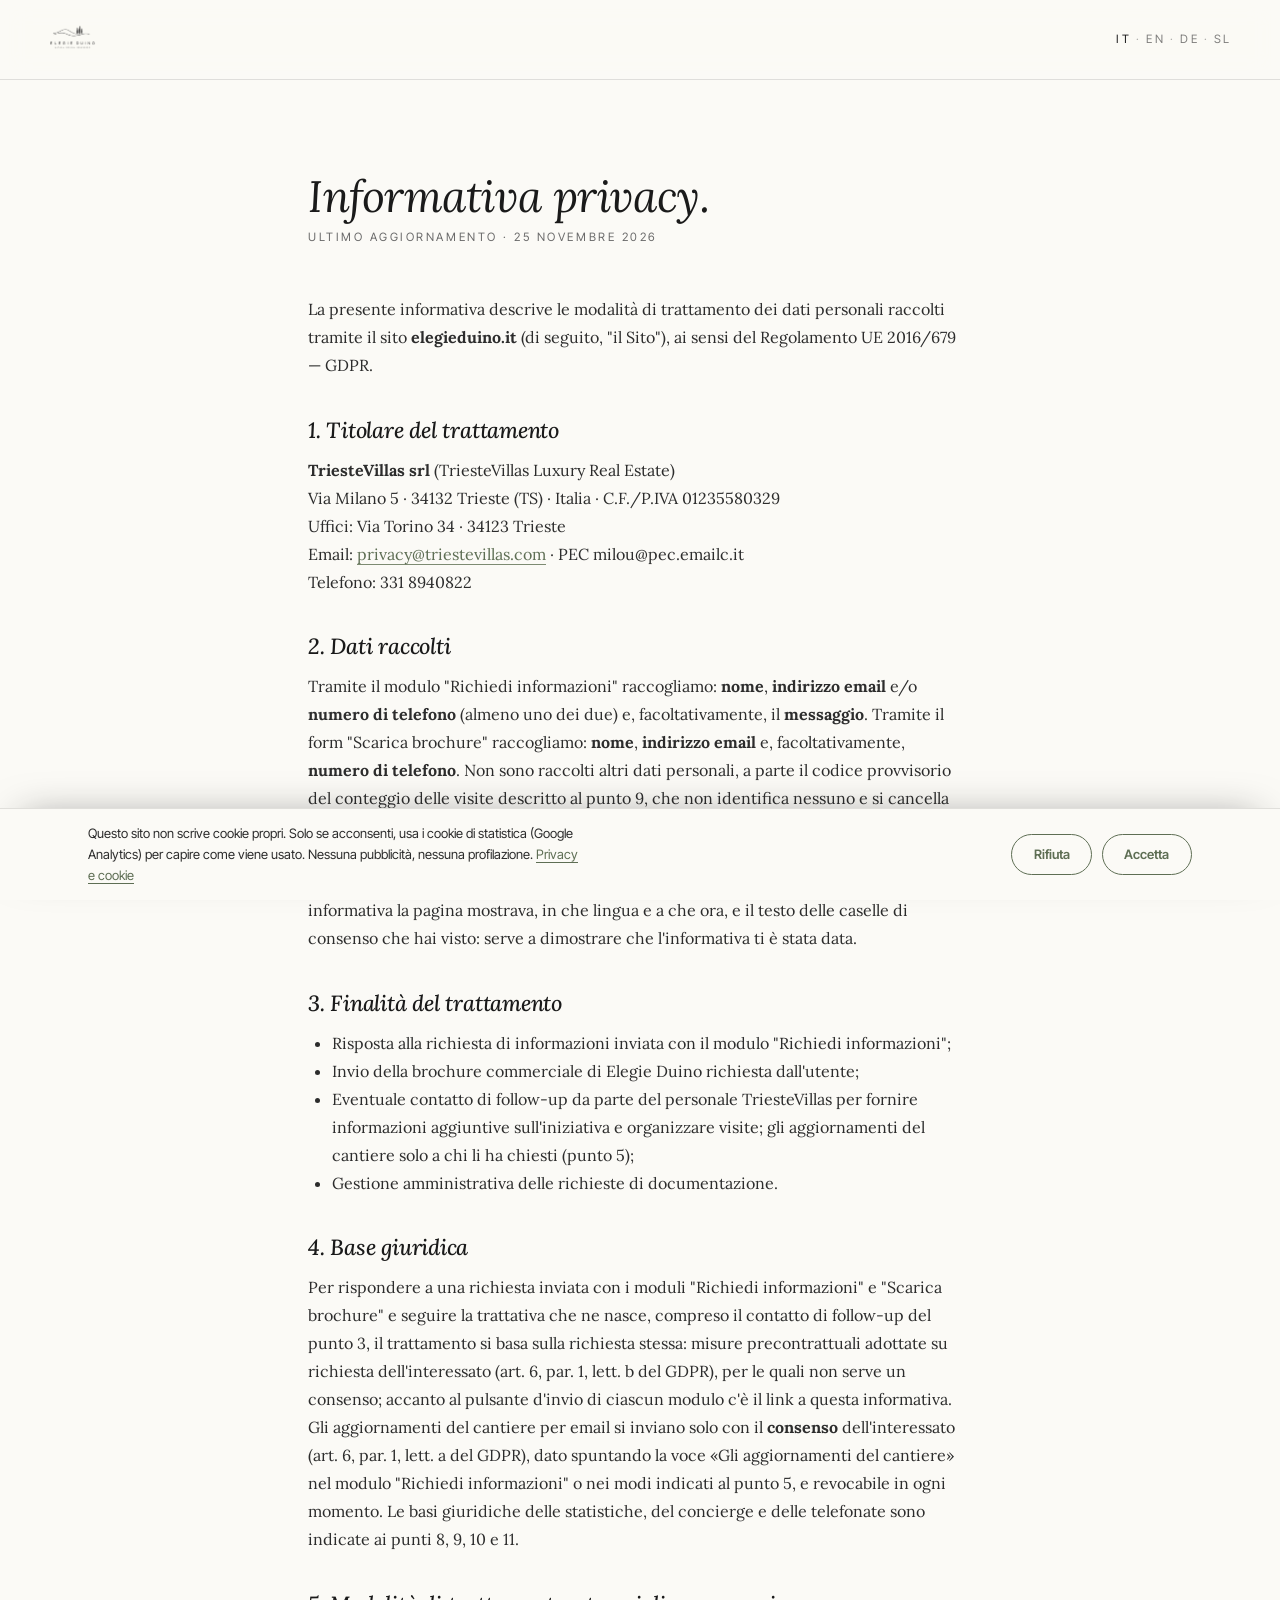
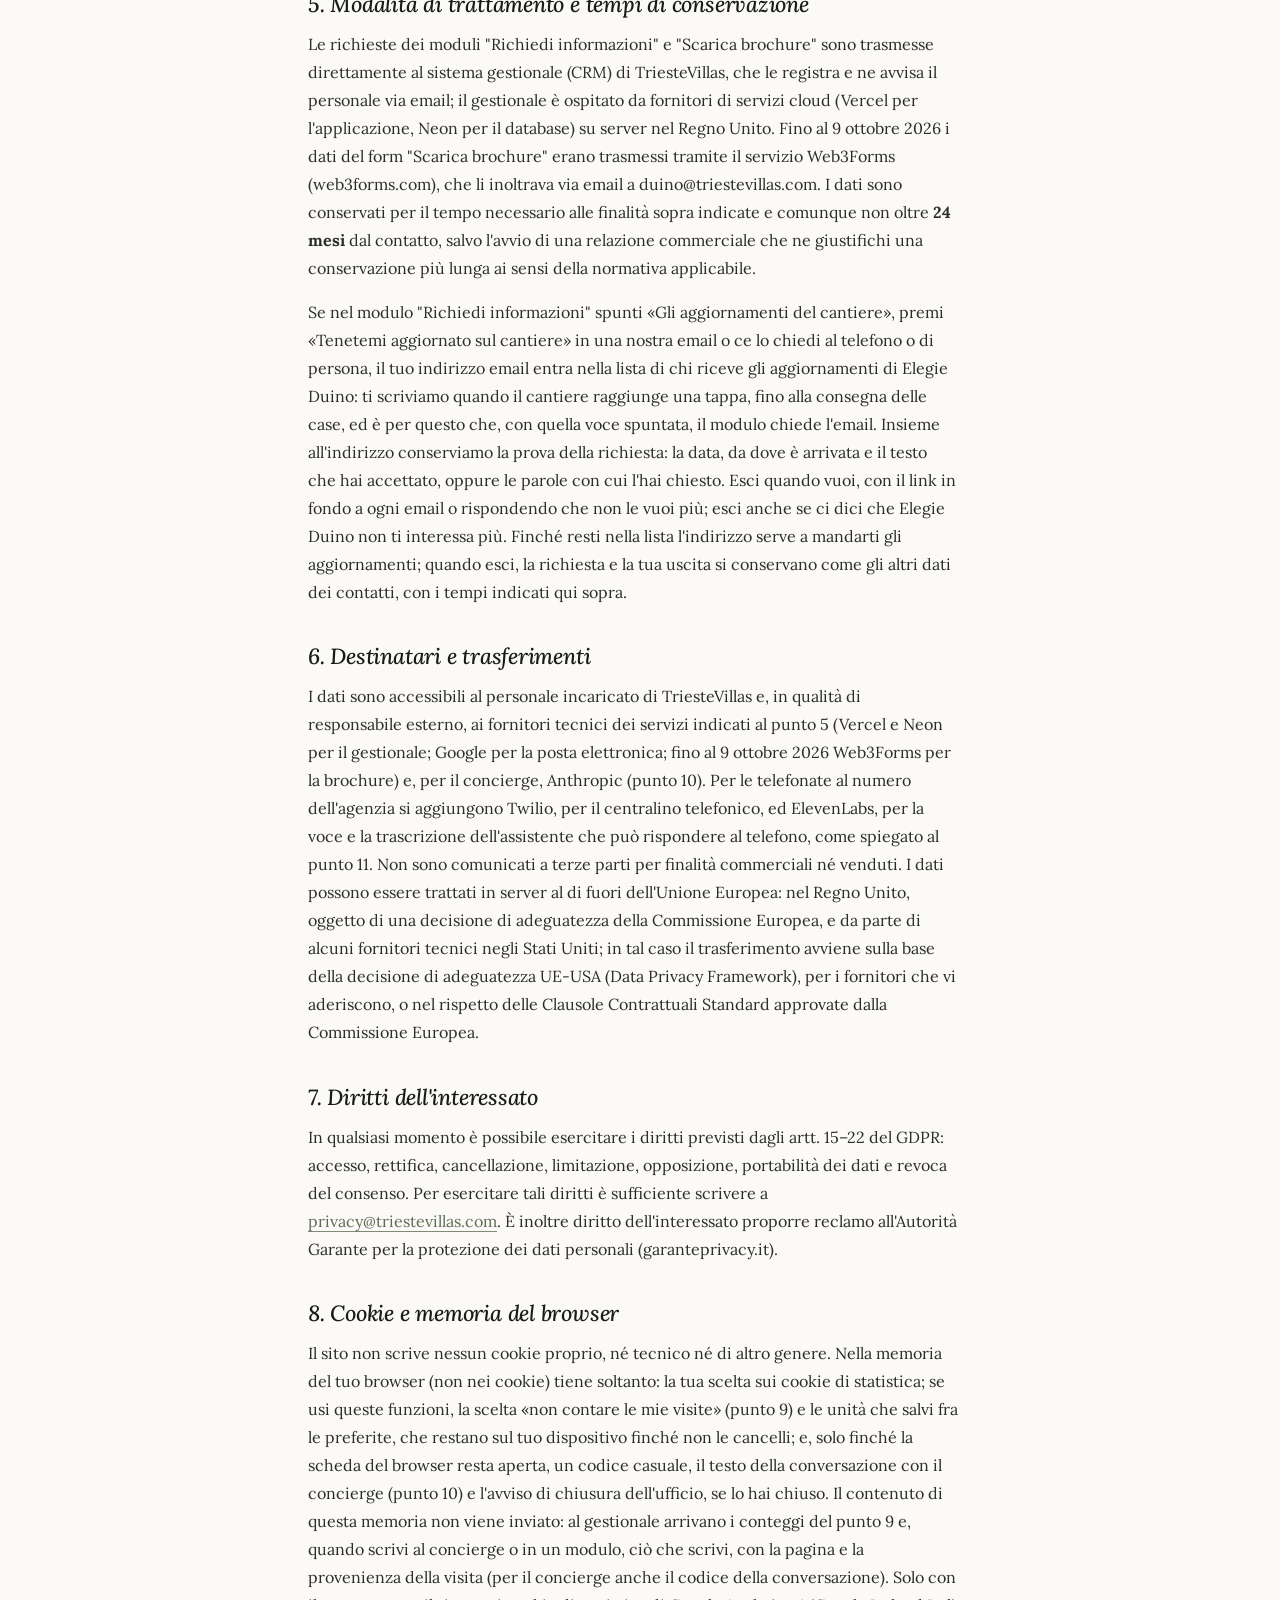
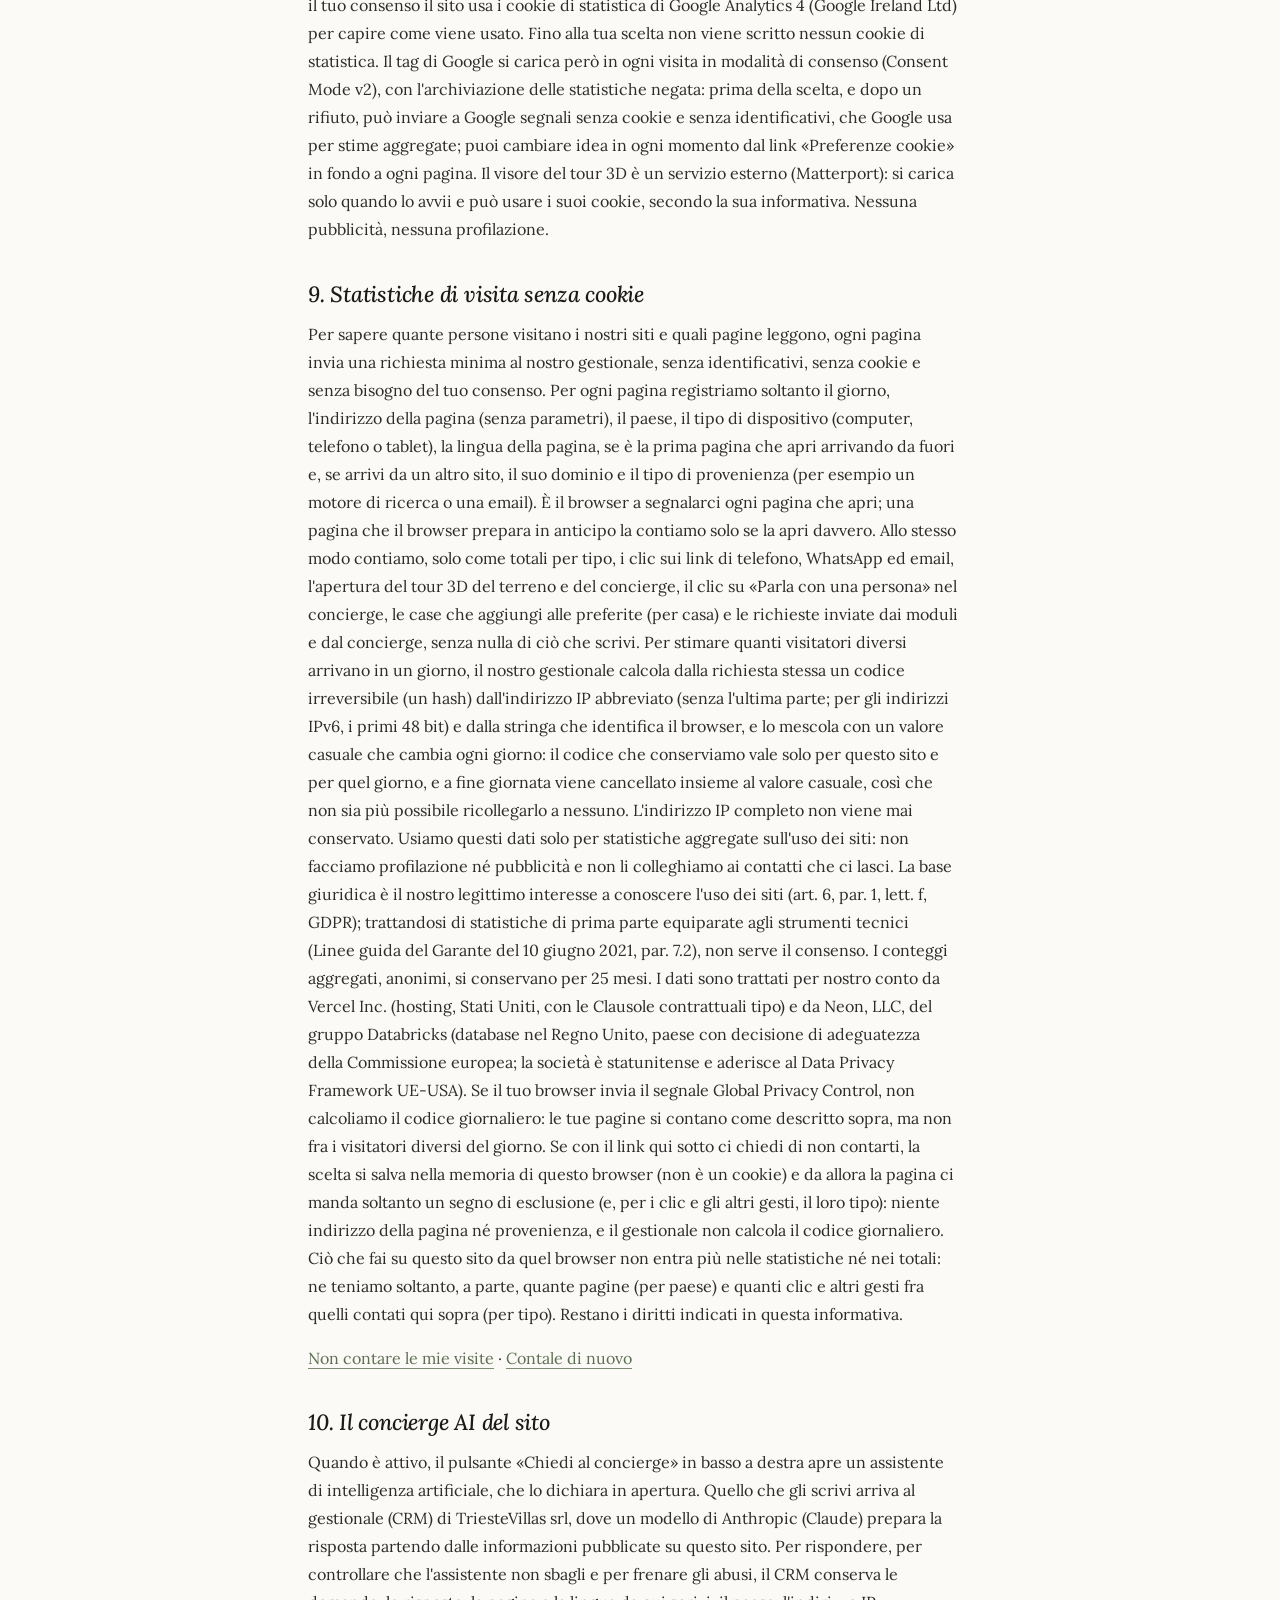
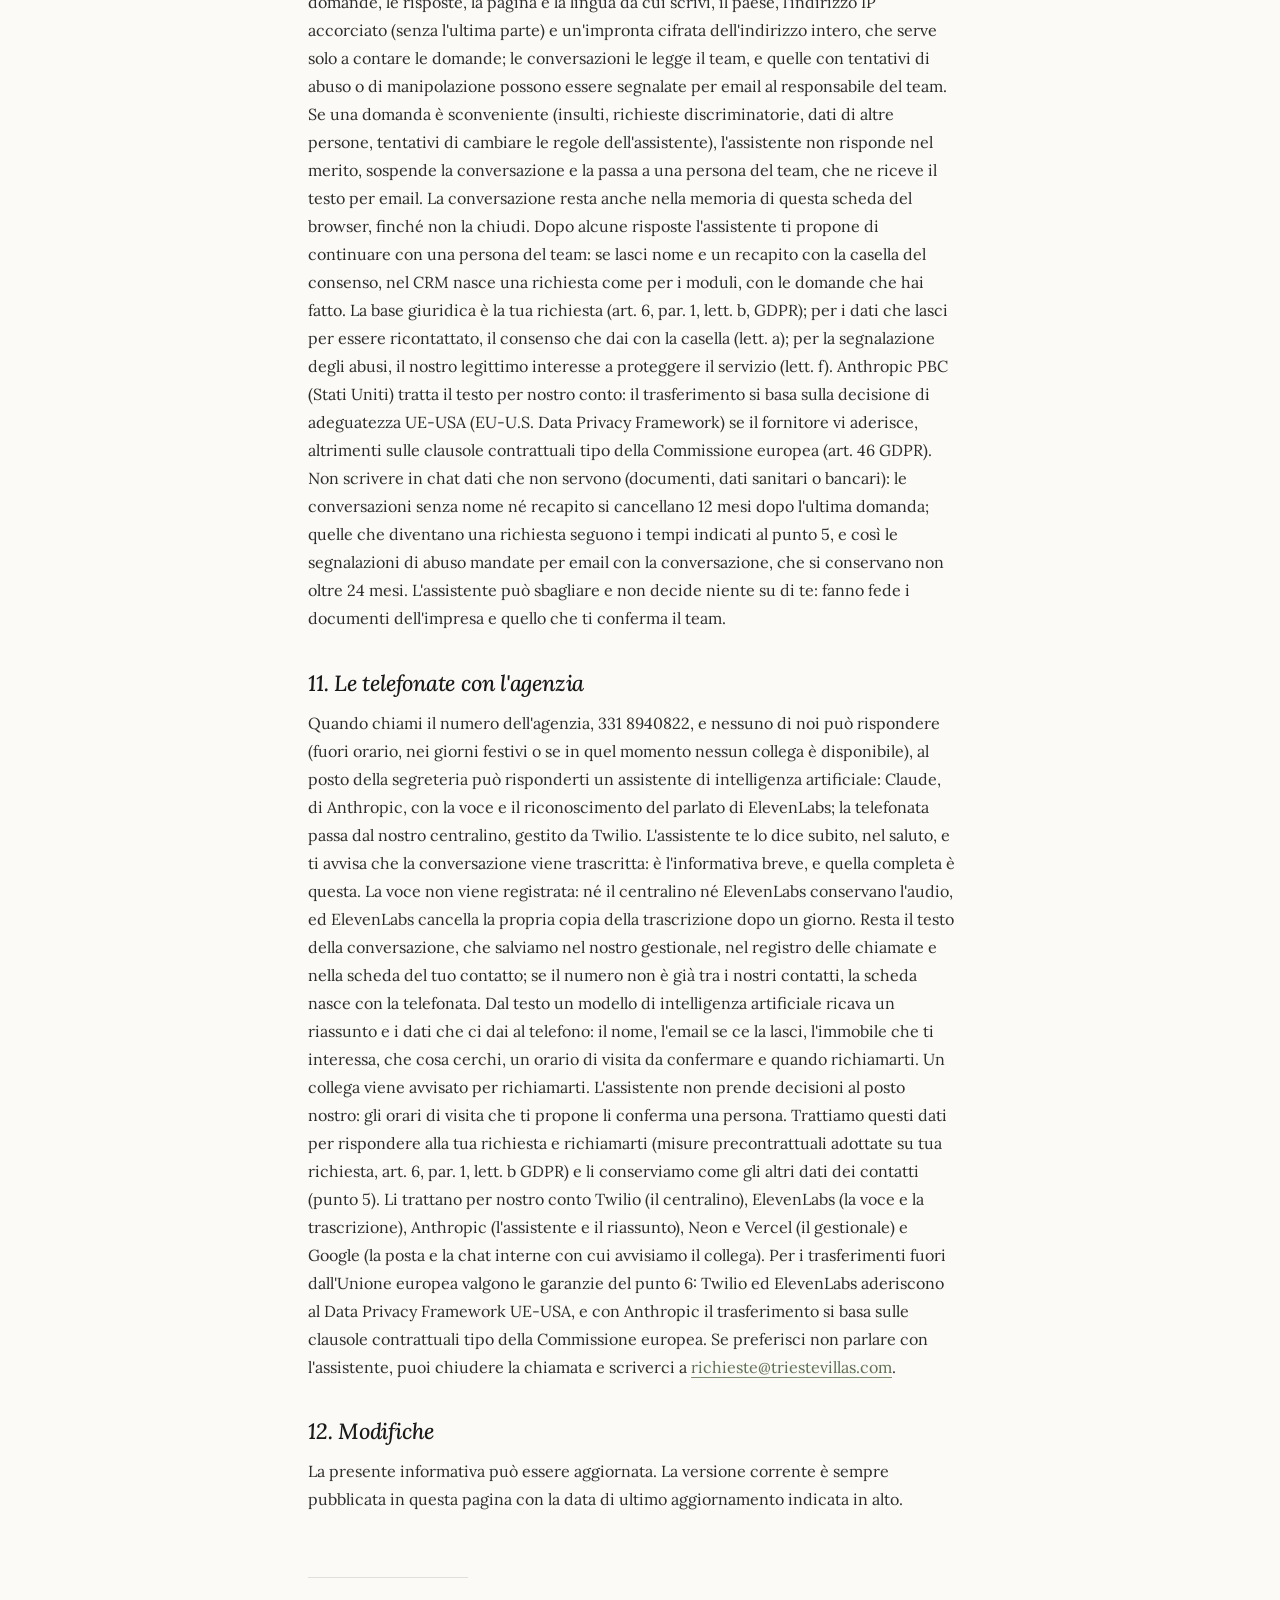
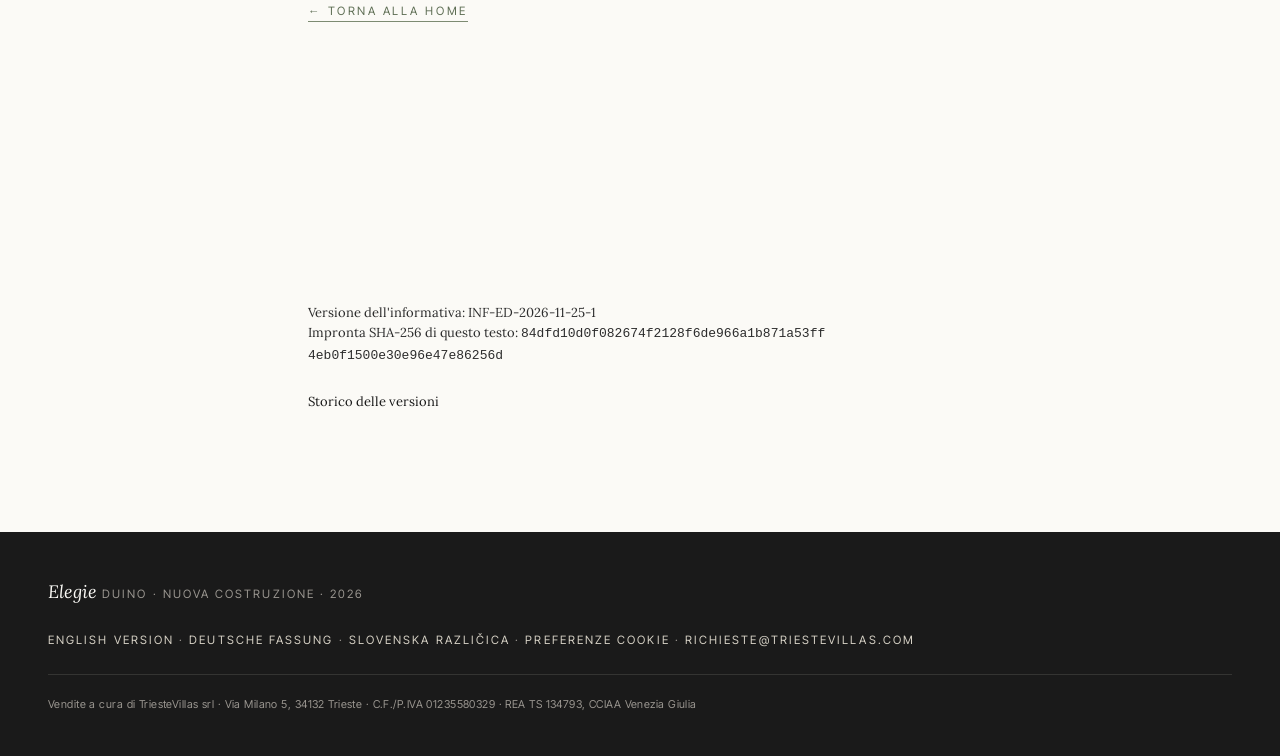
<file: privacy.html>
<!doctype html>
<html lang="it">
<head>
<meta charset="utf-8">
<meta name="viewport" content="width=device-width, initial-scale=1">
<meta name="google-site-verification" content="wDNn457_HwX7O_N0yoqqtISGwWY10QP7rJBd195c40k">
<title>Informativa Privacy — Elegie Duino</title>
<meta name="description" content="Informativa sul trattamento dei dati personali raccolti tramite il sito Elegie Duino, ai sensi del Regolamento UE 2016/679 (GDPR).">
<meta name="robots" content="noindex,follow">

<link rel="alternate" hreflang="it" href="https://elegieduino.it/privacy.html">
<link rel="alternate" hreflang="en" href="https://elegieduino.it/en/privacy.html">
<link rel="alternate" hreflang="de" href="https://elegieduino.it/de/privacy.html">
<link rel="alternate" hreflang="sl" href="https://elegieduino.it/sl/privacy.html">
<link rel="canonical" href="https://elegieduino.it/privacy.html">

<link rel="icon" type="image/x-icon" href="./assets/favicons/favicon.ico">
<link rel="icon" type="image/png" sizes="32x32" href="./assets/favicons/icon-32.png">
<link rel="icon" type="image/png" sizes="192x192" href="./assets/favicons/icon-192.png">
<link rel="icon" type="image/png" sizes="512x512" href="./assets/favicons/icon-512.png">
<link rel="apple-touch-icon" sizes="180x180" href="./assets/favicons/apple-touch-icon.png">
<meta name="theme-color" content="#fbfaf6">

<link rel="stylesheet" href="./assets/css/style.css">
</head>
<body>

<nav class="nav is-scrolled" id="nav">
  <a href="./" class="nav__brand" aria-label="Elegie Duino — Home">
    <picture><source type="image/webp" srcset="./assets/logos/resp/elegie-duino-alpha-100.webp 100w, ./assets/logos/resp/elegie-duino-alpha-150.webp 150w" sizes="50px"><img class="nav__logo" src="./assets/logos/resp/elegie-duino-alpha-100.png" srcset="./assets/logos/resp/elegie-duino-alpha-100.png 100w, ./assets/logos/resp/elegie-duino-alpha-150.png 150w" sizes="50px" alt="Elegie Duino" width="200" height="178"></picture>
  </a>
  <div class="nav__lang">
    <a href="./privacy.html" aria-current="true">IT</a><span>·</span><a href="./en/privacy.html">EN</a><span>·</span><a href="./de/privacy.html">DE</a><span>·</span><a href="./sl/privacy.html">SL</a>
  </div>
</nav>

<main class="legal">
  <div class="legal__container">
    <h1>Informativa privacy.</h1>
    <span class="legal__updated">Ultimo aggiornamento · 25 novembre 2026</span>

    <p>La presente informativa descrive le modalità di trattamento dei dati personali raccolti tramite il sito <strong>elegieduino.it</strong> (di seguito, "il Sito"), ai sensi del Regolamento UE 2016/679 — GDPR.</p>

    <h2>1. Titolare del trattamento</h2>
    <p><strong>TriesteVillas srl</strong> (TriesteVillas Luxury Real Estate)<br>
    Via Milano 5 · 34132 Trieste (TS) · Italia · C.F./P.IVA 01235580329<br>
    Uffici: Via Torino 34 · 34123 Trieste<br>
    Email: <a href="mailto:privacy@triestevillas.com">privacy@triestevillas.com</a> · PEC milou@pec.emailc.it<br>
    Telefono: 331 8940822</p>

    <h2>2. Dati raccolti</h2>
    <p>Tramite il modulo "Richiedi informazioni" raccogliamo: <strong>nome</strong>, <strong>indirizzo email</strong> e/o <strong>numero di telefono</strong> (almeno uno dei due) e, facoltativamente, il <strong>messaggio</strong>. Tramite il form "Scarica brochure" raccogliamo: <strong>nome</strong>, <strong>indirizzo email</strong> e, facoltativamente, <strong>numero di telefono</strong>. Non sono raccolti altri dati personali, a parte il codice provvisorio del conteggio delle visite descritto al punto 9, che non identifica nessuno e si cancella a fine giornata, e le conversazioni con il concierge descritte al punto 10. Per i cookie, e per le statistiche di Google Analytics che si attivano solo con il consenso, vedi il punto 8. Quando invii un modulo, registriamo insieme alla richiesta quale versione di questa informativa la pagina mostrava, in che lingua e a che ora, e il testo delle caselle di consenso che hai visto: serve a dimostrare che l'informativa ti è stata data.</p>

    <h2>3. Finalità del trattamento</h2>
    <ul>
      <li>Risposta alla richiesta di informazioni inviata con il modulo "Richiedi informazioni";</li>
      <li>Invio della brochure commerciale di Elegie Duino richiesta dall'utente;</li>
      <li>Eventuale contatto di follow-up da parte del personale TriesteVillas per fornire informazioni aggiuntive sull'iniziativa e organizzare visite; gli aggiornamenti del cantiere solo a chi li ha chiesti (punto 5);</li>
      <li>Gestione amministrativa delle richieste di documentazione.</li>
    </ul>

    <h2>4. Base giuridica</h2>
    <p>Per rispondere a una richiesta inviata con i moduli "Richiedi informazioni" e "Scarica brochure" e seguire la trattativa che ne nasce, compreso il contatto di follow-up del punto 3, il trattamento si basa sulla richiesta stessa: misure precontrattuali adottate su richiesta dell'interessato (art. 6, par. 1, lett. b del GDPR), per le quali non serve un consenso; accanto al pulsante d'invio di ciascun modulo c'è il link a questa informativa. Gli aggiornamenti del cantiere per email si inviano solo con il <strong>consenso</strong> dell'interessato (art. 6, par. 1, lett. a del GDPR), dato spuntando la voce «Gli aggiornamenti del cantiere» nel modulo "Richiedi informazioni" o nei modi indicati al punto 5, e revocabile in ogni momento. Le basi giuridiche delle statistiche, del concierge e delle telefonate sono indicate ai punti 8, 9, 10 e 11.</p>

    <h2>5. Modalità di trattamento e tempi di conservazione</h2>
    <p>Le richieste dei moduli "Richiedi informazioni" e "Scarica brochure" sono trasmesse direttamente al sistema gestionale (CRM) di TriesteVillas, che le registra e ne avvisa il personale via email; il gestionale è ospitato da fornitori di servizi cloud (Vercel per l'applicazione, Neon per il database) su server nel Regno Unito. Fino al 9 ottobre 2026 i dati del form "Scarica brochure" erano trasmessi tramite il servizio Web3Forms (web3forms.com), che li inoltrava via email a duino@triestevillas.com. I dati sono conservati per il tempo necessario alle finalità sopra indicate e comunque non oltre <strong>24 mesi</strong> dal contatto, salvo l'avvio di una relazione commerciale che ne giustifichi una conservazione più lunga ai sensi della normativa applicabile.</p>
    <p>Se nel modulo "Richiedi informazioni" spunti «Gli aggiornamenti del cantiere», premi «Tenetemi aggiornato sul cantiere» in una nostra email o ce lo chiedi al telefono o di persona, il tuo indirizzo email entra nella lista di chi riceve gli aggiornamenti di Elegie Duino: ti scriviamo quando il cantiere raggiunge una tappa, fino alla consegna delle case, ed è per questo che, con quella voce spuntata, il modulo chiede l'email. Insieme all'indirizzo conserviamo la prova della richiesta: la data, da dove è arrivata e il testo che hai accettato, oppure le parole con cui l'hai chiesto. Esci quando vuoi, con il link in fondo a ogni email o rispondendo che non le vuoi più; esci anche se ci dici che Elegie Duino non ti interessa più. Finché resti nella lista l'indirizzo serve a mandarti gli aggiornamenti; quando esci, la richiesta e la tua uscita si conservano come gli altri dati dei contatti, con i tempi indicati qui sopra.</p>

    <h2>6. Destinatari e trasferimenti</h2>
    <p>I dati sono accessibili al personale incaricato di TriesteVillas e, in qualità di responsabile esterno, ai fornitori tecnici dei servizi indicati al punto 5 (Vercel e Neon per il gestionale; Google per la posta elettronica; fino al 9 ottobre 2026 Web3Forms per la brochure) e, per il concierge, Anthropic (punto 10). Per le telefonate al numero dell'agenzia si aggiungono Twilio, per il centralino telefonico, ed ElevenLabs, per la voce e la trascrizione dell'assistente che può rispondere al telefono, come spiegato al punto 11. Non sono comunicati a terze parti per finalità commerciali né venduti. I dati possono essere trattati in server al di fuori dell'Unione Europea: nel Regno Unito, oggetto di una decisione di adeguatezza della Commissione Europea, e da parte di alcuni fornitori tecnici negli Stati Uniti; in tal caso il trasferimento avviene sulla base della decisione di adeguatezza UE-USA (Data Privacy Framework), per i fornitori che vi aderiscono, o nel rispetto delle Clausole Contrattuali Standard approvate dalla Commissione Europea.</p>

    <h2>7. Diritti dell'interessato</h2>
    <p>In qualsiasi momento è possibile esercitare i diritti previsti dagli artt. 15–22 del GDPR: accesso, rettifica, cancellazione, limitazione, opposizione, portabilità dei dati e revoca del consenso. Per esercitare tali diritti è sufficiente scrivere a <a href="mailto:privacy@triestevillas.com">privacy@triestevillas.com</a>. È inoltre diritto dell'interessato proporre reclamo all'Autorità Garante per la protezione dei dati personali (garanteprivacy.it).</p>

    <h2>8. Cookie e memoria del browser</h2>
    <p>Il sito non scrive nessun cookie proprio, né tecnico né di altro genere. Nella memoria del tuo browser (non nei cookie) tiene soltanto: la tua scelta sui cookie di statistica; se usi queste funzioni, la scelta «non contare le mie visite» (punto 9) e le unità che salvi fra le preferite, che restano sul tuo dispositivo finché non le cancelli; e, solo finché la scheda del browser resta aperta, un codice casuale, il testo della conversazione con il concierge (punto 10) e l'avviso di chiusura dell'ufficio, se lo hai chiuso. Il contenuto di questa memoria non viene inviato: al gestionale arrivano i conteggi del punto 9 e, quando scrivi al concierge o in un modulo, ciò che scrivi, con la pagina e la provenienza della visita (per il concierge anche il codice della conversazione). Solo con il tuo consenso il sito usa i cookie di statistica di Google Analytics 4 (Google Ireland Ltd) per capire come viene usato. Fino alla tua scelta non viene scritto nessun cookie di statistica. Il tag di Google si carica però in ogni visita in modalità di consenso (Consent Mode v2), con l'archiviazione delle statistiche negata: prima della scelta, e dopo un rifiuto, può inviare a Google segnali senza cookie e senza identificativi, che Google usa per stime aggregate; puoi cambiare idea in ogni momento dal link «Preferenze cookie» in fondo a ogni pagina. Il visore del tour 3D è un servizio esterno (Matterport): si carica solo quando lo avvii e può usare i suoi cookie, secondo la sua informativa. Nessuna pubblicità, nessuna profilazione.</p>
    <h2 id="contatore">9. Statistiche di visita senza cookie</h2>
    <p>Per sapere quante persone visitano i nostri siti e quali pagine leggono, ogni pagina invia una richiesta minima al nostro gestionale, senza identificativi, senza cookie e senza bisogno del tuo consenso. Per ogni pagina registriamo soltanto il giorno, l'indirizzo della pagina (senza parametri), il paese, il tipo di dispositivo (computer, telefono o tablet), la lingua della pagina, se è la prima pagina che apri arrivando da fuori e, se arrivi da un altro sito, il suo dominio e il tipo di provenienza (per esempio un motore di ricerca o una email). È il browser a segnalarci ogni pagina che apri; una pagina che il browser prepara in anticipo la contiamo solo se la apri davvero. Allo stesso modo contiamo, solo come totali per tipo, i clic sui link di telefono, WhatsApp ed email, l'apertura del tour 3D del terreno e del concierge, il clic su «Parla con una persona» nel concierge, le case che aggiungi alle preferite (per casa) e le richieste inviate dai moduli e dal concierge, senza nulla di ciò che scrivi. Per stimare quanti visitatori diversi arrivano in un giorno, il nostro gestionale calcola dalla richiesta stessa un codice irreversibile (un hash) dall'indirizzo IP abbreviato (senza l'ultima parte; per gli indirizzi IPv6, i primi 48 bit) e dalla stringa che identifica il browser, e lo mescola con un valore casuale che cambia ogni giorno: il codice che conserviamo vale solo per questo sito e per quel giorno, e a fine giornata viene cancellato insieme al valore casuale, così che non sia più possibile ricollegarlo a nessuno. L'indirizzo IP completo non viene mai conservato. Usiamo questi dati solo per statistiche aggregate sull'uso dei siti: non facciamo profilazione né pubblicità e non li colleghiamo ai contatti che ci lasci. La base giuridica è il nostro legittimo interesse a conoscere l'uso dei siti (art. 6, par. 1, lett. f, GDPR); trattandosi di statistiche di prima parte equiparate agli strumenti tecnici (Linee guida del Garante del 10 giugno 2021, par. 7.2), non serve il consenso. I conteggi aggregati, anonimi, si conservano per 25 mesi. I dati sono trattati per nostro conto da Vercel Inc. (hosting, Stati Uniti, con le Clausole contrattuali tipo) e da Neon, LLC, del gruppo Databricks (database nel Regno Unito, paese con decisione di adeguatezza della Commissione europea; la società è statunitense e aderisce al Data Privacy Framework UE-USA). Se il tuo browser invia il segnale Global Privacy Control, non calcoliamo il codice giornaliero: le tue pagine si contano come descritto sopra, ma non fra i visitatori diversi del giorno. Se con il link qui sotto ci chiedi di non contarti, la scelta si salva nella memoria di questo browser (non è un cookie) e da allora la pagina ci manda soltanto un segno di esclusione (e, per i clic e gli altri gesti, il loro tipo): niente indirizzo della pagina né provenienza, e il gestionale non calcola il codice giornaliero. Ciò che fai su questo sito da quel browser non entra più nelle statistiche né nei totali: ne teniamo soltanto, a parte, quante pagine (per paese) e quanti clic e altri gesti fra quelli contati qui sopra (per tipo). Restano i diritti indicati in questa informativa.</p>
    <p><a href="#contatore" data-contatore="no" rel="nofollow">Non contare le mie visite</a> · <a href="#contatore" data-contatore="si" rel="nofollow">Contale di nuovo</a></p>
    <p data-contatore-esito role="status" hidden></p>
    <h2 id="concierge">10. Il concierge AI del sito</h2>
    <p>Quando è attivo, il pulsante «Chiedi al concierge» in basso a destra apre un assistente di intelligenza artificiale, che lo dichiara in apertura. Quello che gli scrivi arriva al gestionale (CRM) di TriesteVillas srl, dove un modello di Anthropic (Claude) prepara la risposta partendo dalle informazioni pubblicate su questo sito. Per rispondere, per controllare che l'assistente non sbagli e per frenare gli abusi, il CRM conserva le domande, le risposte, la pagina e la lingua da cui scrivi, il paese, l'indirizzo IP accorciato (senza l'ultima parte) e un'impronta cifrata dell'indirizzo intero, che serve solo a contare le domande; le conversazioni le legge il team, e quelle con tentativi di abuso o di manipolazione possono essere segnalate per email al responsabile del team. Se una domanda è sconveniente (insulti, richieste discriminatorie, dati di altre persone, tentativi di cambiare le regole dell'assistente), l'assistente non risponde nel merito, sospende la conversazione e la passa a una persona del team, che ne riceve il testo per email. La conversazione resta anche nella memoria di questa scheda del browser, finché non la chiudi. Dopo alcune risposte l'assistente ti propone di continuare con una persona del team: se lasci nome e un recapito con la casella del consenso, nel CRM nasce una richiesta come per i moduli, con le domande che hai fatto. La base giuridica è la tua richiesta (art. 6, par. 1, lett. b, GDPR); per i dati che lasci per essere ricontattato, il consenso che dai con la casella (lett. a); per la segnalazione degli abusi, il nostro legittimo interesse a proteggere il servizio (lett. f). Anthropic PBC (Stati Uniti) tratta il testo per nostro conto: il trasferimento si basa sulla decisione di adeguatezza UE-USA (EU-U.S. Data Privacy Framework) se il fornitore vi aderisce, altrimenti sulle clausole contrattuali tipo della Commissione europea (art. 46 GDPR). Non scrivere in chat dati che non servono (documenti, dati sanitari o bancari): le conversazioni senza nome né recapito si cancellano 12 mesi dopo l'ultima domanda; quelle che diventano una richiesta seguono i tempi indicati al punto 5, e così le segnalazioni di abuso mandate per email con la conversazione, che si conservano non oltre 24 mesi. L'assistente può sbagliare e non decide niente su di te: fanno fede i documenti dell'impresa e quello che ti conferma il team.</p>
    <h2 id="telefonate">11. Le telefonate con l'agenzia</h2>
    <p>Quando chiami il numero dell'agenzia, 331 8940822, e nessuno di noi può rispondere (fuori orario, nei giorni festivi o se in quel momento nessun collega è disponibile), al posto della segreteria può risponderti un assistente di intelligenza artificiale: Claude, di Anthropic, con la voce e il riconoscimento del parlato di ElevenLabs; la telefonata passa dal nostro centralino, gestito da Twilio. L'assistente te lo dice subito, nel saluto, e ti avvisa che la conversazione viene trascritta: è l'informativa breve, e quella completa è questa. La voce non viene registrata: né il centralino né ElevenLabs conservano l'audio, ed ElevenLabs cancella la propria copia della trascrizione dopo un giorno. Resta il testo della conversazione, che salviamo nel nostro gestionale, nel registro delle chiamate e nella scheda del tuo contatto; se il numero non è già tra i nostri contatti, la scheda nasce con la telefonata. Dal testo un modello di intelligenza artificiale ricava un riassunto e i dati che ci dai al telefono: il nome, l'email se ce la lasci, l'immobile che ti interessa, che cosa cerchi, un orario di visita da confermare e quando richiamarti. Un collega viene avvisato per richiamarti. L'assistente non prende decisioni al posto nostro: gli orari di visita che ti propone li conferma una persona. Trattiamo questi dati per rispondere alla tua richiesta e richiamarti (misure precontrattuali adottate su tua richiesta, art. 6, par. 1, lett. b GDPR) e li conserviamo come gli altri dati dei contatti (punto 5). Li trattano per nostro conto Twilio (il centralino), ElevenLabs (la voce e la trascrizione), Anthropic (l'assistente e il riassunto), Neon e Vercel (il gestionale) e Google (la posta e la chat interne con cui avvisiamo il collega). Per i trasferimenti fuori dall'Unione europea valgono le garanzie del punto 6: Twilio ed ElevenLabs aderiscono al Data Privacy Framework UE-USA, e con Anthropic il trasferimento si basa sulle clausole contrattuali tipo della Commissione europea. Se preferisci non parlare con l'assistente, puoi chiudere la chiamata e scriverci a <a href="mailto:richieste@triestevillas.com">richieste@triestevillas.com</a>.</p>
    <h2>12. Modifiche</h2>
    <p>La presente informativa può essere aggiornata. La versione corrente è sempre pubblicata in questa pagina con la data di ultimo aggiornamento indicata in alto.</p>

    <a class="legal__back" href="./">← Torna alla home</a>
  </div>
</main>

<!-- INF-1:inizio — scritto da scripts/informativa.mjs --scrivi, non si corregge a mano -->
<section class="legal legal--versione" aria-label="Versione dell'informativa" data-informativa-versione="INF-ED-2026-11-25-1" data-informativa-impronta="84dfd10d0f082674f2128f6de966a1b871a53ff4eb0f1500e30e96e47e86256d">
  <div class="legal__container">
    <p style="font-size:13px;line-height:1.6">Versione dell'informativa: INF-ED-2026-11-25-1<br>Impronta SHA-256 di questo testo: <code style="overflow-wrap:anywhere;word-break:break-all">84dfd10d0f082674f2128f6de966a1b871a53ff4eb0f1500e30e96e47e86256d</code></p>
    <details style="font-size:13px;line-height:1.6"><summary style="cursor:pointer;min-height:44px;display:flex;align-items:center">Storico delle versioni</summary><ol><li><strong>INF-ED-2026-11-25-1</strong> · in vigore · dal 25/11/2026, 14:01<br>Prima versione con un'etichetta: a ogni invio registriamo quale versione dell'informativa la pagina mostrava, la lingua, l'ora e il testo delle caselle di consenso; per rispondere a una richiesta la base sono le misure precontrattuali, gli aggiornamenti del cantiere solo col consenso; versione e impronta del testo in fondo alla pagina.<br>Impronta SHA-256: <code style="overflow-wrap:anywhere;word-break:break-all">84dfd10d0f082674f2128f6de966a1b871a53ff4eb0f1500e30e96e47e86256d</code></li></ol><p>Il testo integrale di una versione precedente si può chiedere a privacy@triestevillas.com.</p></details>
  </div>
</section>
<!-- INF-1:fine -->

<footer class="footer">
  <div class="footer__inner">
    <div>
      <span class="footer__brand">Elegie</span> Duino · Nuova Costruzione · 2026
    </div>
    <div>
      <a href="./en/privacy.html">English version</a> · <a href="./de/privacy.html">Deutsche Fassung</a> · <a href="./sl/privacy.html">Slovenska različica</a> · <a href="#" data-cc-prefs>Preferenze cookie</a> · <a href="mailto:richieste@triestevillas.com">richieste@triestevillas.com</a>
    </div>
  </div>
  <p class="footer__legal">Vendite a cura di TriesteVillas srl · Via Milano 5, 34132 Trieste · C.F./P.IVA 01235580329 · REA TS 134793, CCIAA Venezia Giulia</p>
</footer>

<script src="./assets/js/consenso.js" data-ga="G-YL07ZJ3PVX"></script>
<script src="./assets/js/contatore.js" defer></script>
</body>
</html>
</file>
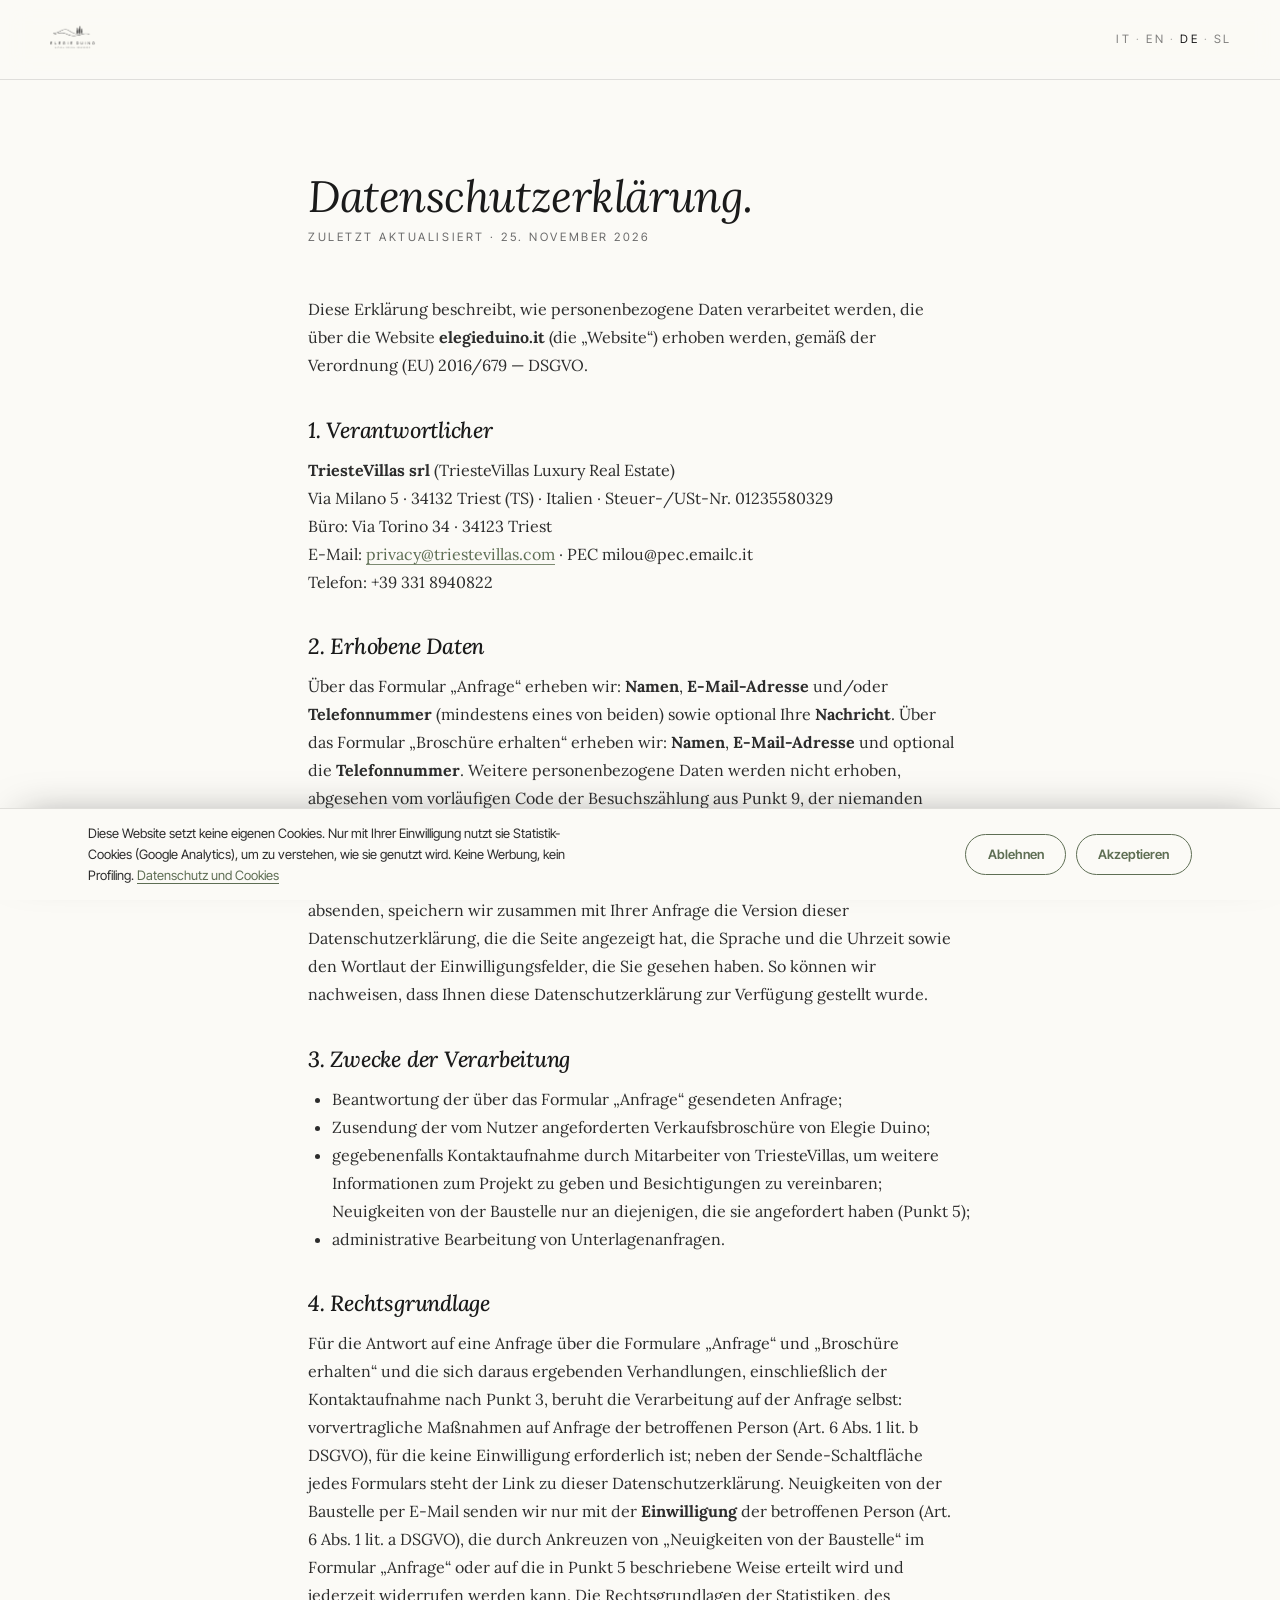
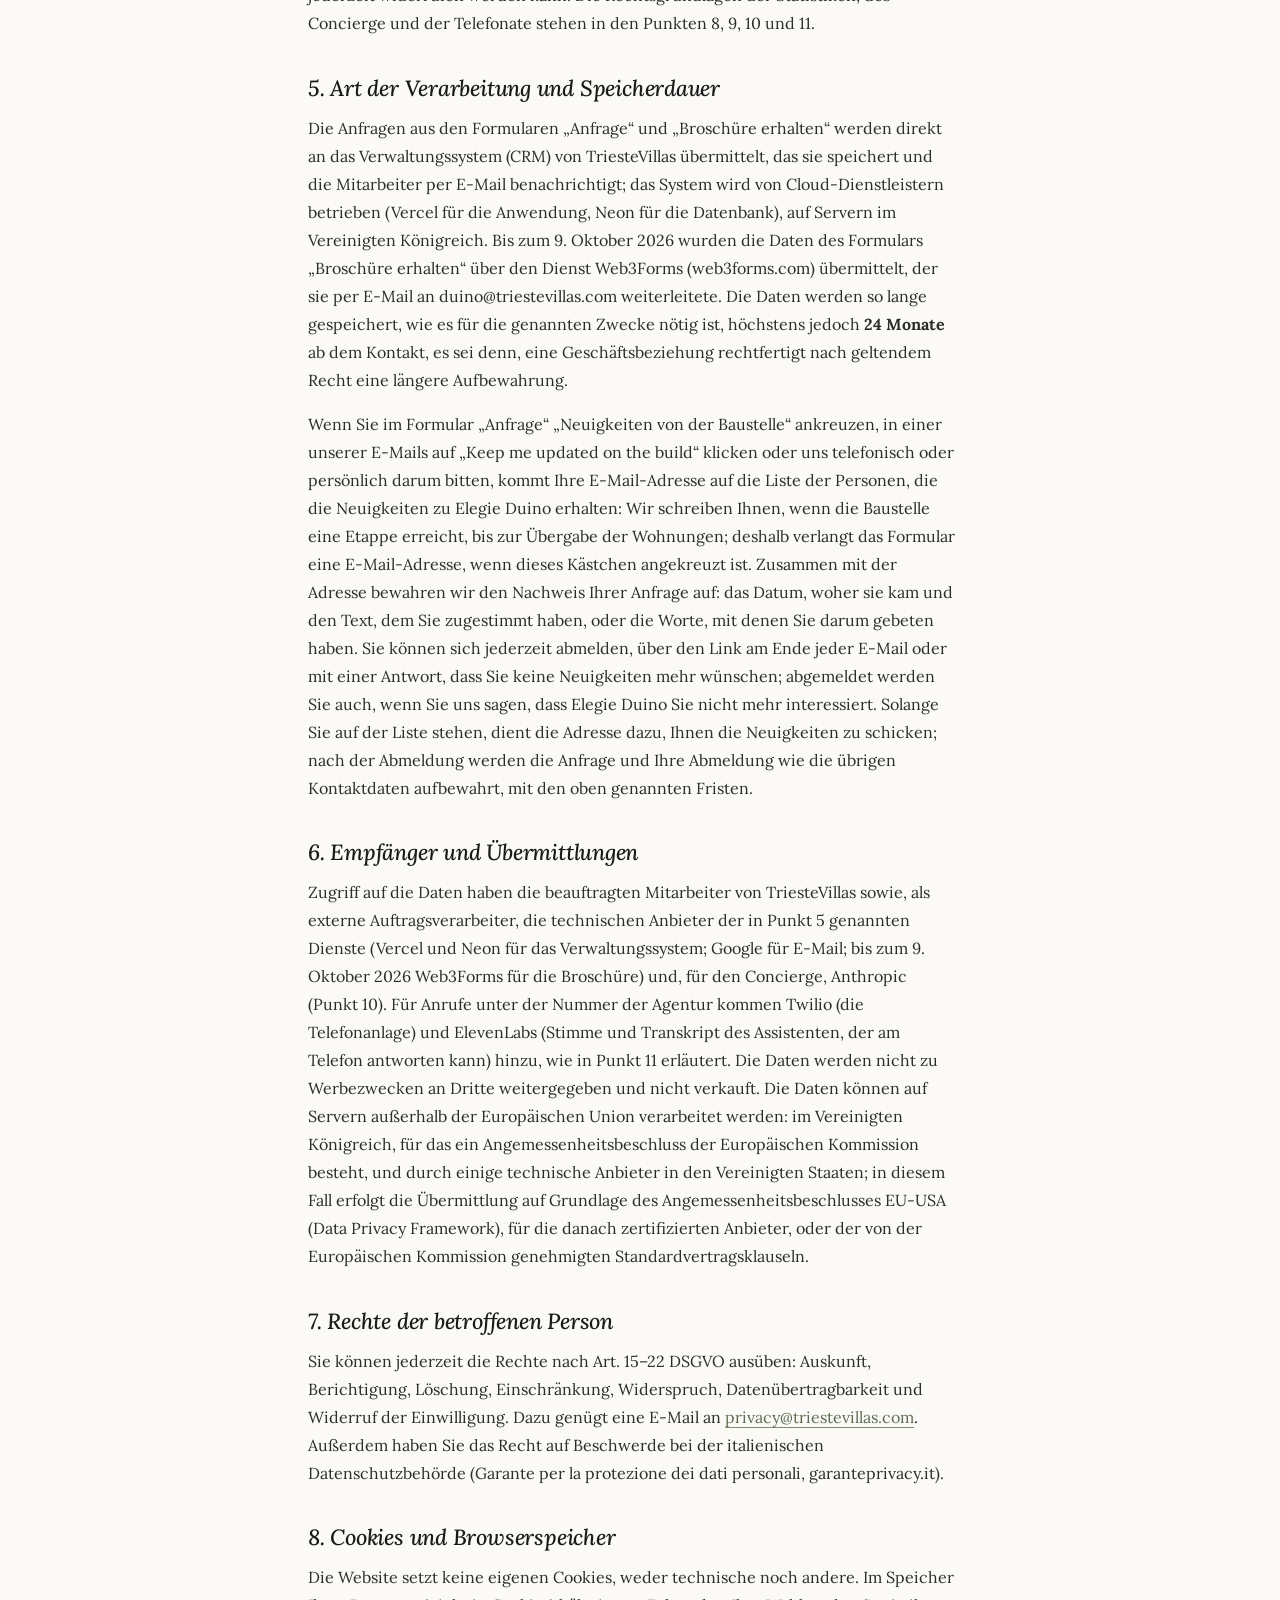
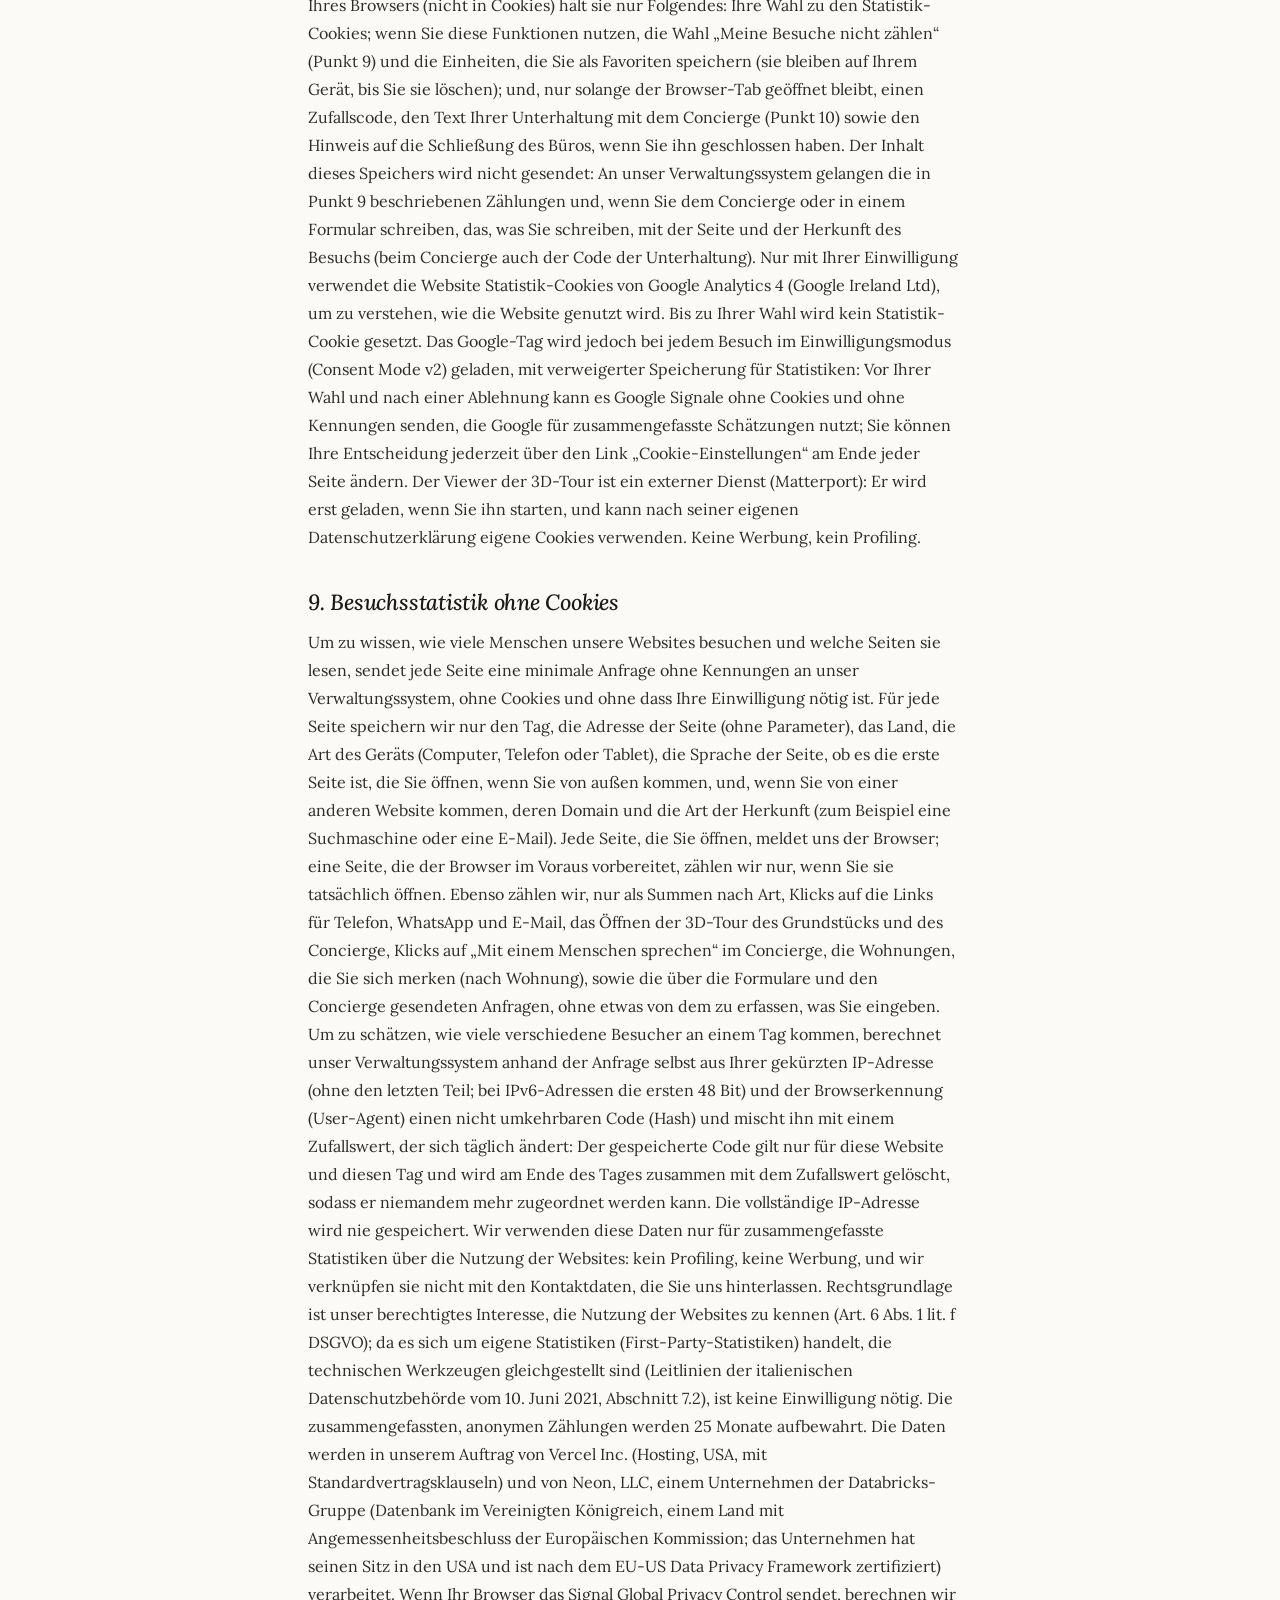
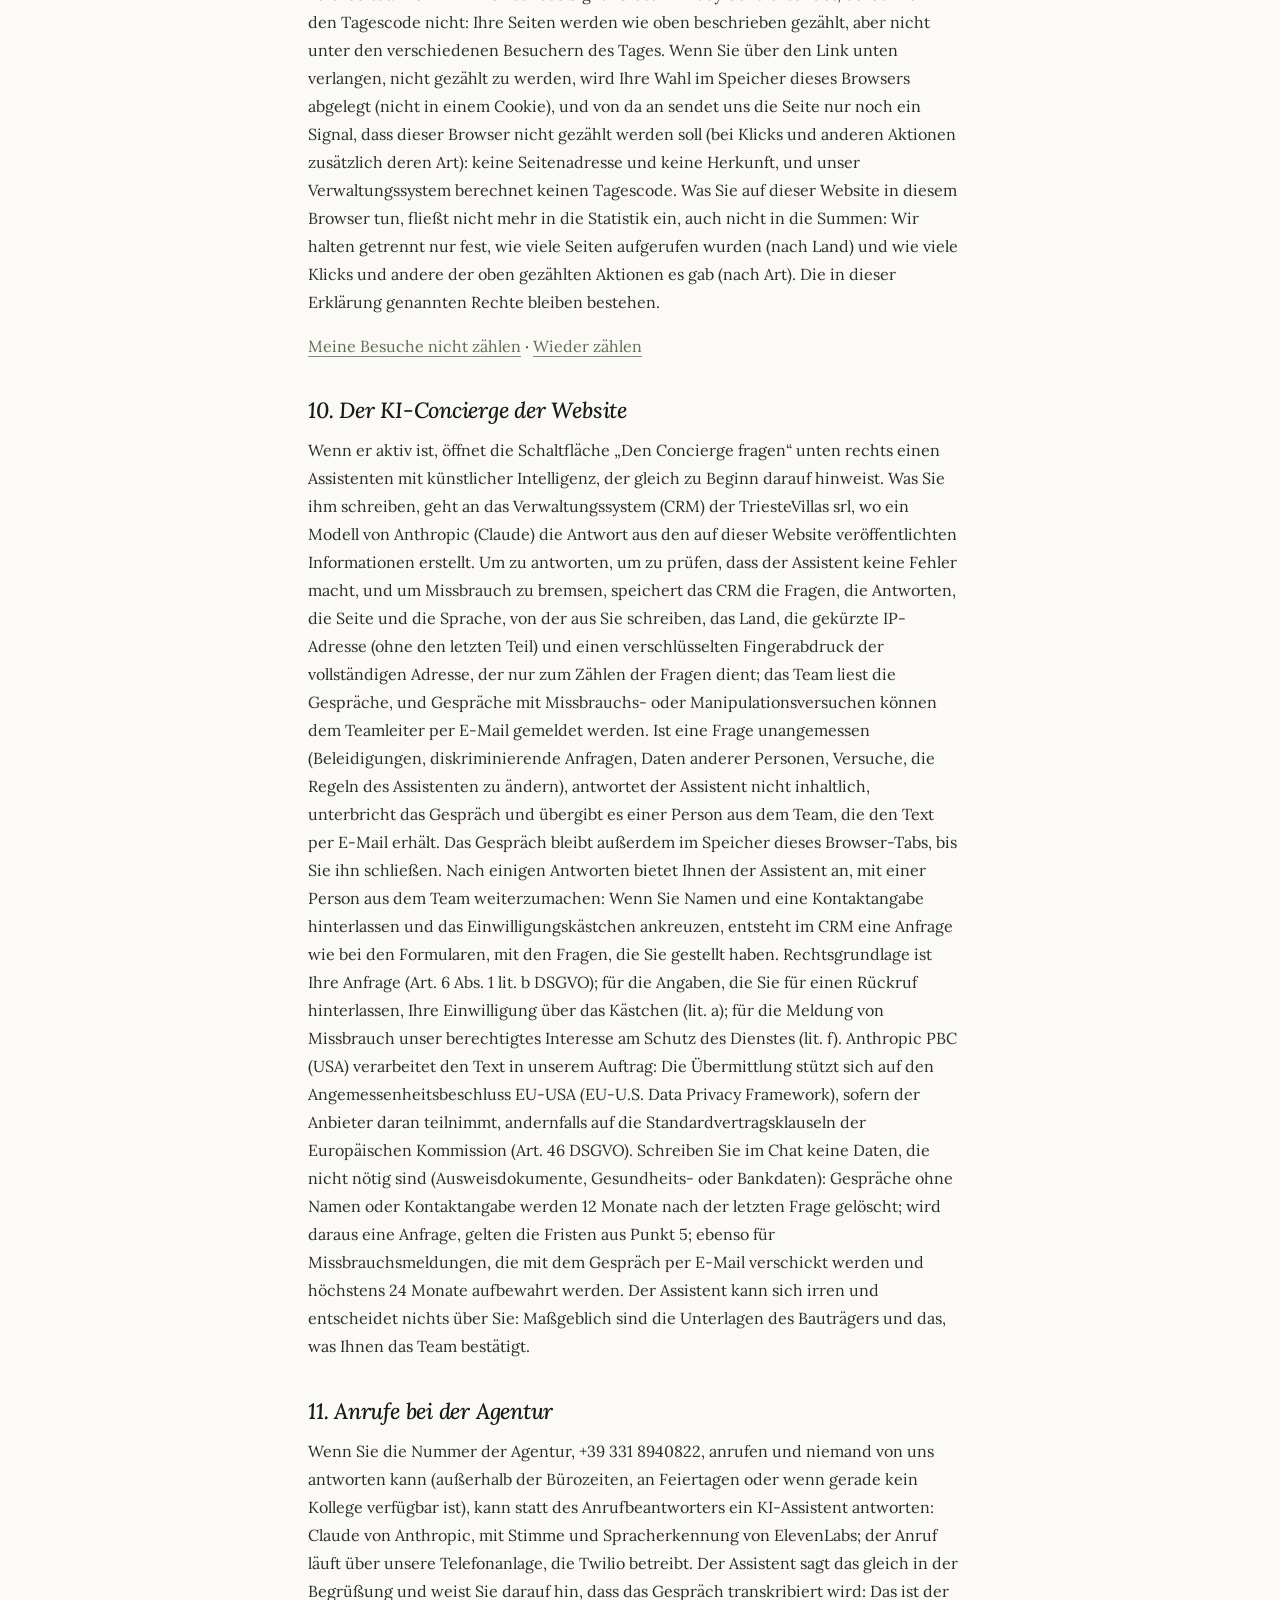
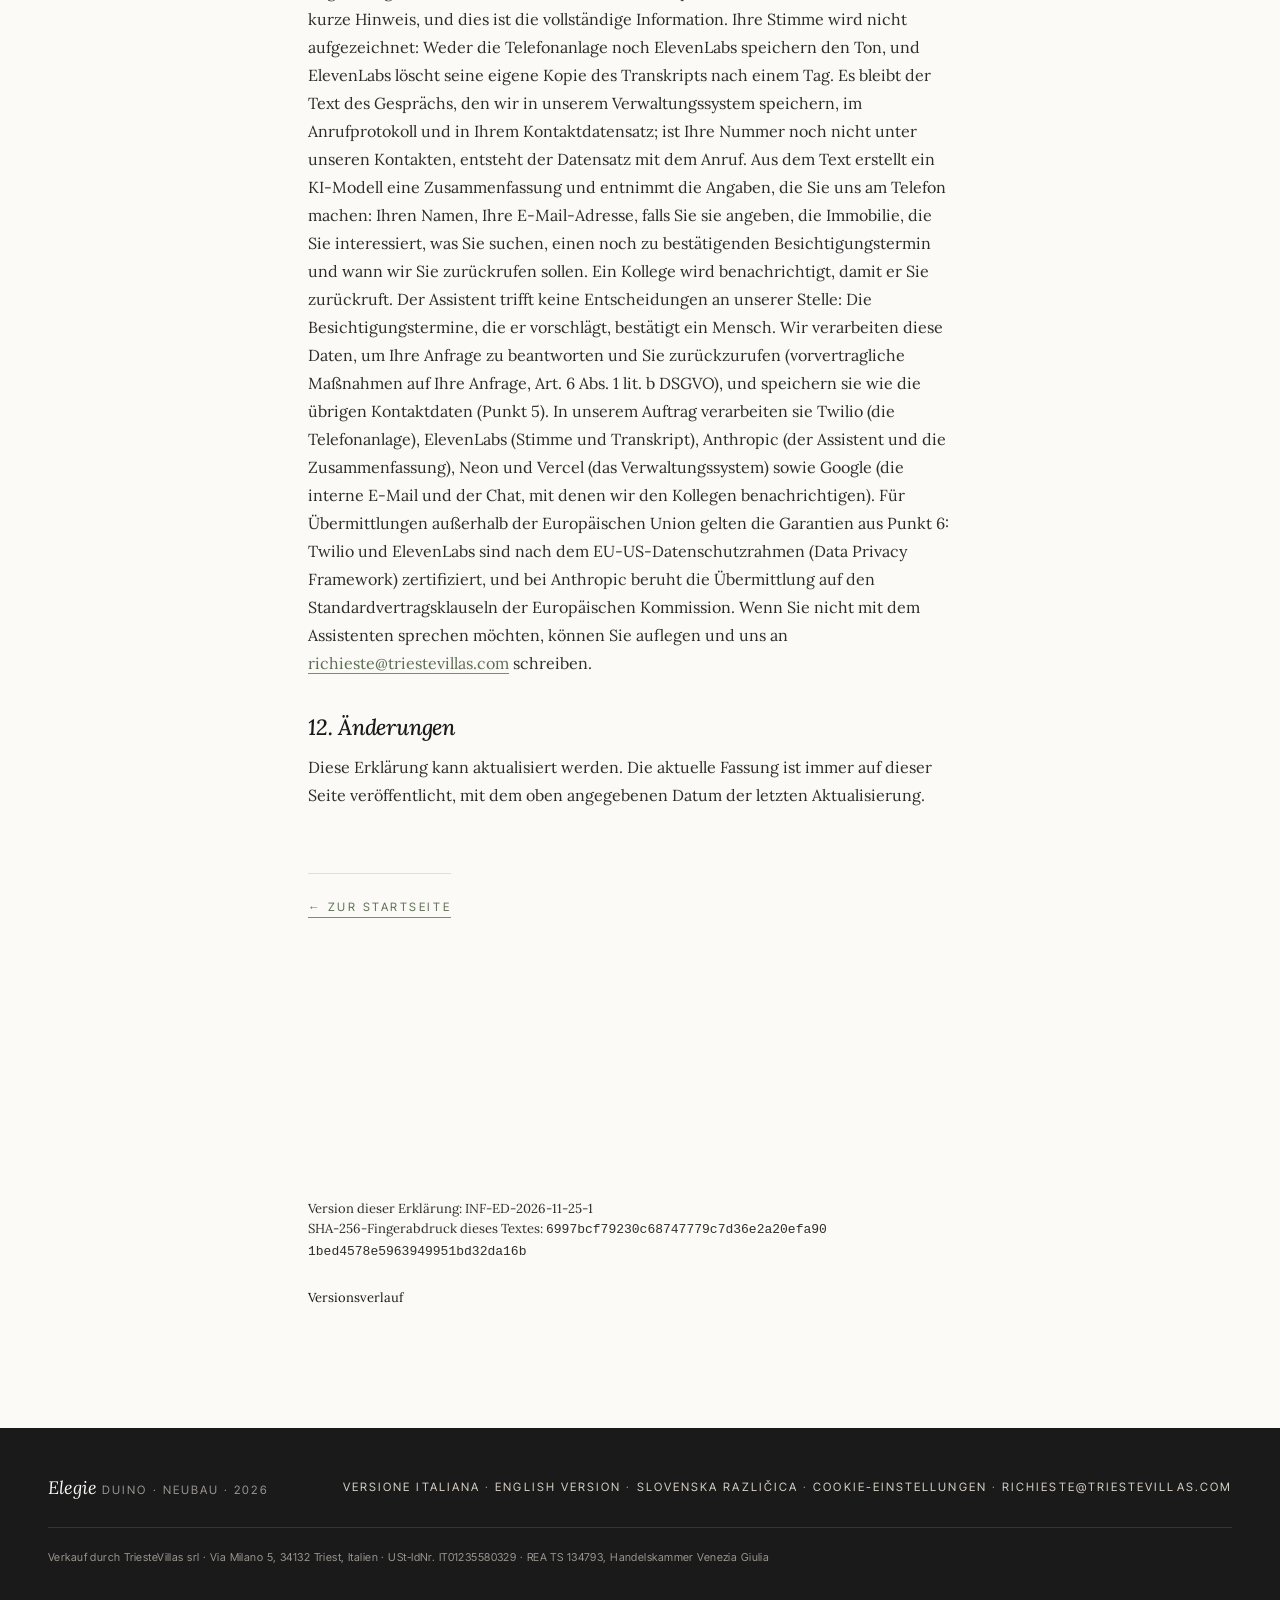
<file: de/privacy.html>
<!doctype html>
<html lang="de">
<head>
<meta charset="utf-8">
<meta name="viewport" content="width=device-width, initial-scale=1">
<meta name="google-site-verification" content="wDNn457_HwX7O_N0yoqqtISGwWY10QP7rJBd195c40k">
<title>Datenschutzerklärung — Elegie Duino</title>
<meta name="description" content="Datenschutzerklärung zur Verarbeitung personenbezogener Daten, die über die Website Elegie Duino erhoben werden, gemäß der Verordnung (EU) 2016/679 (DSGVO).">
<meta name="robots" content="noindex,follow">

<link rel="alternate" hreflang="it" href="https://elegieduino.it/privacy.html">
<link rel="alternate" hreflang="en" href="https://elegieduino.it/en/privacy.html">
<link rel="alternate" hreflang="de" href="https://elegieduino.it/de/privacy.html">
<link rel="alternate" hreflang="de" href="https://elegieduino.it/de/privacy.html">
<link rel="alternate" hreflang="sl" href="https://elegieduino.it/sl/privacy.html">
<link rel="canonical" href="https://elegieduino.it/de/privacy.html">

<link rel="icon" type="image/x-icon" href="../assets/favicons/favicon.ico">
<link rel="icon" type="image/png" sizes="32x32" href="../assets/favicons/icon-32.png">
<link rel="icon" type="image/png" sizes="192x192" href="../assets/favicons/icon-192.png">
<link rel="icon" type="image/png" sizes="512x512" href="../assets/favicons/icon-512.png">
<link rel="apple-touch-icon" sizes="180x180" href="../assets/favicons/apple-touch-icon.png">
<meta name="theme-color" content="#fbfaf6">

<link rel="stylesheet" href="../assets/css/style.css">
</head>
<body>

<nav class="nav is-scrolled" id="nav">
  <a href="./" class="nav__brand" aria-label="Elegie Duino — Startseite">
    <picture><source type="image/webp" srcset="../assets/logos/resp/elegie-duino-alpha-100.webp 100w, ../assets/logos/resp/elegie-duino-alpha-150.webp 150w" sizes="50px"><img class="nav__logo" src="../assets/logos/resp/elegie-duino-alpha-100.png" srcset="../assets/logos/resp/elegie-duino-alpha-100.png 100w, ../assets/logos/resp/elegie-duino-alpha-150.png 150w" sizes="50px" alt="Elegie Duino" width="200" height="178"></picture>
  </a>
  <div class="nav__lang">
    <a href="../privacy.html">IT</a><span>·</span><a href="../en/privacy.html">EN</a><span>·</span><a href="./privacy.html" aria-current="true">DE</a><span>·</span><a href="../sl/privacy.html">SL</a>
  </div>
</nav>

<main class="legal">
  <div class="legal__container">
    <h1>Datenschutzerklärung.</h1>
    <span class="legal__updated">Zuletzt aktualisiert · 25. November 2026</span>

    <p>Diese Erklärung beschreibt, wie personenbezogene Daten verarbeitet werden, die über die Website <strong>elegieduino.it</strong> (die „Website“) erhoben werden, gemäß der Verordnung (EU) 2016/679 — DSGVO.</p>

    <h2>1. Verantwortlicher</h2>
    <p><strong>TriesteVillas srl</strong> (TriesteVillas Luxury Real Estate)<br>
    Via Milano 5 · 34132 Triest (TS) · Italien · Steuer-/USt-Nr. 01235580329<br>
    Büro: Via Torino 34 · 34123 Triest<br>
    E-Mail: <a href="mailto:privacy@triestevillas.com">privacy@triestevillas.com</a> · PEC milou@pec.emailc.it<br>
    Telefon: +39 331 8940822</p>

    <h2>2. Erhobene Daten</h2>
    <p>Über das Formular „Anfrage“ erheben wir: <strong>Namen</strong>, <strong>E-Mail-Adresse</strong> und/oder <strong>Telefonnummer</strong> (mindestens eines von beiden) sowie optional Ihre <strong>Nachricht</strong>. Über das Formular „Broschüre erhalten“ erheben wir: <strong>Namen</strong>, <strong>E-Mail-Adresse</strong> und optional die <strong>Telefonnummer</strong>. Weitere personenbezogene Daten werden nicht erhoben, abgesehen vom vorläufigen Code der Besuchszählung aus Punkt 9, der niemanden identifiziert und am Ende des Tages gelöscht wird, und den Gesprächen mit dem Concierge aus Punkt 10. Zu Cookies und zu den Statistiken von Google Analytics, die nur mit Ihrer Einwilligung aktiv werden, siehe Punkt 8. Wenn Sie ein Formular absenden, speichern wir zusammen mit Ihrer Anfrage die Version dieser Datenschutzerklärung, die die Seite angezeigt hat, die Sprache und die Uhrzeit sowie den Wortlaut der Einwilligungsfelder, die Sie gesehen haben. So können wir nachweisen, dass Ihnen diese Datenschutzerklärung zur Verfügung gestellt wurde.</p>

    <h2>3. Zwecke der Verarbeitung</h2>
    <ul>
      <li>Beantwortung der über das Formular „Anfrage“ gesendeten Anfrage;</li>
      <li>Zusendung der vom Nutzer angeforderten Verkaufsbroschüre von Elegie Duino;</li>
      <li>gegebenenfalls Kontaktaufnahme durch Mitarbeiter von TriesteVillas, um weitere Informationen zum Projekt zu geben und Besichtigungen zu vereinbaren; Neuigkeiten von der Baustelle nur an diejenigen, die sie angefordert haben (Punkt 5);</li>
      <li>administrative Bearbeitung von Unterlagenanfragen.</li>
    </ul>

    <h2>4. Rechtsgrundlage</h2>
    <p>Für die Antwort auf eine Anfrage über die Formulare „Anfrage“ und „Broschüre erhalten“ und die sich daraus ergebenden Verhandlungen, einschließlich der Kontaktaufnahme nach Punkt 3, beruht die Verarbeitung auf der Anfrage selbst: vorvertragliche Maßnahmen auf Anfrage der betroffenen Person (Art. 6 Abs. 1 lit. b DSGVO), für die keine Einwilligung erforderlich ist; neben der Sende-Schaltfläche jedes Formulars steht der Link zu dieser Datenschutzerklärung. Neuigkeiten von der Baustelle per E-Mail senden wir nur mit der <strong>Einwilligung</strong> der betroffenen Person (Art. 6 Abs. 1 lit. a DSGVO), die durch Ankreuzen von „Neuigkeiten von der Baustelle“ im Formular „Anfrage“ oder auf die in Punkt 5 beschriebene Weise erteilt wird und jederzeit widerrufen werden kann. Die Rechtsgrundlagen der Statistiken, des Concierge und der Telefonate stehen in den Punkten 8, 9, 10 und 11.</p>

    <h2>5. Art der Verarbeitung und Speicherdauer</h2>
    <p>Die Anfragen aus den Formularen „Anfrage“ und „Broschüre erhalten“ werden direkt an das Verwaltungssystem (CRM) von TriesteVillas übermittelt, das sie speichert und die Mitarbeiter per E-Mail benachrichtigt; das System wird von Cloud-Dienstleistern betrieben (Vercel für die Anwendung, Neon für die Datenbank), auf Servern im Vereinigten Königreich. Bis zum 9. Oktober 2026 wurden die Daten des Formulars „Broschüre erhalten“ über den Dienst Web3Forms (web3forms.com) übermittelt, der sie per E-Mail an duino@triestevillas.com weiterleitete. Die Daten werden so lange gespeichert, wie es für die genannten Zwecke nötig ist, höchstens jedoch <strong>24 Monate</strong> ab dem Kontakt, es sei denn, eine Geschäftsbeziehung rechtfertigt nach geltendem Recht eine längere Aufbewahrung.</p>
    <p>Wenn Sie im Formular „Anfrage“ „Neuigkeiten von der Baustelle“ ankreuzen, in einer unserer E-Mails auf „Keep me updated on the build“ klicken oder uns telefonisch oder persönlich darum bitten, kommt Ihre E-Mail-Adresse auf die Liste der Personen, die die Neuigkeiten zu Elegie Duino erhalten: Wir schreiben Ihnen, wenn die Baustelle eine Etappe erreicht, bis zur Übergabe der Wohnungen; deshalb verlangt das Formular eine E-Mail-Adresse, wenn dieses Kästchen angekreuzt ist. Zusammen mit der Adresse bewahren wir den Nachweis Ihrer Anfrage auf: das Datum, woher sie kam und den Text, dem Sie zugestimmt haben, oder die Worte, mit denen Sie darum gebeten haben. Sie können sich jederzeit abmelden, über den Link am Ende jeder E-Mail oder mit einer Antwort, dass Sie keine Neuigkeiten mehr wünschen; abgemeldet werden Sie auch, wenn Sie uns sagen, dass Elegie Duino Sie nicht mehr interessiert. Solange Sie auf der Liste stehen, dient die Adresse dazu, Ihnen die Neuigkeiten zu schicken; nach der Abmeldung werden die Anfrage und Ihre Abmeldung wie die übrigen Kontaktdaten aufbewahrt, mit den oben genannten Fristen.</p>

    <h2>6. Empfänger und Übermittlungen</h2>
    <p>Zugriff auf die Daten haben die beauftragten Mitarbeiter von TriesteVillas sowie, als externe Auftragsverarbeiter, die technischen Anbieter der in Punkt 5 genannten Dienste (Vercel und Neon für das Verwaltungssystem; Google für E-Mail; bis zum 9. Oktober 2026 Web3Forms für die Broschüre) und, für den Concierge, Anthropic (Punkt 10). Für Anrufe unter der Nummer der Agentur kommen Twilio (die Telefonanlage) und ElevenLabs (Stimme und Transkript des Assistenten, der am Telefon antworten kann) hinzu, wie in Punkt 11 erläutert. Die Daten werden nicht zu Werbezwecken an Dritte weitergegeben und nicht verkauft. Die Daten können auf Servern außerhalb der Europäischen Union verarbeitet werden: im Vereinigten Königreich, für das ein Angemessenheitsbeschluss der Europäischen Kommission besteht, und durch einige technische Anbieter in den Vereinigten Staaten; in diesem Fall erfolgt die Übermittlung auf Grundlage des Angemessenheitsbeschlusses EU-USA (Data Privacy Framework), für die danach zertifizierten Anbieter, oder der von der Europäischen Kommission genehmigten Standardvertragsklauseln.</p>

    <h2>7. Rechte der betroffenen Person</h2>
    <p>Sie können jederzeit die Rechte nach Art. 15–22 DSGVO ausüben: Auskunft, Berichtigung, Löschung, Einschränkung, Widerspruch, Datenübertragbarkeit und Widerruf der Einwilligung. Dazu genügt eine E-Mail an <a href="mailto:privacy@triestevillas.com">privacy@triestevillas.com</a>. Außerdem haben Sie das Recht auf Beschwerde bei der italienischen Datenschutzbehörde (Garante per la protezione dei dati personali, garanteprivacy.it).</p>

    <h2>8. Cookies und Browserspeicher</h2>
    <p>Die Website setzt keine eigenen Cookies, weder technische noch andere. Im Speicher Ihres Browsers (nicht in Cookies) hält sie nur Folgendes: Ihre Wahl zu den Statistik-Cookies; wenn Sie diese Funktionen nutzen, die Wahl „Meine Besuche nicht zählen“ (Punkt 9) und die Einheiten, die Sie als Favoriten speichern (sie bleiben auf Ihrem Gerät, bis Sie sie löschen); und, nur solange der Browser-Tab geöffnet bleibt, einen Zufallscode, den Text Ihrer Unterhaltung mit dem Concierge (Punkt 10) sowie den Hinweis auf die Schließung des Büros, wenn Sie ihn geschlossen haben. Der Inhalt dieses Speichers wird nicht gesendet: An unser Verwaltungssystem gelangen die in Punkt 9 beschriebenen Zählungen und, wenn Sie dem Concierge oder in einem Formular schreiben, das, was Sie schreiben, mit der Seite und der Herkunft des Besuchs (beim Concierge auch der Code der Unterhaltung). Nur mit Ihrer Einwilligung verwendet die Website Statistik-Cookies von Google Analytics 4 (Google Ireland Ltd), um zu verstehen, wie die Website genutzt wird. Bis zu Ihrer Wahl wird kein Statistik-Cookie gesetzt. Das Google-Tag wird jedoch bei jedem Besuch im Einwilligungsmodus (Consent Mode v2) geladen, mit verweigerter Speicherung für Statistiken: Vor Ihrer Wahl und nach einer Ablehnung kann es Google Signale ohne Cookies und ohne Kennungen senden, die Google für zusammengefasste Schätzungen nutzt; Sie können Ihre Entscheidung jederzeit über den Link „Cookie-Einstellungen“ am Ende jeder Seite ändern. Der Viewer der 3D-Tour ist ein externer Dienst (Matterport): Er wird erst geladen, wenn Sie ihn starten, und kann nach seiner eigenen Datenschutzerklärung eigene Cookies verwenden. Keine Werbung, kein Profiling.</p>
    <h2 id="contatore">9. Besuchsstatistik ohne Cookies</h2>
    <p>Um zu wissen, wie viele Menschen unsere Websites besuchen und welche Seiten sie lesen, sendet jede Seite eine minimale Anfrage ohne Kennungen an unser Verwaltungssystem, ohne Cookies und ohne dass Ihre Einwilligung nötig ist. Für jede Seite speichern wir nur den Tag, die Adresse der Seite (ohne Parameter), das Land, die Art des Geräts (Computer, Telefon oder Tablet), die Sprache der Seite, ob es die erste Seite ist, die Sie öffnen, wenn Sie von außen kommen, und, wenn Sie von einer anderen Website kommen, deren Domain und die Art der Herkunft (zum Beispiel eine Suchmaschine oder eine E-Mail). Jede Seite, die Sie öffnen, meldet uns der Browser; eine Seite, die der Browser im Voraus vorbereitet, zählen wir nur, wenn Sie sie tatsächlich öffnen. Ebenso zählen wir, nur als Summen nach Art, Klicks auf die Links für Telefon, WhatsApp und E-Mail, das Öffnen der 3D-Tour des Grundstücks und des Concierge, Klicks auf „Mit einem Menschen sprechen“ im Concierge, die Wohnungen, die Sie sich merken (nach Wohnung), sowie die über die Formulare und den Concierge gesendeten Anfragen, ohne etwas von dem zu erfassen, was Sie eingeben. Um zu schätzen, wie viele verschiedene Besucher an einem Tag kommen, berechnet unser Verwaltungssystem anhand der Anfrage selbst aus Ihrer gekürzten IP-Adresse (ohne den letzten Teil; bei IPv6-Adressen die ersten 48 Bit) und der Browserkennung (User-Agent) einen nicht umkehrbaren Code (Hash) und mischt ihn mit einem Zufallswert, der sich täglich ändert: Der gespeicherte Code gilt nur für diese Website und diesen Tag und wird am Ende des Tages zusammen mit dem Zufallswert gelöscht, sodass er niemandem mehr zugeordnet werden kann. Die vollständige IP-Adresse wird nie gespeichert. Wir verwenden diese Daten nur für zusammengefasste Statistiken über die Nutzung der Websites: kein Profiling, keine Werbung, und wir verknüpfen sie nicht mit den Kontaktdaten, die Sie uns hinterlassen. Rechtsgrundlage ist unser berechtigtes Interesse, die Nutzung der Websites zu kennen (Art. 6 Abs. 1 lit. f DSGVO); da es sich um eigene Statistiken (First-Party-Statistiken) handelt, die technischen Werkzeugen gleichgestellt sind (Leitlinien der italienischen Datenschutzbehörde vom 10. Juni 2021, Abschnitt 7.2), ist keine Einwilligung nötig. Die zusammengefassten, anonymen Zählungen werden 25 Monate aufbewahrt. Die Daten werden in unserem Auftrag von Vercel Inc. (Hosting, USA, mit Standardvertragsklauseln) und von Neon, LLC, einem Unternehmen der Databricks-Gruppe (Datenbank im Vereinigten Königreich, einem Land mit Angemessenheitsbeschluss der Europäischen Kommission; das Unternehmen hat seinen Sitz in den USA und ist nach dem EU-US Data Privacy Framework zertifiziert) verarbeitet. Wenn Ihr Browser das Signal Global Privacy Control sendet, berechnen wir den Tagescode nicht: Ihre Seiten werden wie oben beschrieben gezählt, aber nicht unter den verschiedenen Besuchern des Tages. Wenn Sie über den Link unten verlangen, nicht gezählt zu werden, wird Ihre Wahl im Speicher dieses Browsers abgelegt (nicht in einem Cookie), und von da an sendet uns die Seite nur noch ein Signal, dass dieser Browser nicht gezählt werden soll (bei Klicks und anderen Aktionen zusätzlich deren Art): keine Seitenadresse und keine Herkunft, und unser Verwaltungssystem berechnet keinen Tagescode. Was Sie auf dieser Website in diesem Browser tun, fließt nicht mehr in die Statistik ein, auch nicht in die Summen: Wir halten getrennt nur fest, wie viele Seiten aufgerufen wurden (nach Land) und wie viele Klicks und andere der oben gezählten Aktionen es gab (nach Art). Die in dieser Erklärung genannten Rechte bleiben bestehen.</p>
    <p><a href="#contatore" data-contatore="no" rel="nofollow">Meine Besuche nicht zählen</a> · <a href="#contatore" data-contatore="si" rel="nofollow">Wieder zählen</a></p>
    <p data-contatore-esito role="status" hidden></p>
    <h2 id="concierge">10. Der KI-Concierge der Website</h2>
    <p>Wenn er aktiv ist, öffnet die Schaltfläche „Den Concierge fragen“ unten rechts einen Assistenten mit künstlicher Intelligenz, der gleich zu Beginn darauf hinweist. Was Sie ihm schreiben, geht an das Verwaltungssystem (CRM) der TriesteVillas srl, wo ein Modell von Anthropic (Claude) die Antwort aus den auf dieser Website veröffentlichten Informationen erstellt. Um zu antworten, um zu prüfen, dass der Assistent keine Fehler macht, und um Missbrauch zu bremsen, speichert das CRM die Fragen, die Antworten, die Seite und die Sprache, von der aus Sie schreiben, das Land, die gekürzte IP-Adresse (ohne den letzten Teil) und einen verschlüsselten Fingerabdruck der vollständigen Adresse, der nur zum Zählen der Fragen dient; das Team liest die Gespräche, und Gespräche mit Missbrauchs- oder Manipulationsversuchen können dem Teamleiter per E-Mail gemeldet werden. Ist eine Frage unangemessen (Beleidigungen, diskriminierende Anfragen, Daten anderer Personen, Versuche, die Regeln des Assistenten zu ändern), antwortet der Assistent nicht inhaltlich, unterbricht das Gespräch und übergibt es einer Person aus dem Team, die den Text per E-Mail erhält. Das Gespräch bleibt außerdem im Speicher dieses Browser-Tabs, bis Sie ihn schließen. Nach einigen Antworten bietet Ihnen der Assistent an, mit einer Person aus dem Team weiterzumachen: Wenn Sie Namen und eine Kontaktangabe hinterlassen und das Einwilligungskästchen ankreuzen, entsteht im CRM eine Anfrage wie bei den Formularen, mit den Fragen, die Sie gestellt haben. Rechtsgrundlage ist Ihre Anfrage (Art. 6 Abs. 1 lit. b DSGVO); für die Angaben, die Sie für einen Rückruf hinterlassen, Ihre Einwilligung über das Kästchen (lit. a); für die Meldung von Missbrauch unser berechtigtes Interesse am Schutz des Dienstes (lit. f). Anthropic PBC (USA) verarbeitet den Text in unserem Auftrag: Die Übermittlung stützt sich auf den Angemessenheitsbeschluss EU-USA (EU-U.S. Data Privacy Framework), sofern der Anbieter daran teilnimmt, andernfalls auf die Standardvertragsklauseln der Europäischen Kommission (Art. 46 DSGVO). Schreiben Sie im Chat keine Daten, die nicht nötig sind (Ausweisdokumente, Gesundheits- oder Bankdaten): Gespräche ohne Namen oder Kontaktangabe werden 12 Monate nach der letzten Frage gelöscht; wird daraus eine Anfrage, gelten die Fristen aus Punkt 5; ebenso für Missbrauchsmeldungen, die mit dem Gespräch per E-Mail verschickt werden und höchstens 24 Monate aufbewahrt werden. Der Assistent kann sich irren und entscheidet nichts über Sie: Maßgeblich sind die Unterlagen des Bauträgers und das, was Ihnen das Team bestätigt.</p>
    <h2 id="telefonate">11. Anrufe bei der Agentur</h2>
    <p>Wenn Sie die Nummer der Agentur, +39 331 8940822, anrufen und niemand von uns antworten kann (außerhalb der Bürozeiten, an Feiertagen oder wenn gerade kein Kollege verfügbar ist), kann statt des Anrufbeantworters ein KI-Assistent antworten: Claude von Anthropic, mit Stimme und Spracherkennung von ElevenLabs; der Anruf läuft über unsere Telefonanlage, die Twilio betreibt. Der Assistent sagt das gleich in der Begrüßung und weist Sie darauf hin, dass das Gespräch transkribiert wird: Das ist der kurze Hinweis, und dies ist die vollständige Information. Ihre Stimme wird nicht aufgezeichnet: Weder die Telefonanlage noch ElevenLabs speichern den Ton, und ElevenLabs löscht seine eigene Kopie des Transkripts nach einem Tag. Es bleibt der Text des Gesprächs, den wir in unserem Verwaltungssystem speichern, im Anrufprotokoll und in Ihrem Kontaktdatensatz; ist Ihre Nummer noch nicht unter unseren Kontakten, entsteht der Datensatz mit dem Anruf. Aus dem Text erstellt ein KI-Modell eine Zusammenfassung und entnimmt die Angaben, die Sie uns am Telefon machen: Ihren Namen, Ihre E-Mail-Adresse, falls Sie sie angeben, die Immobilie, die Sie interessiert, was Sie suchen, einen noch zu bestätigenden Besichtigungstermin und wann wir Sie zurückrufen sollen. Ein Kollege wird benachrichtigt, damit er Sie zurückruft. Der Assistent trifft keine Entscheidungen an unserer Stelle: Die Besichtigungstermine, die er vorschlägt, bestätigt ein Mensch. Wir verarbeiten diese Daten, um Ihre Anfrage zu beantworten und Sie zurückzurufen (vorvertragliche Maßnahmen auf Ihre Anfrage, Art. 6 Abs. 1 lit. b DSGVO), und speichern sie wie die übrigen Kontaktdaten (Punkt 5). In unserem Auftrag verarbeiten sie Twilio (die Telefonanlage), ElevenLabs (Stimme und Transkript), Anthropic (der Assistent und die Zusammenfassung), Neon und Vercel (das Verwaltungssystem) sowie Google (die interne E-Mail und der Chat, mit denen wir den Kollegen benachrichtigen). Für Übermittlungen außerhalb der Europäischen Union gelten die Garantien aus Punkt 6: Twilio und ElevenLabs sind nach dem EU-US-Datenschutzrahmen (Data Privacy Framework) zertifiziert, und bei Anthropic beruht die Übermittlung auf den Standardvertragsklauseln der Europäischen Kommission. Wenn Sie nicht mit dem Assistenten sprechen möchten, können Sie auflegen und uns an <a href="mailto:richieste@triestevillas.com">richieste@triestevillas.com</a> schreiben.</p>
    <h2>12. Änderungen</h2>
    <p>Diese Erklärung kann aktualisiert werden. Die aktuelle Fassung ist immer auf dieser Seite veröffentlicht, mit dem oben angegebenen Datum der letzten Aktualisierung.</p>

    <a class="legal__back" href="./">← Zur Startseite</a>
  </div>
</main>

<!-- INF-1:inizio — scritto da scripts/informativa.mjs --scrivi, non si corregge a mano -->
<section class="legal legal--versione" aria-label="Version dieser Erklärung" data-informativa-versione="INF-ED-2026-11-25-1" data-informativa-impronta="6997bcf79230c68747779c7d36e2a20efa901bed4578e5963949951bd32da16b">
  <div class="legal__container">
    <p style="font-size:13px;line-height:1.6">Version dieser Erklärung: INF-ED-2026-11-25-1<br>SHA-256-Fingerabdruck dieses Textes: <code style="overflow-wrap:anywhere;word-break:break-all">6997bcf79230c68747779c7d36e2a20efa901bed4578e5963949951bd32da16b</code></p>
    <details style="font-size:13px;line-height:1.6"><summary style="cursor:pointer;min-height:44px;display:flex;align-items:center">Versionsverlauf</summary><ol><li><strong>INF-ED-2026-11-25-1</strong> · gültig · vom 25.11.2026, 14:01<br>Erste Version mit Kennzeichnung: Bei jedem Formular speichern wir, welche Version dieser Erklärung die Seite zeigte, die Sprache, die Uhrzeit und den Wortlaut der Einwilligungsfelder; die Antwort auf eine Anfrage beruht auf vorvertraglichen Maßnahmen, Neuigkeiten von der Baustelle nur mit Einwilligung; Version und Fingerabdruck des Textes unten auf der Seite.<br>SHA-256-Fingerabdruck: <code style="overflow-wrap:anywhere;word-break:break-all">6997bcf79230c68747779c7d36e2a20efa901bed4578e5963949951bd32da16b</code></li></ol><p>Den vollständigen Text einer früheren Version erhalten Sie auf Anfrage unter privacy@triestevillas.com.</p></details>
  </div>
</section>
<!-- INF-1:fine -->

<footer class="footer">
  <div class="footer__inner">
    <div>
      <span class="footer__brand">Elegie</span> Duino · Neubau · 2026</div>
    <div>
      <a href="../privacy.html">Versione italiana</a> · <a href="../en/privacy.html">English version</a> · <a href="../sl/privacy.html">Slovenska različica</a> · <a href="#" data-cc-prefs>Cookie-Einstellungen</a> · <a href="mailto:richieste@triestevillas.com">richieste@triestevillas.com</a>
    </div>
  </div>
  <p class="footer__legal">Verkauf durch TriesteVillas srl · Via Milano 5, 34132 Triest, Italien · USt-IdNr. IT01235580329 · REA TS 134793, Handelskammer Venezia Giulia</p>
</footer>

<script src="../assets/js/consenso.js" data-ga="G-YL07ZJ3PVX"></script>
<script src="../assets/js/contatore.js" defer></script>
</body>
</html>
</file>
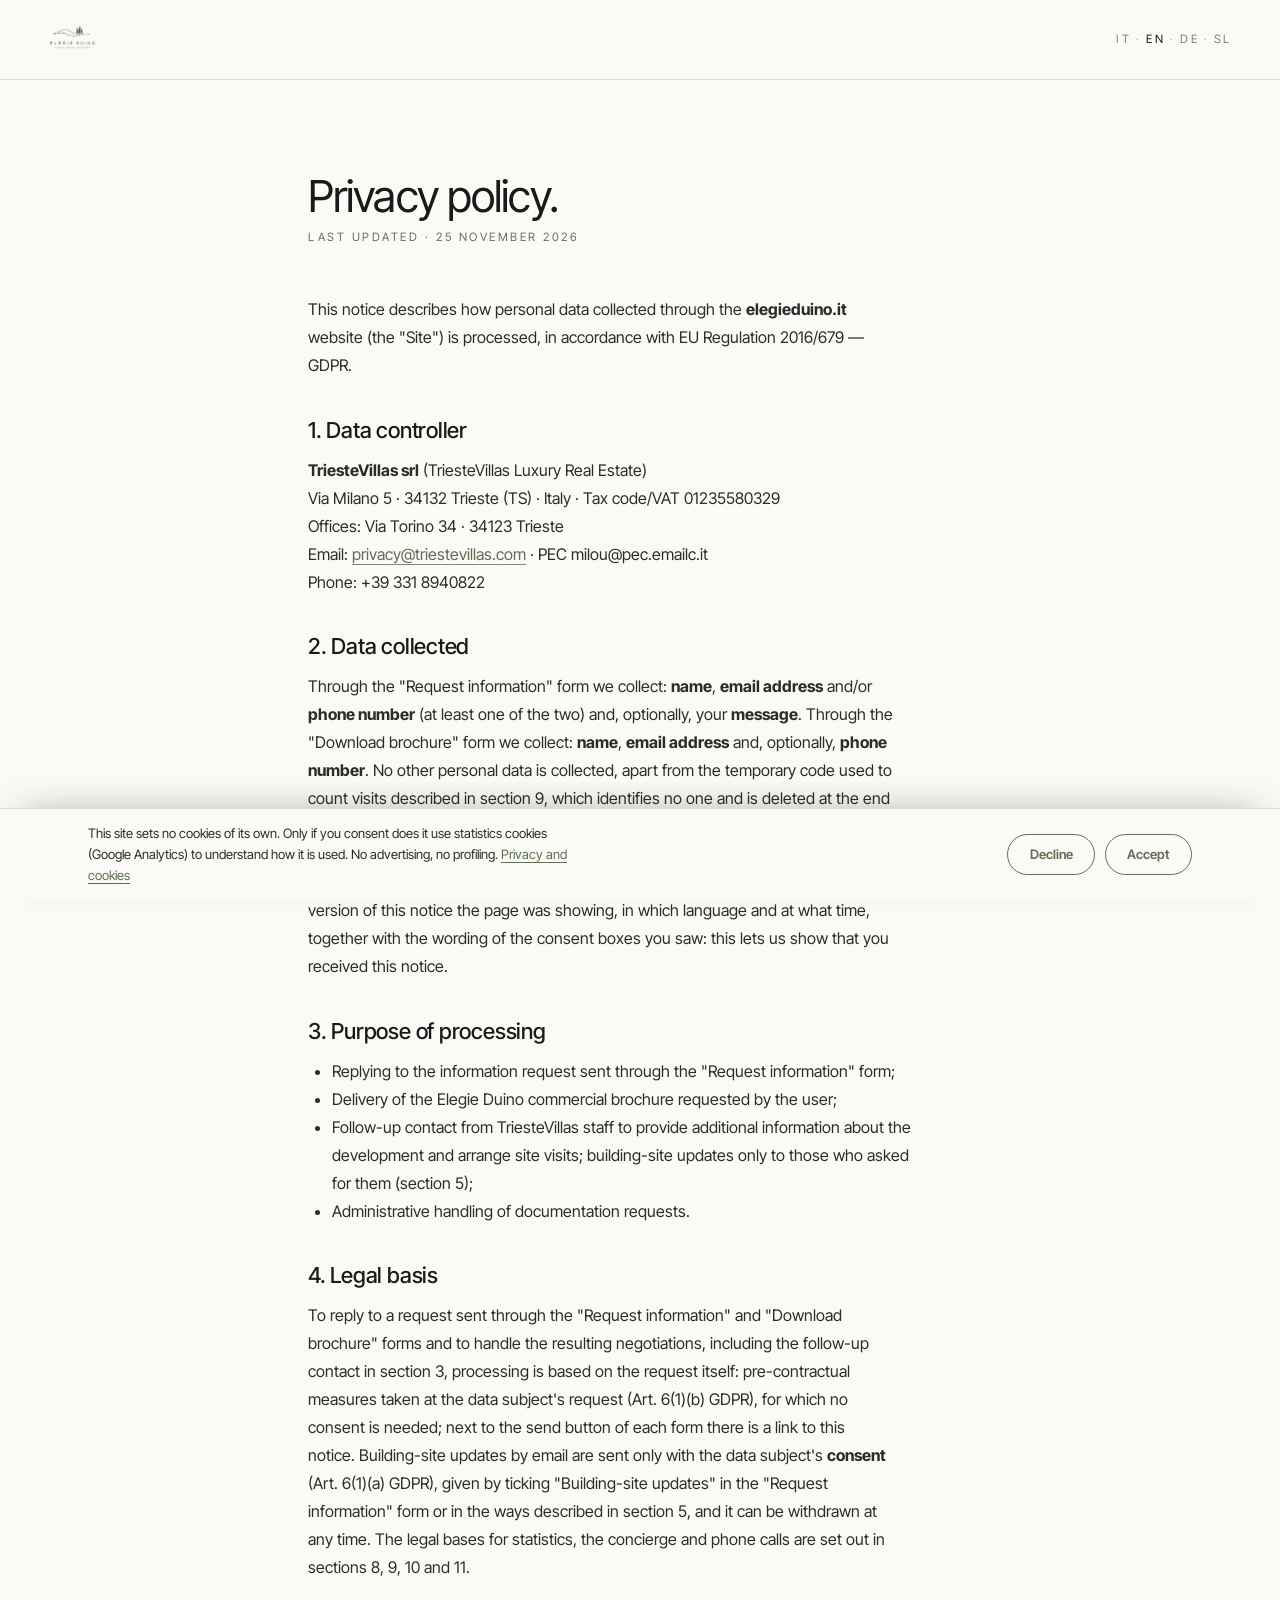
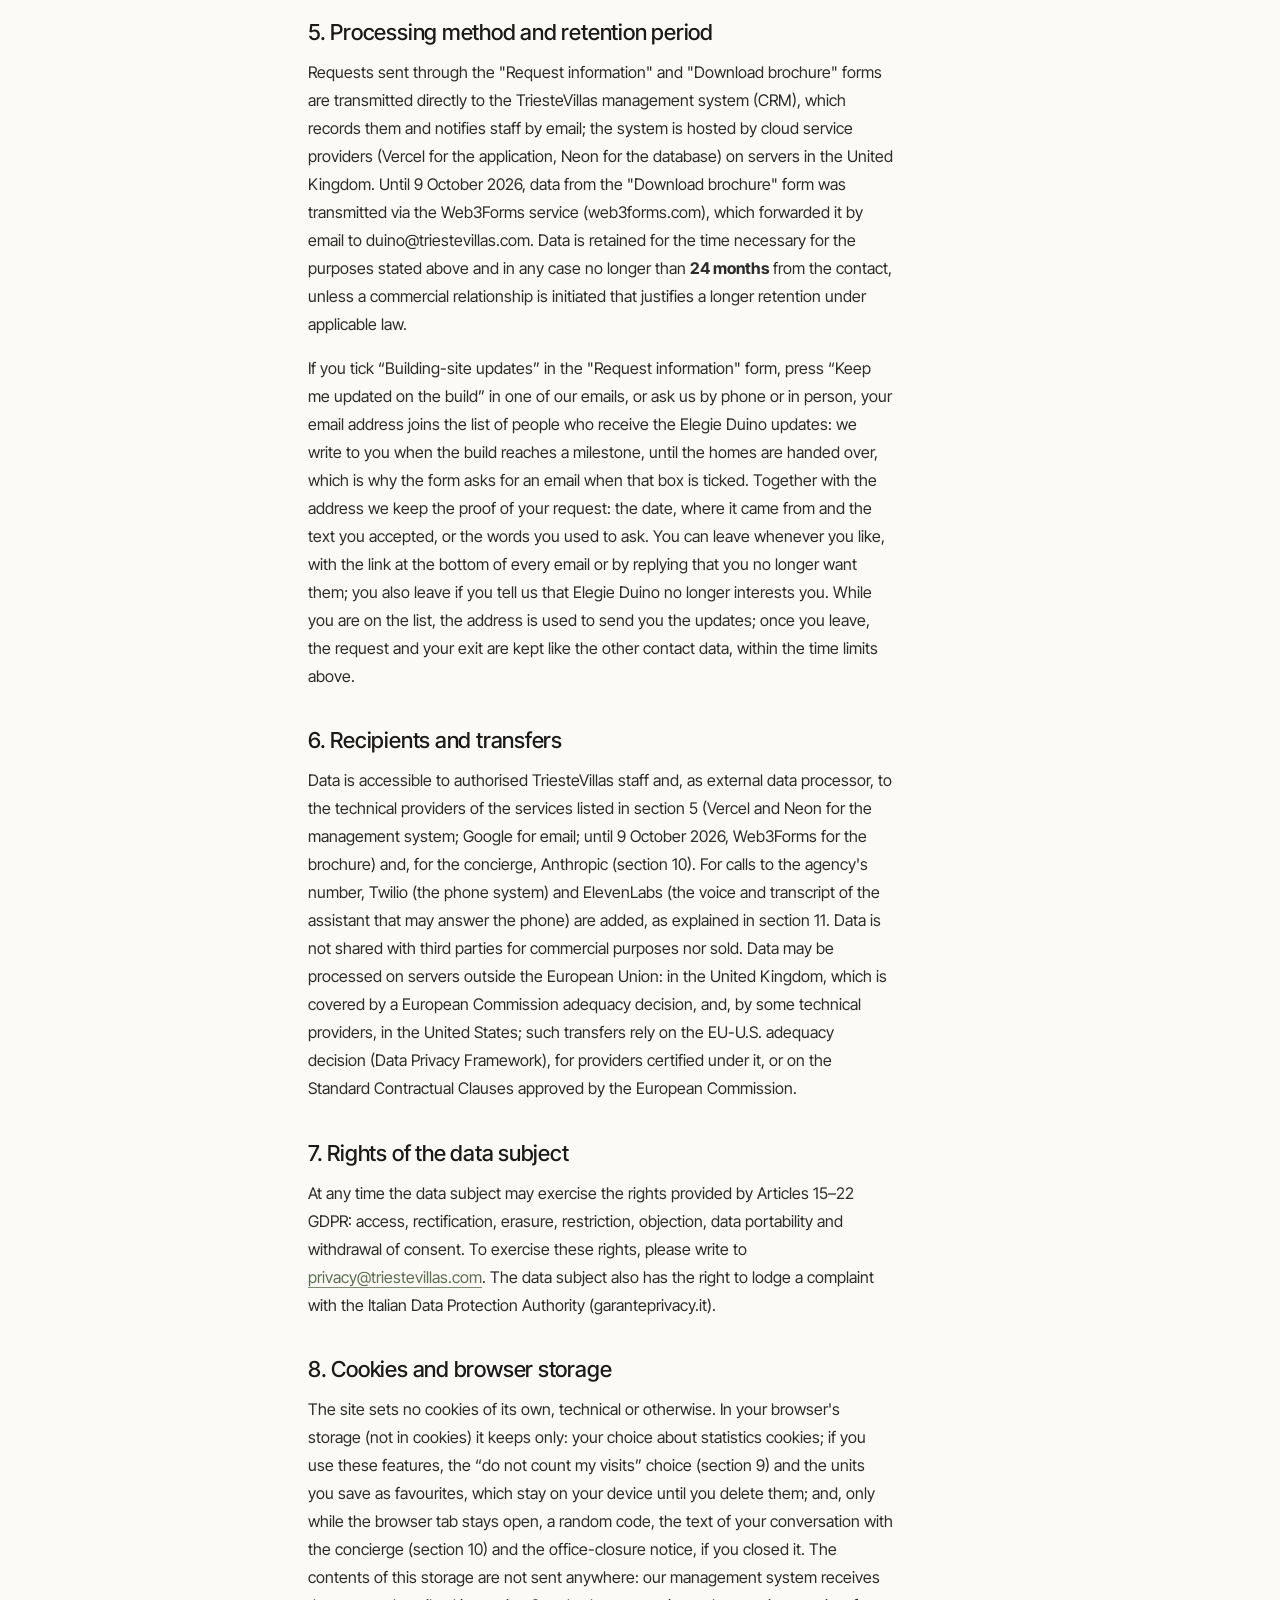
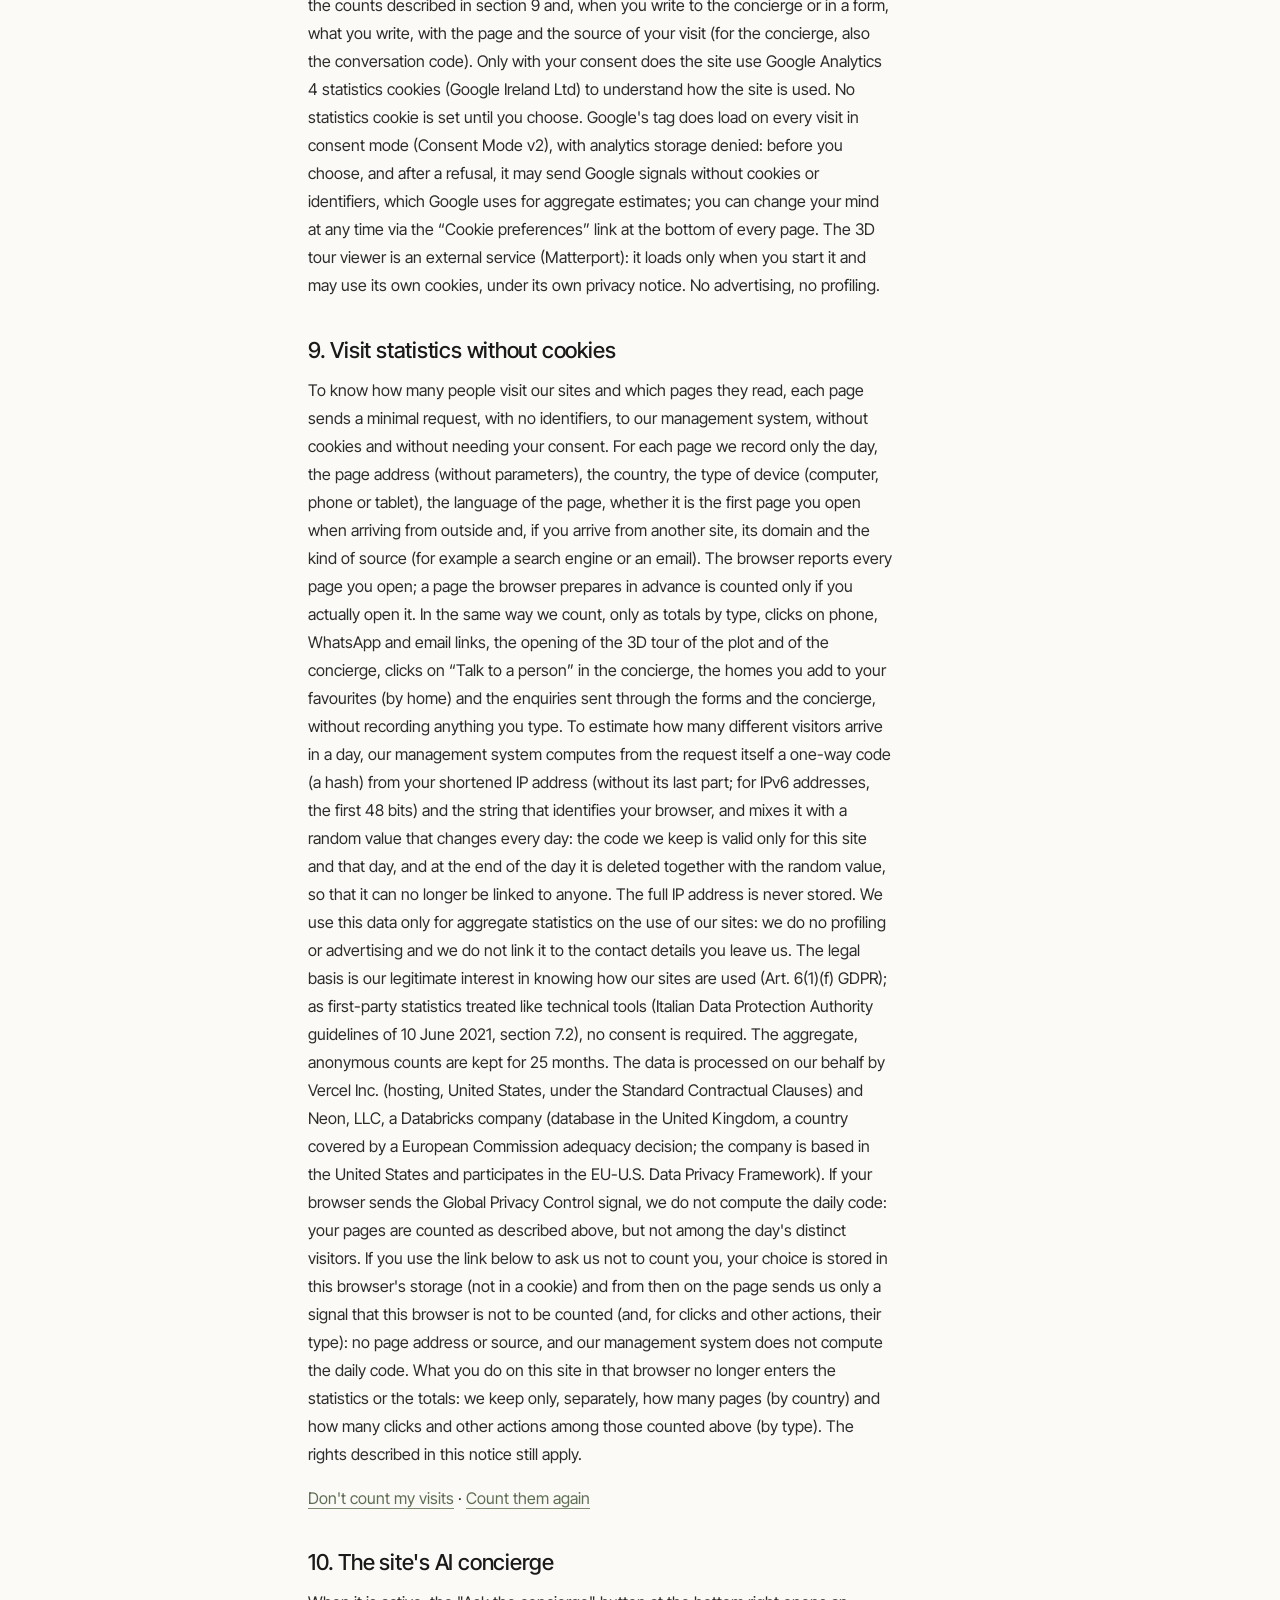
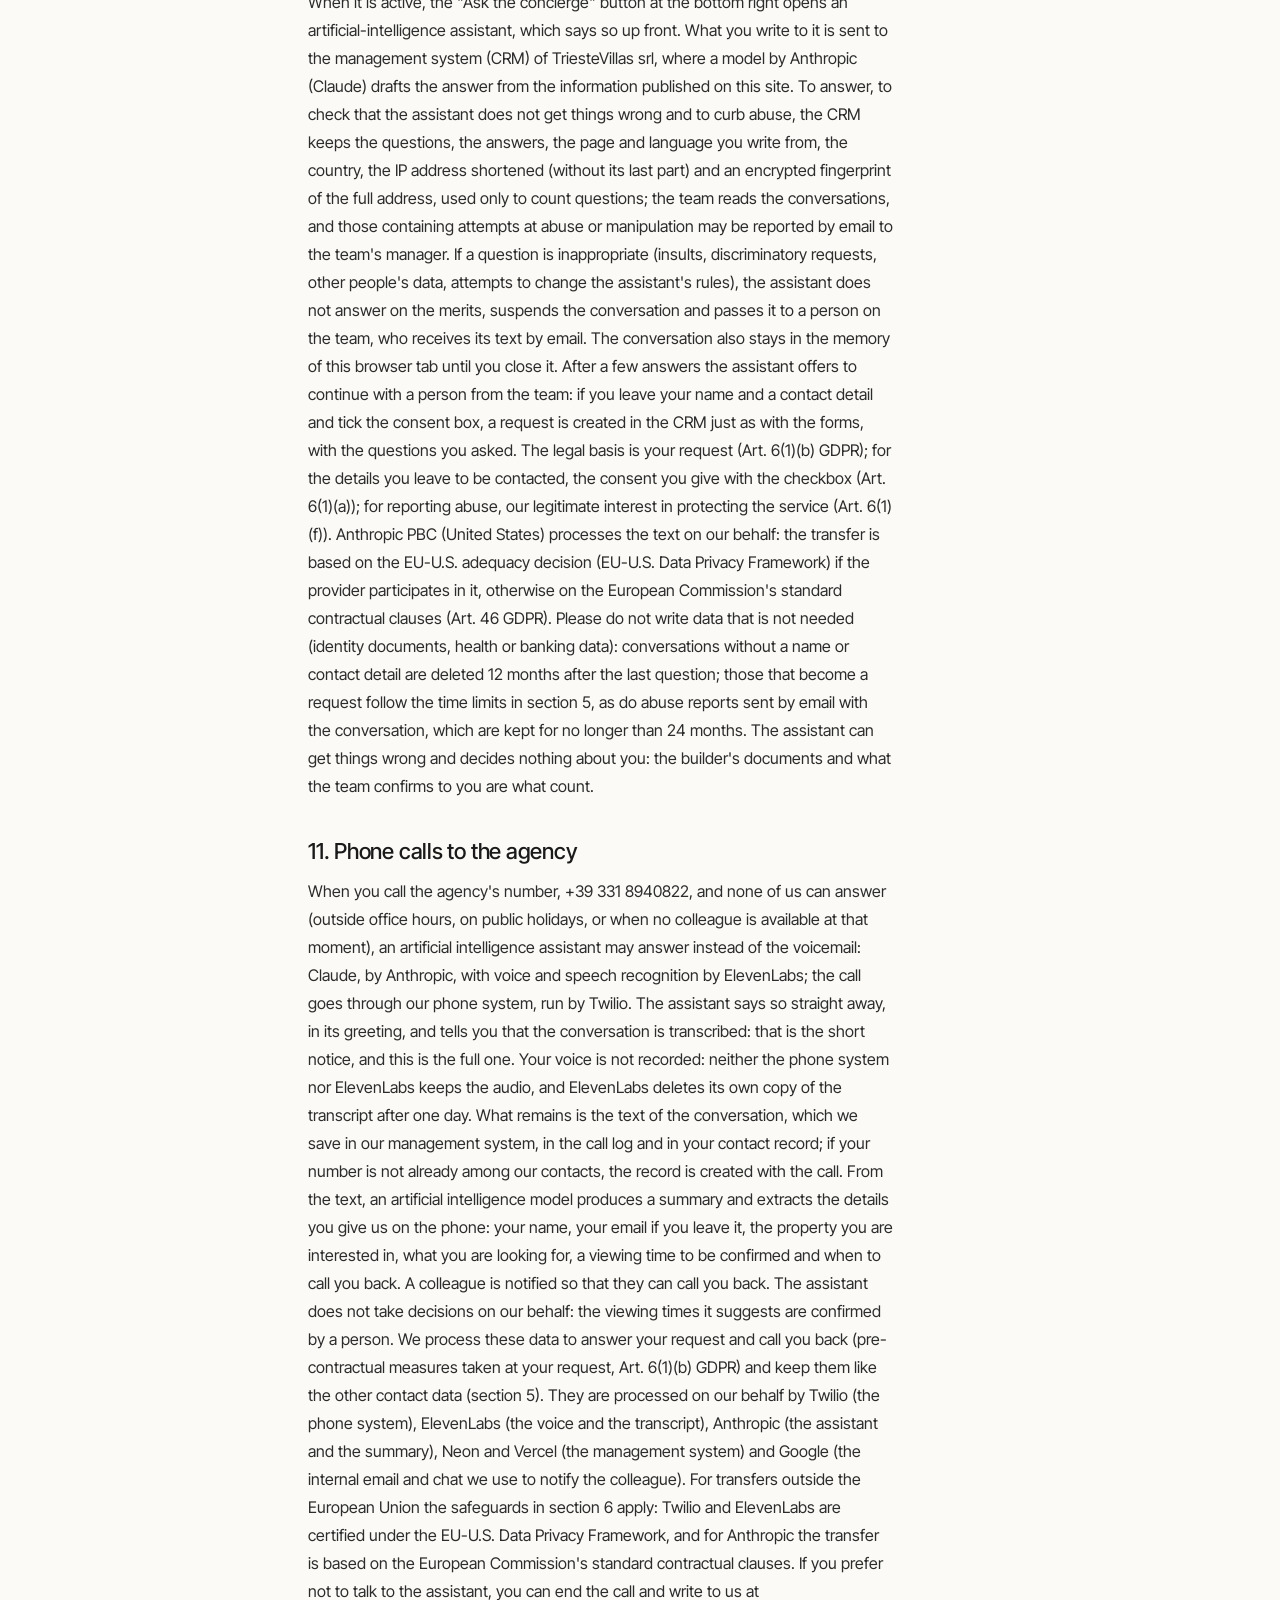
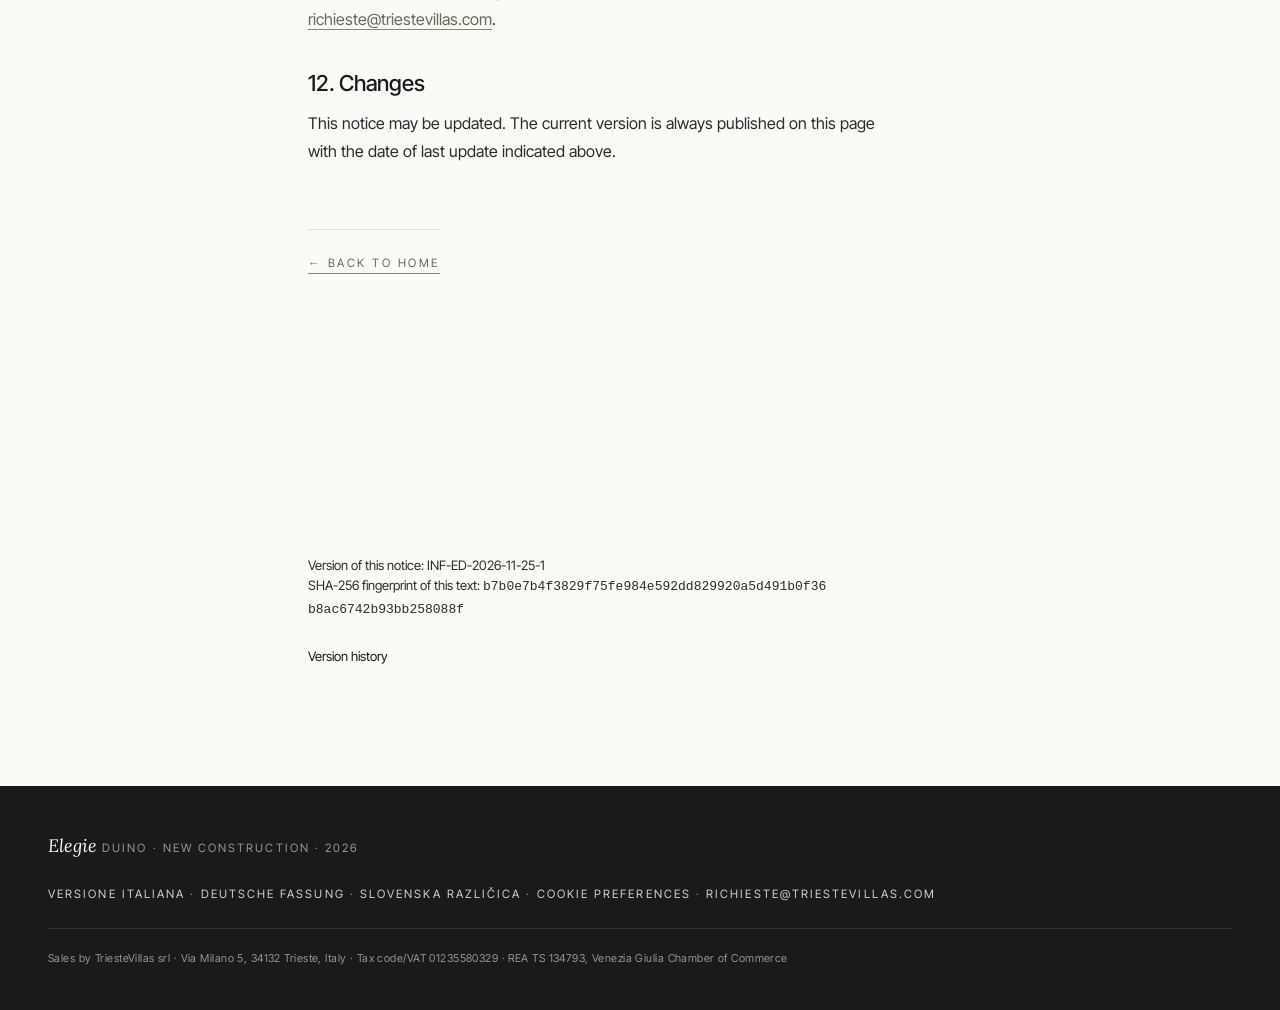
<file: en/privacy.html>
<!doctype html>
<html lang="en">
<head>
<meta charset="utf-8">
<meta name="viewport" content="width=device-width, initial-scale=1">
<meta name="google-site-verification" content="wDNn457_HwX7O_N0yoqqtISGwWY10QP7rJBd195c40k">
<title>Privacy Policy — Elegie Duino</title>
<meta name="description" content="Privacy notice on the processing of personal data collected through the Elegie Duino website, in accordance with EU Regulation 2016/679 (GDPR).">
<meta name="robots" content="noindex,follow">

<link rel="alternate" hreflang="it" href="https://elegieduino.it/privacy.html">
<link rel="alternate" hreflang="en" href="https://elegieduino.it/en/privacy.html">
<link rel="alternate" hreflang="de" href="https://elegieduino.it/de/privacy.html">
<link rel="alternate" hreflang="sl" href="https://elegieduino.it/sl/privacy.html">
<link rel="canonical" href="https://elegieduino.it/en/privacy.html">

<link rel="icon" type="image/x-icon" href="../assets/favicons/favicon.ico">
<link rel="icon" type="image/png" sizes="32x32" href="../assets/favicons/icon-32.png">
<link rel="icon" type="image/png" sizes="192x192" href="../assets/favicons/icon-192.png">
<link rel="icon" type="image/png" sizes="512x512" href="../assets/favicons/icon-512.png">
<link rel="apple-touch-icon" sizes="180x180" href="../assets/favicons/apple-touch-icon.png">
<meta name="theme-color" content="#fbfaf6">

<link rel="stylesheet" href="../assets/css/style.css">
</head>
<body>

<nav class="nav is-scrolled" id="nav">
  <a href="./" class="nav__brand" aria-label="Elegie Duino — Home">
    <picture><source type="image/webp" srcset="../assets/logos/resp/elegie-duino-alpha-100.webp 100w, ../assets/logos/resp/elegie-duino-alpha-150.webp 150w" sizes="50px"><img class="nav__logo" src="../assets/logos/resp/elegie-duino-alpha-100.png" srcset="../assets/logos/resp/elegie-duino-alpha-100.png 100w, ../assets/logos/resp/elegie-duino-alpha-150.png 150w" sizes="50px" alt="Elegie Duino" width="200" height="178"></picture>
  </a>
  <div class="nav__lang">
    <a href="../privacy.html">IT</a><span>·</span><a href="./privacy.html" aria-current="true">EN</a><span>·</span><a href="../de/privacy.html">DE</a><span>·</span><a href="../sl/privacy.html">SL</a>
  </div>
</nav>

<main class="legal">
  <div class="legal__container">
    <h1>Privacy policy.</h1>
    <span class="legal__updated">Last updated · 25 November 2026</span>

    <p>This notice describes how personal data collected through the <strong>elegieduino.it</strong> website (the "Site") is processed, in accordance with EU Regulation 2016/679 — GDPR.</p>

    <h2>1. Data controller</h2>
    <p><strong>TriesteVillas srl</strong> (TriesteVillas Luxury Real Estate)<br>
    Via Milano 5 · 34132 Trieste (TS) · Italy · Tax code/VAT 01235580329<br>
    Offices: Via Torino 34 · 34123 Trieste<br>
    Email: <a href="mailto:privacy@triestevillas.com">privacy@triestevillas.com</a> · PEC milou@pec.emailc.it<br>
    Phone: +39 331 8940822</p>

    <h2>2. Data collected</h2>
    <p>Through the "Request information" form we collect: <strong>name</strong>, <strong>email address</strong> and/or <strong>phone number</strong> (at least one of the two) and, optionally, your <strong>message</strong>. Through the "Download brochure" form we collect: <strong>name</strong>, <strong>email address</strong> and, optionally, <strong>phone number</strong>. No other personal data is collected, apart from the temporary code used to count visits described in section 9, which identifies no one and is deleted at the end of the day, and the conversations with the concierge described in section 10. For cookies, and for the Google Analytics statistics that are switched on only with your consent, see section 8. When you send a form, we record with your request which version of this notice the page was showing, in which language and at what time, together with the wording of the consent boxes you saw: this lets us show that you received this notice.</p>

    <h2>3. Purpose of processing</h2>
    <ul>
      <li>Replying to the information request sent through the "Request information" form;</li>
      <li>Delivery of the Elegie Duino commercial brochure requested by the user;</li>
      <li>Follow-up contact from TriesteVillas staff to provide additional information about the development and arrange site visits; building-site updates only to those who asked for them (section 5);</li>
      <li>Administrative handling of documentation requests.</li>
    </ul>

    <h2>4. Legal basis</h2>
    <p>To reply to a request sent through the "Request information" and "Download brochure" forms and to handle the resulting negotiations, including the follow-up contact in section 3, processing is based on the request itself: pre-contractual measures taken at the data subject's request (Art. 6(1)(b) GDPR), for which no consent is needed; next to the send button of each form there is a link to this notice. Building-site updates by email are sent only with the data subject's <strong>consent</strong> (Art. 6(1)(a) GDPR), given by ticking "Building-site updates" in the "Request information" form or in the ways described in section 5, and it can be withdrawn at any time. The legal bases for statistics, the concierge and phone calls are set out in sections 8, 9, 10 and 11.</p>

    <h2>5. Processing method and retention period</h2>
    <p>Requests sent through the "Request information" and "Download brochure" forms are transmitted directly to the TriesteVillas management system (CRM), which records them and notifies staff by email; the system is hosted by cloud service providers (Vercel for the application, Neon for the database) on servers in the United Kingdom. Until 9 October 2026, data from the "Download brochure" form was transmitted via the Web3Forms service (web3forms.com), which forwarded it by email to duino@triestevillas.com. Data is retained for the time necessary for the purposes stated above and in any case no longer than <strong>24 months</strong> from the contact, unless a commercial relationship is initiated that justifies a longer retention under applicable law.</p>
    <p>If you tick “Building-site updates” in the "Request information" form, press “Keep me updated on the build” in one of our emails, or ask us by phone or in person, your email address joins the list of people who receive the Elegie Duino updates: we write to you when the build reaches a milestone, until the homes are handed over, which is why the form asks for an email when that box is ticked. Together with the address we keep the proof of your request: the date, where it came from and the text you accepted, or the words you used to ask. You can leave whenever you like, with the link at the bottom of every email or by replying that you no longer want them; you also leave if you tell us that Elegie Duino no longer interests you. While you are on the list, the address is used to send you the updates; once you leave, the request and your exit are kept like the other contact data, within the time limits above.</p>

    <h2>6. Recipients and transfers</h2>
    <p>Data is accessible to authorised TriesteVillas staff and, as external data processor, to the technical providers of the services listed in section 5 (Vercel and Neon for the management system; Google for email; until 9 October 2026, Web3Forms for the brochure) and, for the concierge, Anthropic (section 10). For calls to the agency's number, Twilio (the phone system) and ElevenLabs (the voice and transcript of the assistant that may answer the phone) are added, as explained in section 11. Data is not shared with third parties for commercial purposes nor sold. Data may be processed on servers outside the European Union: in the United Kingdom, which is covered by a European Commission adequacy decision, and, by some technical providers, in the United States; such transfers rely on the EU-U.S. adequacy decision (Data Privacy Framework), for providers certified under it, or on the Standard Contractual Clauses approved by the European Commission.</p>

    <h2>7. Rights of the data subject</h2>
    <p>At any time the data subject may exercise the rights provided by Articles 15–22 GDPR: access, rectification, erasure, restriction, objection, data portability and withdrawal of consent. To exercise these rights, please write to <a href="mailto:privacy@triestevillas.com">privacy@triestevillas.com</a>. The data subject also has the right to lodge a complaint with the Italian Data Protection Authority (garanteprivacy.it).</p>

    <h2>8. Cookies and browser storage</h2>
    <p>The site sets no cookies of its own, technical or otherwise. In your browser's storage (not in cookies) it keeps only: your choice about statistics cookies; if you use these features, the “do not count my visits” choice (section 9) and the units you save as favourites, which stay on your device until you delete them; and, only while the browser tab stays open, a random code, the text of your conversation with the concierge (section 10) and the office-closure notice, if you closed it. The contents of this storage are not sent anywhere: our management system receives the counts described in section 9 and, when you write to the concierge or in a form, what you write, with the page and the source of your visit (for the concierge, also the conversation code). Only with your consent does the site use Google Analytics 4 statistics cookies (Google Ireland Ltd) to understand how the site is used. No statistics cookie is set until you choose. Google's tag does load on every visit in consent mode (Consent Mode v2), with analytics storage denied: before you choose, and after a refusal, it may send Google signals without cookies or identifiers, which Google uses for aggregate estimates; you can change your mind at any time via the “Cookie preferences” link at the bottom of every page. The 3D tour viewer is an external service (Matterport): it loads only when you start it and may use its own cookies, under its own privacy notice. No advertising, no profiling.</p>
    <h2 id="contatore">9. Visit statistics without cookies</h2>
    <p>To know how many people visit our sites and which pages they read, each page sends a minimal request, with no identifiers, to our management system, without cookies and without needing your consent. For each page we record only the day, the page address (without parameters), the country, the type of device (computer, phone or tablet), the language of the page, whether it is the first page you open when arriving from outside and, if you arrive from another site, its domain and the kind of source (for example a search engine or an email). The browser reports every page you open; a page the browser prepares in advance is counted only if you actually open it. In the same way we count, only as totals by type, clicks on phone, WhatsApp and email links, the opening of the 3D tour of the plot and of the concierge, clicks on “Talk to a person” in the concierge, the homes you add to your favourites (by home) and the enquiries sent through the forms and the concierge, without recording anything you type. To estimate how many different visitors arrive in a day, our management system computes from the request itself a one-way code (a hash) from your shortened IP address (without its last part; for IPv6 addresses, the first 48 bits) and the string that identifies your browser, and mixes it with a random value that changes every day: the code we keep is valid only for this site and that day, and at the end of the day it is deleted together with the random value, so that it can no longer be linked to anyone. The full IP address is never stored. We use this data only for aggregate statistics on the use of our sites: we do no profiling or advertising and we do not link it to the contact details you leave us. The legal basis is our legitimate interest in knowing how our sites are used (Art. 6(1)(f) GDPR); as first-party statistics treated like technical tools (Italian Data Protection Authority guidelines of 10 June 2021, section 7.2), no consent is required. The aggregate, anonymous counts are kept for 25 months. The data is processed on our behalf by Vercel Inc. (hosting, United States, under the Standard Contractual Clauses) and Neon, LLC, a Databricks company (database in the United Kingdom, a country covered by a European Commission adequacy decision; the company is based in the United States and participates in the EU-U.S. Data Privacy Framework). If your browser sends the Global Privacy Control signal, we do not compute the daily code: your pages are counted as described above, but not among the day's distinct visitors. If you use the link below to ask us not to count you, your choice is stored in this browser's storage (not in a cookie) and from then on the page sends us only a signal that this browser is not to be counted (and, for clicks and other actions, their type): no page address or source, and our management system does not compute the daily code. What you do on this site in that browser no longer enters the statistics or the totals: we keep only, separately, how many pages (by country) and how many clicks and other actions among those counted above (by type). The rights described in this notice still apply.</p>
    <p><a href="#contatore" data-contatore="no" rel="nofollow">Don't count my visits</a> · <a href="#contatore" data-contatore="si" rel="nofollow">Count them again</a></p>
    <p data-contatore-esito role="status" hidden></p>
    <h2 id="concierge">10. The site's AI concierge</h2>
    <p>When it is active, the "Ask the concierge" button at the bottom right opens an artificial-intelligence assistant, which says so up front. What you write to it is sent to the management system (CRM) of TriesteVillas srl, where a model by Anthropic (Claude) drafts the answer from the information published on this site. To answer, to check that the assistant does not get things wrong and to curb abuse, the CRM keeps the questions, the answers, the page and language you write from, the country, the IP address shortened (without its last part) and an encrypted fingerprint of the full address, used only to count questions; the team reads the conversations, and those containing attempts at abuse or manipulation may be reported by email to the team's manager. If a question is inappropriate (insults, discriminatory requests, other people's data, attempts to change the assistant's rules), the assistant does not answer on the merits, suspends the conversation and passes it to a person on the team, who receives its text by email. The conversation also stays in the memory of this browser tab until you close it. After a few answers the assistant offers to continue with a person from the team: if you leave your name and a contact detail and tick the consent box, a request is created in the CRM just as with the forms, with the questions you asked. The legal basis is your request (Art. 6(1)(b) GDPR); for the details you leave to be contacted, the consent you give with the checkbox (Art. 6(1)(a)); for reporting abuse, our legitimate interest in protecting the service (Art. 6(1)(f)). Anthropic PBC (United States) processes the text on our behalf: the transfer is based on the EU-U.S. adequacy decision (EU-U.S. Data Privacy Framework) if the provider participates in it, otherwise on the European Commission's standard contractual clauses (Art. 46 GDPR). Please do not write data that is not needed (identity documents, health or banking data): conversations without a name or contact detail are deleted 12 months after the last question; those that become a request follow the time limits in section 5, as do abuse reports sent by email with the conversation, which are kept for no longer than 24 months. The assistant can get things wrong and decides nothing about you: the builder's documents and what the team confirms to you are what count.</p>
    <h2 id="telefonate">11. Phone calls to the agency</h2>
    <p>When you call the agency's number, +39 331 8940822, and none of us can answer (outside office hours, on public holidays, or when no colleague is available at that moment), an artificial intelligence assistant may answer instead of the voicemail: Claude, by Anthropic, with voice and speech recognition by ElevenLabs; the call goes through our phone system, run by Twilio. The assistant says so straight away, in its greeting, and tells you that the conversation is transcribed: that is the short notice, and this is the full one. Your voice is not recorded: neither the phone system nor ElevenLabs keeps the audio, and ElevenLabs deletes its own copy of the transcript after one day. What remains is the text of the conversation, which we save in our management system, in the call log and in your contact record; if your number is not already among our contacts, the record is created with the call. From the text, an artificial intelligence model produces a summary and extracts the details you give us on the phone: your name, your email if you leave it, the property you are interested in, what you are looking for, a viewing time to be confirmed and when to call you back. A colleague is notified so that they can call you back. The assistant does not take decisions on our behalf: the viewing times it suggests are confirmed by a person. We process these data to answer your request and call you back (pre-contractual measures taken at your request, Art. 6(1)(b) GDPR) and keep them like the other contact data (section 5). They are processed on our behalf by Twilio (the phone system), ElevenLabs (the voice and the transcript), Anthropic (the assistant and the summary), Neon and Vercel (the management system) and Google (the internal email and chat we use to notify the colleague). For transfers outside the European Union the safeguards in section 6 apply: Twilio and ElevenLabs are certified under the EU-U.S. Data Privacy Framework, and for Anthropic the transfer is based on the European Commission's standard contractual clauses. If you prefer not to talk to the assistant, you can end the call and write to us at <a href="mailto:richieste@triestevillas.com">richieste@triestevillas.com</a>.</p>
    <h2>12. Changes</h2>
    <p>This notice may be updated. The current version is always published on this page with the date of last update indicated above.</p>

    <a class="legal__back" href="./">← Back to home</a>
  </div>
</main>

<!-- INF-1:inizio — scritto da scripts/informativa.mjs --scrivi, non si corregge a mano -->
<section class="legal legal--versione" aria-label="Version of this notice" data-informativa-versione="INF-ED-2026-11-25-1" data-informativa-impronta="b7b0e7b4f3829f75fe984e592dd829920a5d491b0f36b8ac6742b93bb258088f">
  <div class="legal__container">
    <p style="font-size:13px;line-height:1.6">Version of this notice: INF-ED-2026-11-25-1<br>SHA-256 fingerprint of this text: <code style="overflow-wrap:anywhere;word-break:break-all">b7b0e7b4f3829f75fe984e592dd829920a5d491b0f36b8ac6742b93bb258088f</code></p>
    <details style="font-size:13px;line-height:1.6"><summary style="cursor:pointer;min-height:44px;display:flex;align-items:center">Version history</summary><ol><li><strong>INF-ED-2026-11-25-1</strong> · in force · from 25/11/2026, 14:01<br>First version with a label: with every form we record which version of this notice the page was showing, the language, the time and the wording of the consent boxes; replying to a request is based on pre-contractual measures, building-site updates only with consent; version and fingerprint of the text at the bottom of the page.<br>SHA-256 fingerprint: <code style="overflow-wrap:anywhere;word-break:break-all">b7b0e7b4f3829f75fe984e592dd829920a5d491b0f36b8ac6742b93bb258088f</code></li></ol><p>The full text of any earlier version is available on request from privacy@triestevillas.com.</p></details>
  </div>
</section>
<!-- INF-1:fine -->

<footer class="footer">
  <div class="footer__inner">
    <div>
      <span class="footer__brand">Elegie</span> Duino · New Construction · 2026
    </div>
    <div>
      <a href="../privacy.html">Versione italiana</a> · <a href="../de/privacy.html">Deutsche Fassung</a> · <a href="../sl/privacy.html">Slovenska različica</a> · <a href="#" data-cc-prefs>Cookie preferences</a> · <a href="mailto:richieste@triestevillas.com">richieste@triestevillas.com</a>
    </div>
  </div>
  <p class="footer__legal">Sales by TriesteVillas srl · Via Milano 5, 34132 Trieste, Italy · Tax code/VAT 01235580329 · REA TS 134793, Venezia Giulia Chamber of Commerce</p>
</footer>

<script src="../assets/js/consenso.js" data-ga="G-YL07ZJ3PVX"></script>
<script src="../assets/js/contatore.js" defer></script>
</body>
</html>
</file>
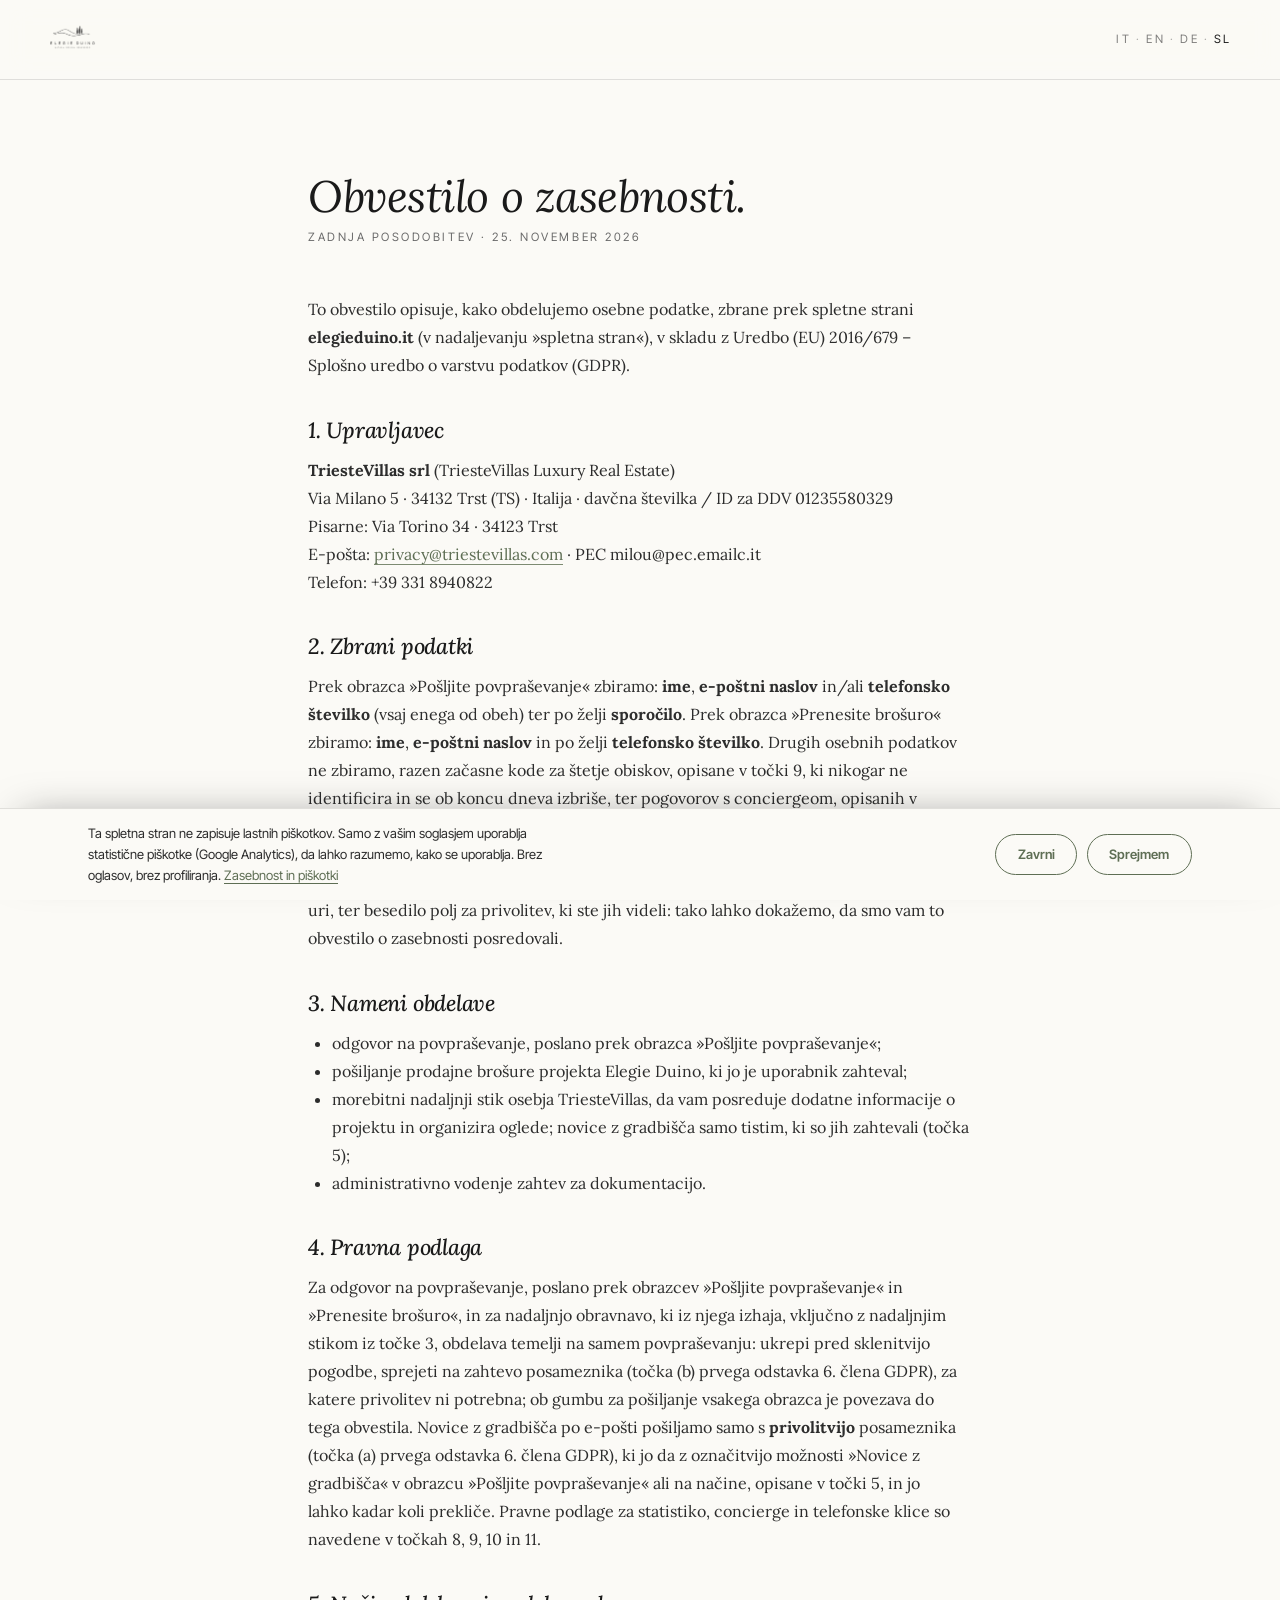
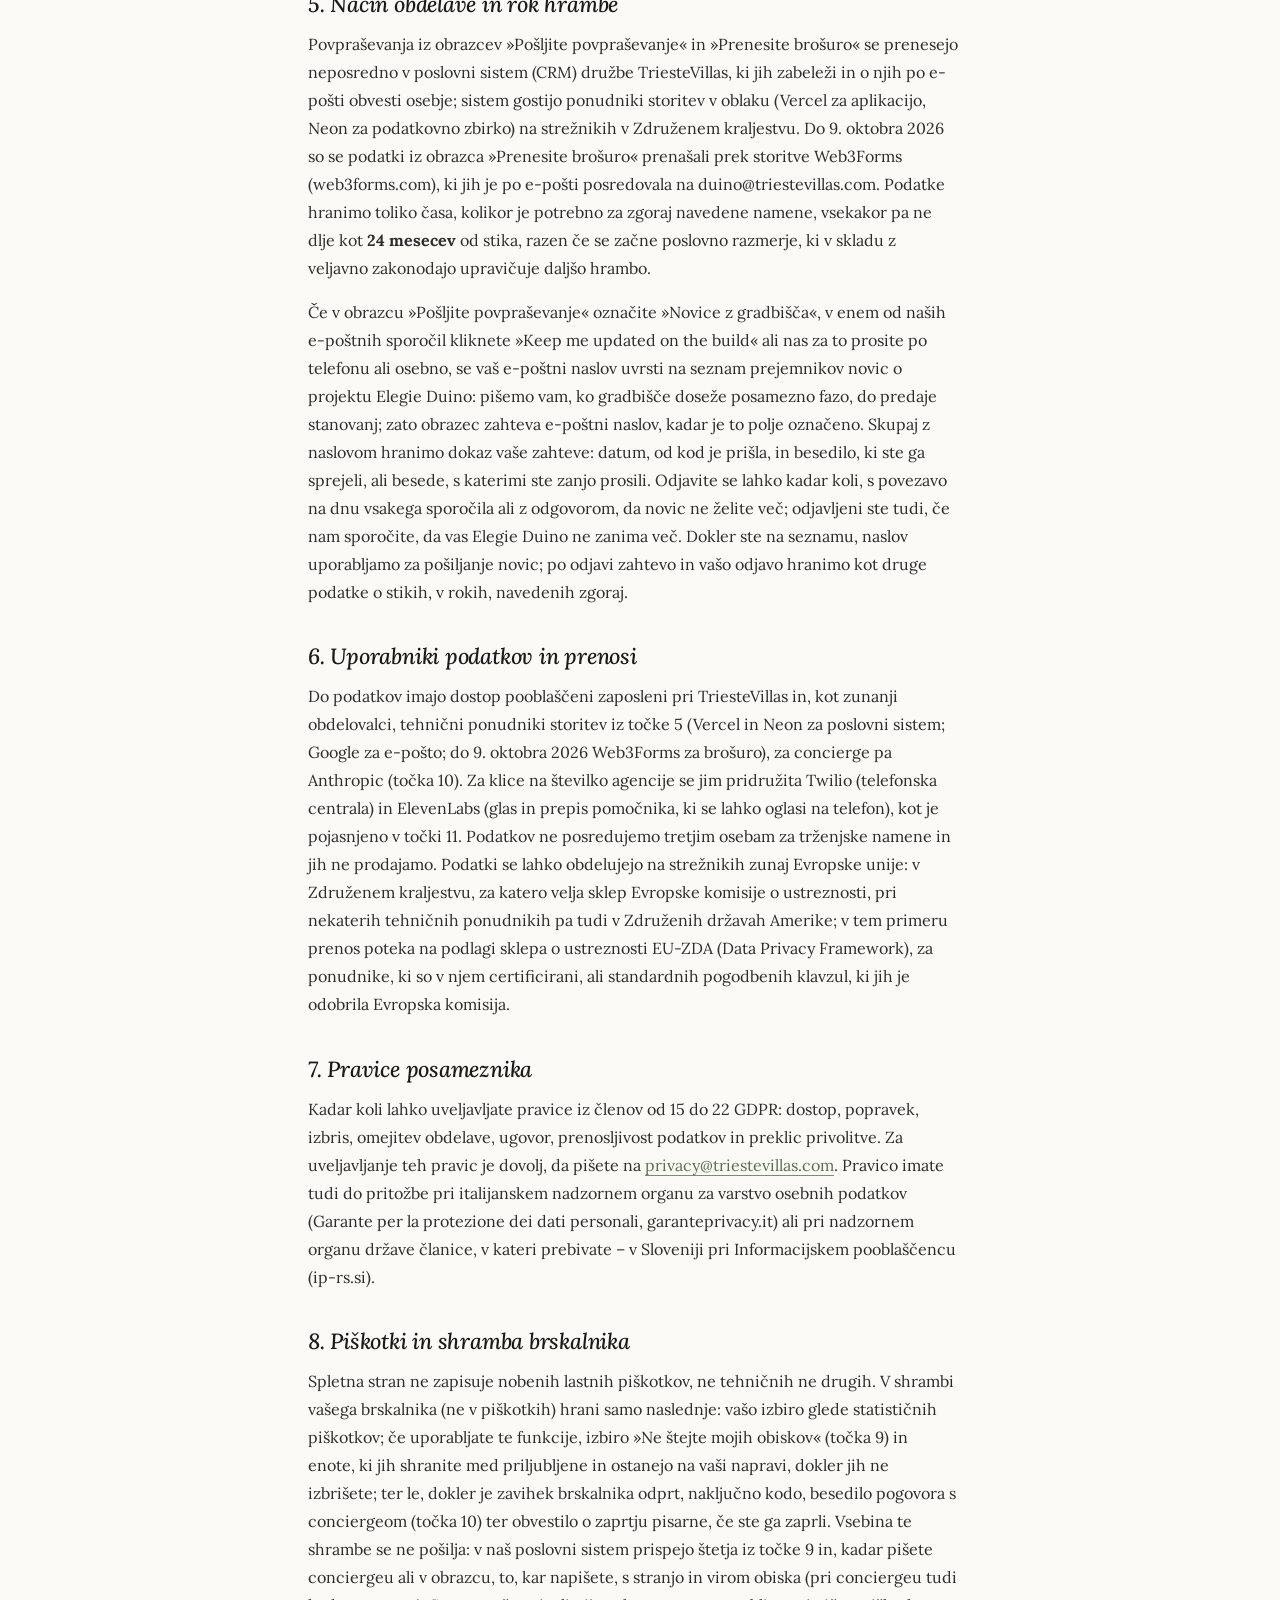
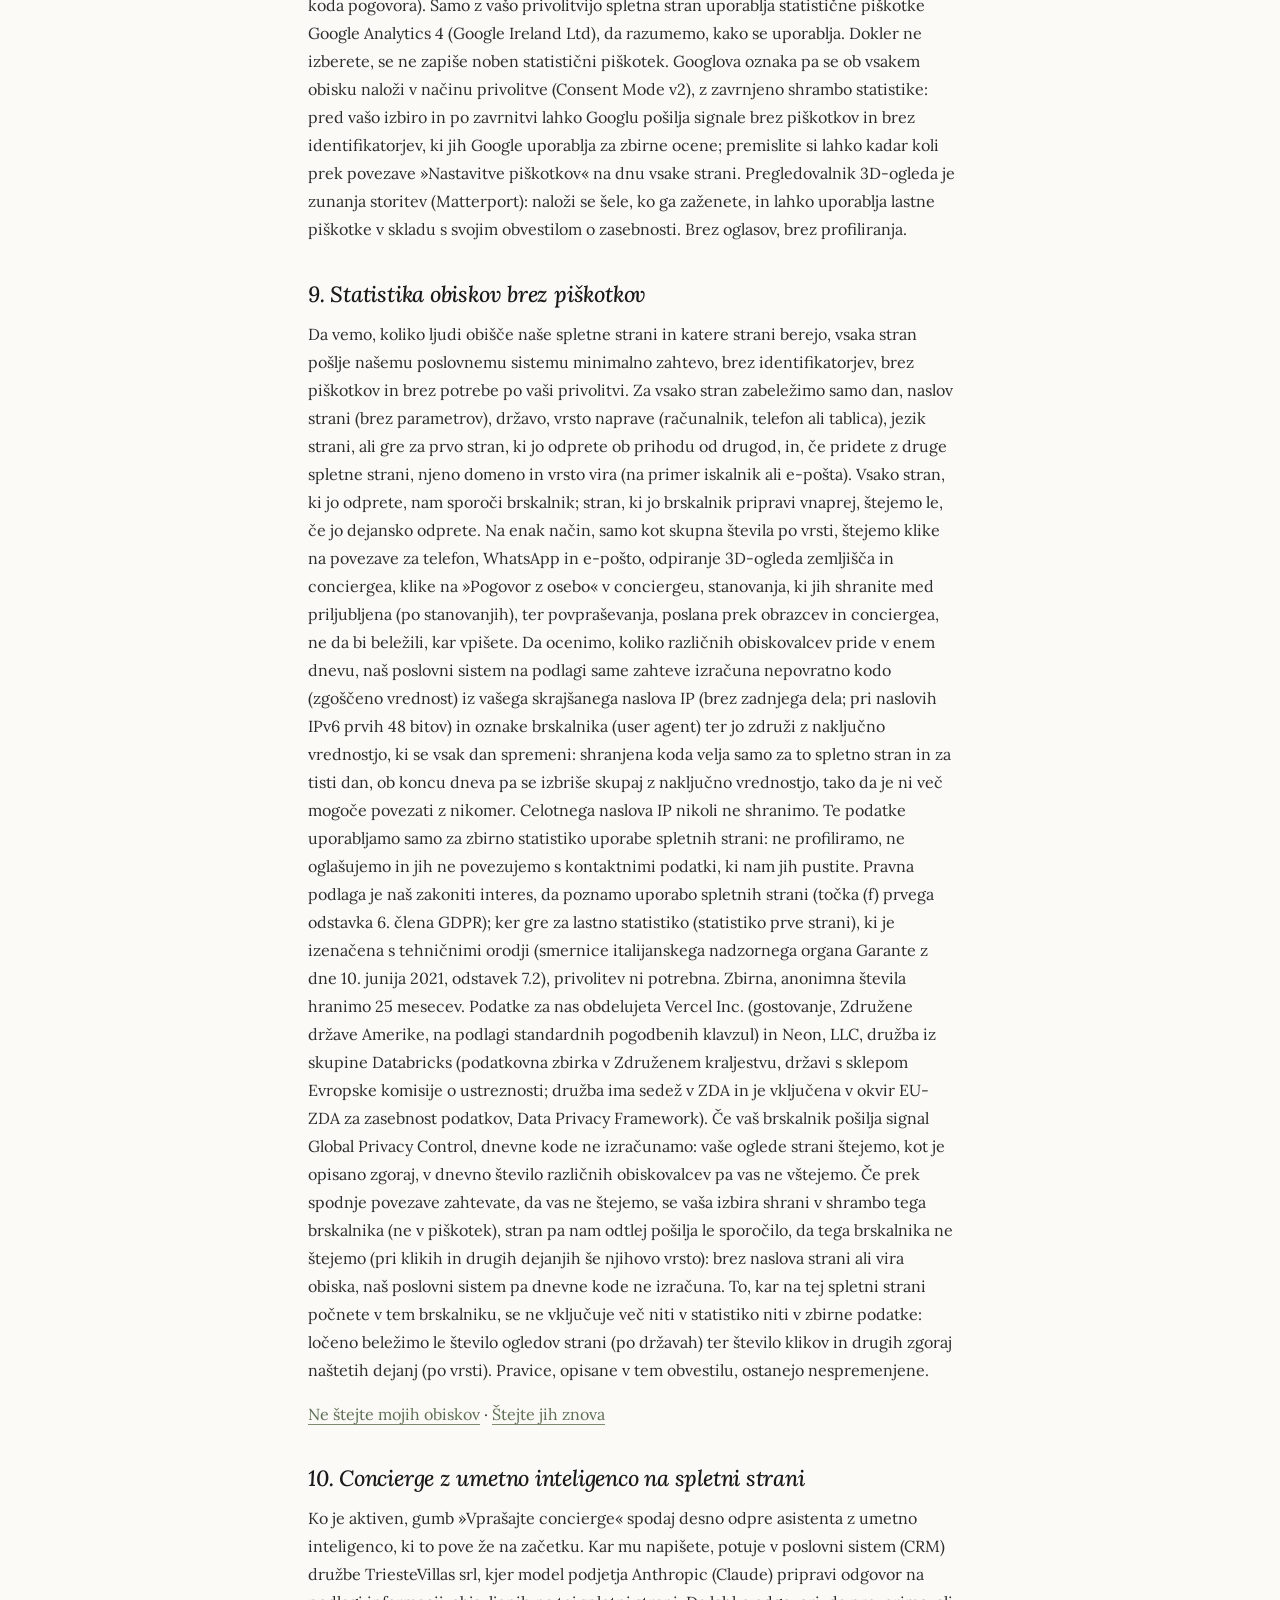
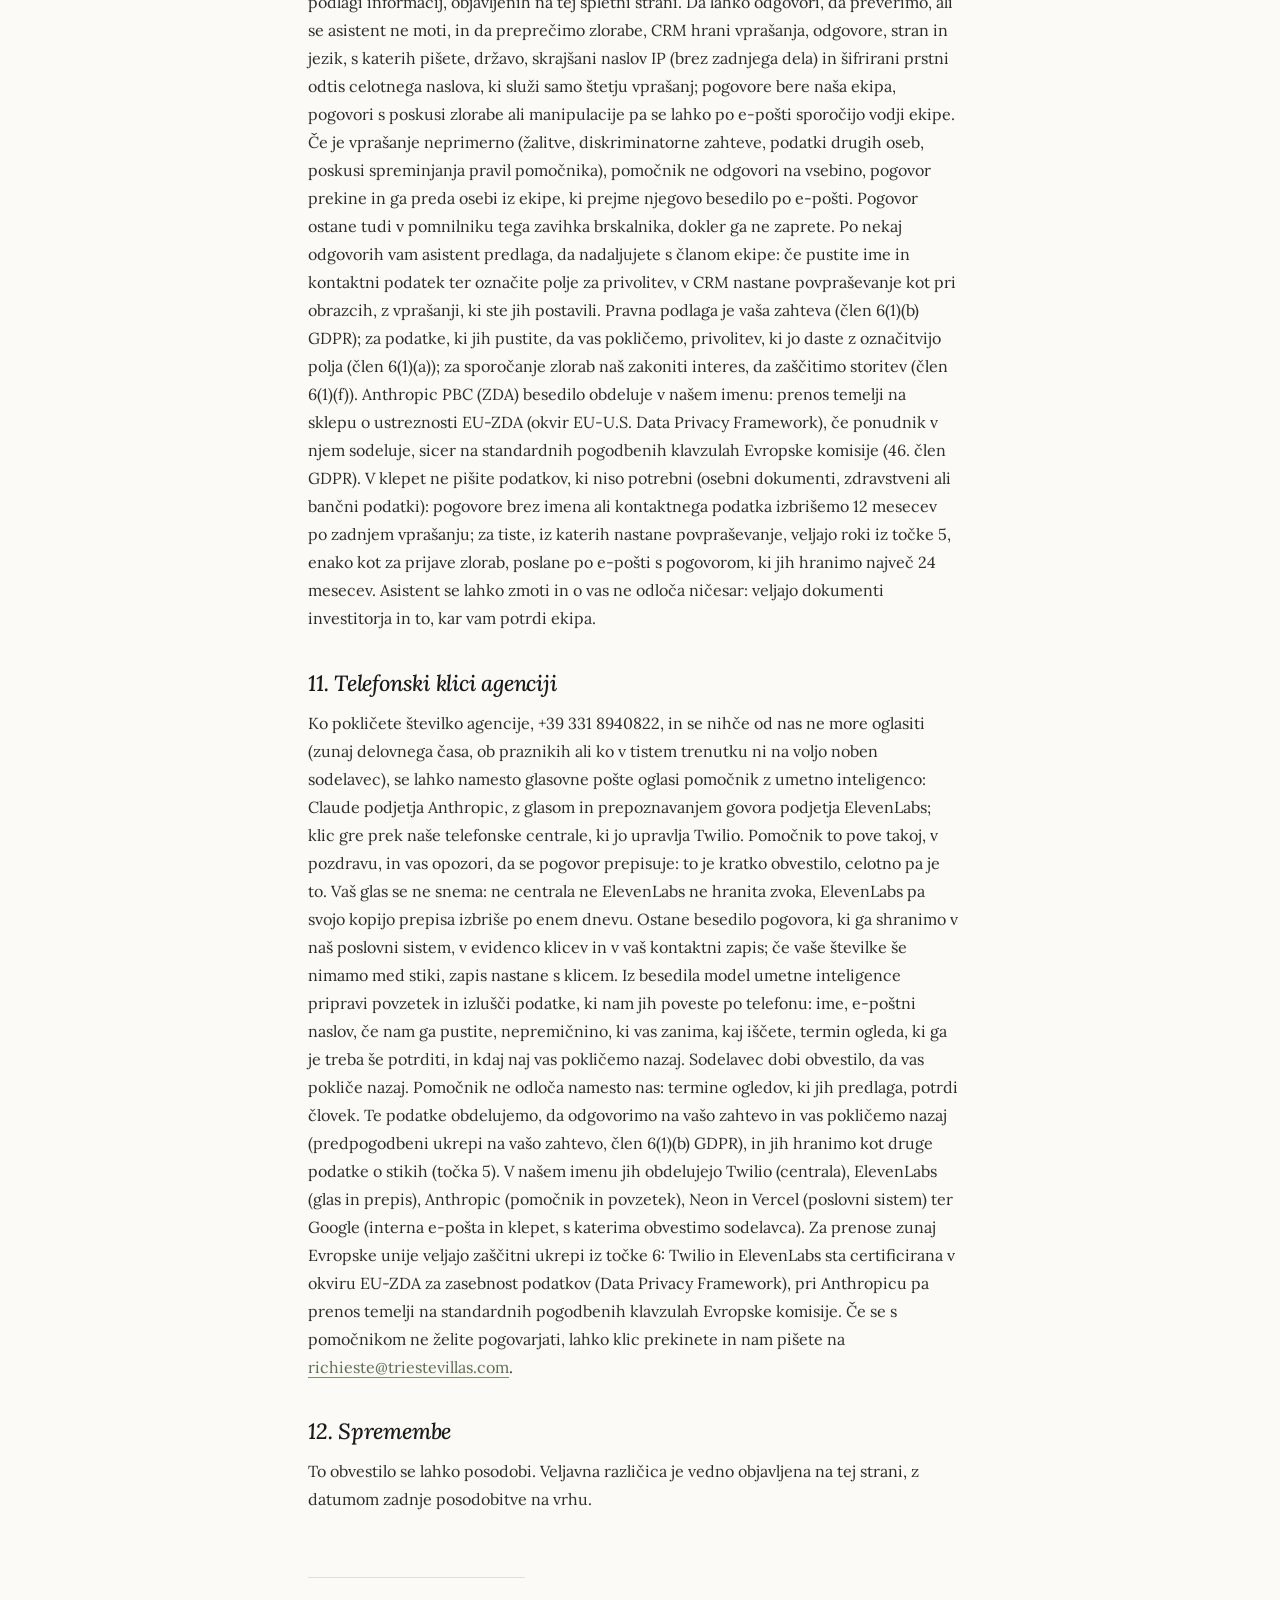
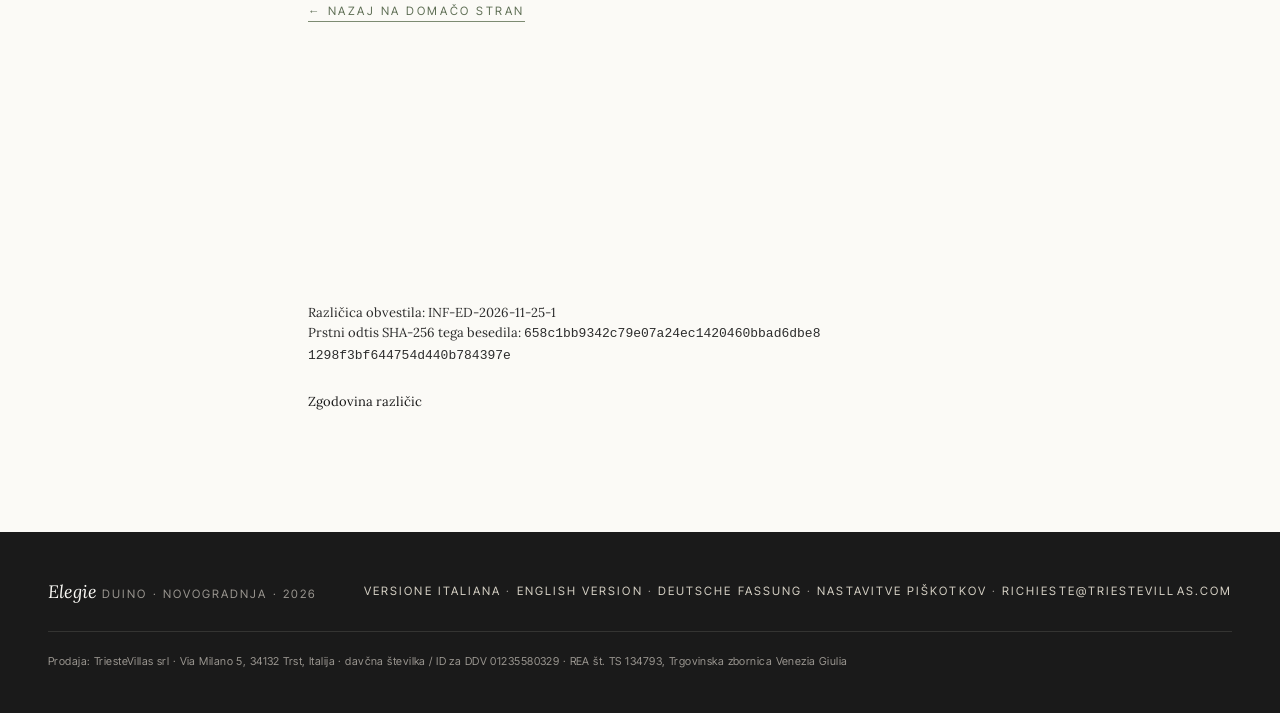
<file: sl/privacy.html>
<!doctype html>
<html lang="sl">
<head>
<meta charset="utf-8">
<meta name="viewport" content="width=device-width, initial-scale=1">
<meta name="google-site-verification" content="wDNn457_HwX7O_N0yoqqtISGwWY10QP7rJBd195c40k">
<title>Obvestilo o zasebnosti — Elegie Duino</title>
<meta name="description" content="Obvestilo o obdelavi osebnih podatkov, zbranih prek spletne strani Elegie Duino, v skladu z Uredbo (EU) 2016/679 (GDPR).">
<meta name="robots" content="noindex,follow">

<link rel="alternate" hreflang="it" href="https://elegieduino.it/privacy.html">
<link rel="alternate" hreflang="en" href="https://elegieduino.it/en/privacy.html">
<link rel="alternate" hreflang="de" href="https://elegieduino.it/de/privacy.html">
<link rel="alternate" hreflang="sl" href="https://elegieduino.it/sl/privacy.html">
<link rel="canonical" href="https://elegieduino.it/sl/privacy.html">

<link rel="icon" type="image/x-icon" href="../assets/favicons/favicon.ico">
<link rel="icon" type="image/png" sizes="32x32" href="../assets/favicons/icon-32.png">
<link rel="icon" type="image/png" sizes="192x192" href="../assets/favicons/icon-192.png">
<link rel="icon" type="image/png" sizes="512x512" href="../assets/favicons/icon-512.png">
<link rel="apple-touch-icon" sizes="180x180" href="../assets/favicons/apple-touch-icon.png">
<meta name="theme-color" content="#fbfaf6">

<link rel="stylesheet" href="../assets/css/style.css">
</head>
<body>

<nav class="nav is-scrolled" id="nav">
  <a href="./" class="nav__brand" aria-label="Elegie Duino – domača stran">
    <picture><source type="image/webp" srcset="../assets/logos/resp/elegie-duino-alpha-100.webp 100w, ../assets/logos/resp/elegie-duino-alpha-150.webp 150w" sizes="50px"><img class="nav__logo" src="../assets/logos/resp/elegie-duino-alpha-100.png" srcset="../assets/logos/resp/elegie-duino-alpha-100.png 100w, ../assets/logos/resp/elegie-duino-alpha-150.png 150w" sizes="50px" alt="Elegie Duino" width="200" height="178"></picture>
  </a>
  <div class="nav__lang">
    <a href="../privacy.html">IT</a><span>·</span><a href="../en/privacy.html">EN</a><span>·</span><a href="../de/privacy.html">DE</a><span>·</span><a href="./privacy.html" aria-current="true">SL</a>
  </div>
</nav>

<main class="legal">
  <div class="legal__container">
    <h1>Obvestilo o zasebnosti.</h1>
    <span class="legal__updated">Zadnja posodobitev · 25. november 2026</span>

    <p>To obvestilo opisuje, kako obdelujemo osebne podatke, zbrane prek spletne strani <strong>elegieduino.it</strong> (v nadaljevanju »spletna stran«), v skladu z Uredbo (EU) 2016/679 – Splošno uredbo o varstvu podatkov (GDPR).</p>

    <h2>1. Upravljavec</h2>
    <p><strong>TriesteVillas srl</strong> (TriesteVillas Luxury Real Estate)<br>
    Via Milano 5 · 34132 Trst (TS) · Italija · davčna številka / ID za DDV 01235580329<br>
    Pisarne: Via Torino 34 · 34123 Trst<br>
    E-pošta: <a href="mailto:privacy@triestevillas.com">privacy@triestevillas.com</a> · PEC milou@pec.emailc.it<br>
    Telefon: +39 331 8940822</p>

    <h2>2. Zbrani podatki</h2>
    <p>Prek obrazca »Pošljite povpraševanje« zbiramo: <strong>ime</strong>, <strong>e-poštni naslov</strong> in/ali <strong>telefonsko številko</strong> (vsaj enega od obeh) ter po želji <strong>sporočilo</strong>. Prek obrazca »Prenesite brošuro« zbiramo: <strong>ime</strong>, <strong>e-poštni naslov</strong> in po želji <strong>telefonsko številko</strong>. Drugih osebnih podatkov ne zbiramo, razen začasne kode za štetje obiskov, opisane v točki 9, ki nikogar ne identificira in se ob koncu dneva izbriše, ter pogovorov s conciergeom, opisanih v točki 10. O piškotkih in o statistiki Google Analytics, ki se vklopi samo z vašo privolitvijo, govori točka 8. Ko pošljete obrazec, skupaj z vašim sporočilom shranimo, katero različico tega obvestila o zasebnosti je stran prikazovala, v katerem jeziku in ob kateri uri, ter besedilo polj za privolitev, ki ste jih videli: tako lahko dokažemo, da smo vam to obvestilo o zasebnosti posredovali.</p>

    <h2>3. Nameni obdelave</h2>
    <ul>
      <li>odgovor na povpraševanje, poslano prek obrazca »Pošljite povpraševanje«;</li>
      <li>pošiljanje prodajne brošure projekta Elegie Duino, ki jo je uporabnik zahteval;</li>
      <li>morebitni nadaljnji stik osebja TriesteVillas, da vam posreduje dodatne informacije o projektu in organizira oglede; novice z gradbišča samo tistim, ki so jih zahtevali (točka 5);</li>
      <li>administrativno vodenje zahtev za dokumentacijo.</li>
    </ul>

    <h2>4. Pravna podlaga</h2>
    <p>Za odgovor na povpraševanje, poslano prek obrazcev »Pošljite povpraševanje« in »Prenesite brošuro«, in za nadaljnjo obravnavo, ki iz njega izhaja, vključno z nadaljnjim stikom iz točke 3, obdelava temelji na samem povpraševanju: ukrepi pred sklenitvijo pogodbe, sprejeti na zahtevo posameznika (točka (b) prvega odstavka 6. člena GDPR), za katere privolitev ni potrebna; ob gumbu za pošiljanje vsakega obrazca je povezava do tega obvestila. Novice z gradbišča po e-pošti pošiljamo samo s <strong>privolitvijo</strong> posameznika (točka (a) prvega odstavka 6. člena GDPR), ki jo da z označitvijo možnosti »Novice z gradbišča« v obrazcu »Pošljite povpraševanje« ali na načine, opisane v točki 5, in jo lahko kadar koli prekliče. Pravne podlage za statistiko, concierge in telefonske klice so navedene v točkah 8, 9, 10 in 11.</p>

    <h2>5. Način obdelave in rok hrambe</h2>
    <p>Povpraševanja iz obrazcev »Pošljite povpraševanje« in »Prenesite brošuro« se prenesejo neposredno v poslovni sistem (CRM) družbe TriesteVillas, ki jih zabeleži in o njih po e-pošti obvesti osebje; sistem gostijo ponudniki storitev v oblaku (Vercel za aplikacijo, Neon za podatkovno zbirko) na strežnikih v Združenem kraljestvu. Do 9. oktobra 2026 so se podatki iz obrazca »Prenesite brošuro« prenašali prek storitve Web3Forms (web3forms.com), ki jih je po e-pošti posredovala na duino@triestevillas.com. Podatke hranimo toliko časa, kolikor je potrebno za zgoraj navedene namene, vsekakor pa ne dlje kot <strong>24 mesecev</strong> od stika, razen če se začne poslovno razmerje, ki v skladu z veljavno zakonodajo upravičuje daljšo hrambo.</p>
    <p>Če v obrazcu »Pošljite povpraševanje« označite »Novice z gradbišča«, v enem od naših e-poštnih sporočil kliknete »Keep me updated on the build« ali nas za to prosite po telefonu ali osebno, se vaš e-poštni naslov uvrsti na seznam prejemnikov novic o projektu Elegie Duino: pišemo vam, ko gradbišče doseže posamezno fazo, do predaje stanovanj; zato obrazec zahteva e-poštni naslov, kadar je to polje označeno. Skupaj z naslovom hranimo dokaz vaše zahteve: datum, od kod je prišla, in besedilo, ki ste ga sprejeli, ali besede, s katerimi ste zanjo prosili. Odjavite se lahko kadar koli, s povezavo na dnu vsakega sporočila ali z odgovorom, da novic ne želite več; odjavljeni ste tudi, če nam sporočite, da vas Elegie Duino ne zanima več. Dokler ste na seznamu, naslov uporabljamo za pošiljanje novic; po odjavi zahtevo in vašo odjavo hranimo kot druge podatke o stikih, v rokih, navedenih zgoraj.</p>

    <h2>6. Uporabniki podatkov in prenosi</h2>
    <p>Do podatkov imajo dostop pooblaščeni zaposleni pri TriesteVillas in, kot zunanji obdelovalci, tehnični ponudniki storitev iz točke 5 (Vercel in Neon za poslovni sistem; Google za e-pošto; do 9. oktobra 2026 Web3Forms za brošuro), za concierge pa Anthropic (točka 10). Za klice na številko agencije se jim pridružita Twilio (telefonska centrala) in ElevenLabs (glas in prepis pomočnika, ki se lahko oglasi na telefon), kot je pojasnjeno v točki 11. Podatkov ne posredujemo tretjim osebam za trženjske namene in jih ne prodajamo. Podatki se lahko obdelujejo na strežnikih zunaj Evropske unije: v Združenem kraljestvu, za katero velja sklep Evropske komisije o ustreznosti, pri nekaterih tehničnih ponudnikih pa tudi v Združenih državah Amerike; v tem primeru prenos poteka na podlagi sklepa o ustreznosti EU-ZDA (Data Privacy Framework), za ponudnike, ki so v njem certificirani, ali standardnih pogodbenih klavzul, ki jih je odobrila Evropska komisija.</p>

    <h2>7. Pravice posameznika</h2>
    <p>Kadar koli lahko uveljavljate pravice iz členov od 15 do 22 GDPR: dostop, popravek, izbris, omejitev obdelave, ugovor, prenosljivost podatkov in preklic privolitve. Za uveljavljanje teh pravic je dovolj, da pišete na <a href="mailto:privacy@triestevillas.com">privacy@triestevillas.com</a>. Pravico imate tudi do pritožbe pri italijanskem nadzornem organu za varstvo osebnih podatkov (Garante per la protezione dei dati personali, garanteprivacy.it) ali pri nadzornem organu države članice, v kateri prebivate – v Sloveniji pri Informacijskem pooblaščencu (ip-rs.si).</p>

    <h2>8. Piškotki in shramba brskalnika</h2>
    <p>Spletna stran ne zapisuje nobenih lastnih piškotkov, ne tehničnih ne drugih. V shrambi vašega brskalnika (ne v piškotkih) hrani samo naslednje: vašo izbiro glede statističnih piškotkov; če uporabljate te funkcije, izbiro »Ne štejte mojih obiskov« (točka 9) in enote, ki jih shranite med priljubljene in ostanejo na vaši napravi, dokler jih ne izbrišete; ter le, dokler je zavihek brskalnika odprt, naključno kodo, besedilo pogovora s conciergeom (točka 10) ter obvestilo o zaprtju pisarne, če ste ga zaprli. Vsebina te shrambe se ne pošilja: v naš poslovni sistem prispejo štetja iz točke 9 in, kadar pišete conciergeu ali v obrazcu, to, kar napišete, s stranjo in virom obiska (pri conciergeu tudi koda pogovora). Samo z vašo privolitvijo spletna stran uporablja statistične piškotke Google Analytics 4 (Google Ireland Ltd), da razumemo, kako se uporablja. Dokler ne izberete, se ne zapiše noben statistični piškotek. Googlova oznaka pa se ob vsakem obisku naloži v načinu privolitve (Consent Mode v2), z zavrnjeno shrambo statistike: pred vašo izbiro in po zavrnitvi lahko Googlu pošilja signale brez piškotkov in brez identifikatorjev, ki jih Google uporablja za zbirne ocene; premislite si lahko kadar koli prek povezave »Nastavitve piškotkov« na dnu vsake strani. Pregledovalnik 3D-ogleda je zunanja storitev (Matterport): naloži se šele, ko ga zaženete, in lahko uporablja lastne piškotke v skladu s svojim obvestilom o zasebnosti. Brez oglasov, brez profiliranja.</p>
    <h2 id="contatore">9. Statistika obiskov brez piškotkov</h2>
    <p>Da vemo, koliko ljudi obišče naše spletne strani in katere strani berejo, vsaka stran pošlje našemu poslovnemu sistemu minimalno zahtevo, brez identifikatorjev, brez piškotkov in brez potrebe po vaši privolitvi. Za vsako stran zabeležimo samo dan, naslov strani (brez parametrov), državo, vrsto naprave (računalnik, telefon ali tablica), jezik strani, ali gre za prvo stran, ki jo odprete ob prihodu od drugod, in, če pridete z druge spletne strani, njeno domeno in vrsto vira (na primer iskalnik ali e-pošta). Vsako stran, ki jo odprete, nam sporoči brskalnik; stran, ki jo brskalnik pripravi vnaprej, štejemo le, če jo dejansko odprete. Na enak način, samo kot skupna števila po vrsti, štejemo klike na povezave za telefon, WhatsApp in e-pošto, odpiranje 3D-ogleda zemljišča in conciergea, klike na »Pogovor z osebo« v conciergeu, stanovanja, ki jih shranite med priljubljena (po stanovanjih), ter povpraševanja, poslana prek obrazcev in conciergea, ne da bi beležili, kar vpišete. Da ocenimo, koliko različnih obiskovalcev pride v enem dnevu, naš poslovni sistem na podlagi same zahteve izračuna nepovratno kodo (zgoščeno vrednost) iz vašega skrajšanega naslova IP (brez zadnjega dela; pri naslovih IPv6 prvih 48 bitov) in oznake brskalnika (user agent) ter jo združi z naključno vrednostjo, ki se vsak dan spremeni: shranjena koda velja samo za to spletno stran in za tisti dan, ob koncu dneva pa se izbriše skupaj z naključno vrednostjo, tako da je ni več mogoče povezati z nikomer. Celotnega naslova IP nikoli ne shranimo. Te podatke uporabljamo samo za zbirno statistiko uporabe spletnih strani: ne profiliramo, ne oglašujemo in jih ne povezujemo s kontaktnimi podatki, ki nam jih pustite. Pravna podlaga je naš zakoniti interes, da poznamo uporabo spletnih strani (točka (f) prvega odstavka 6. člena GDPR); ker gre za lastno statistiko (statistiko prve strani), ki je izenačena s tehničnimi orodji (smernice italijanskega nadzornega organa Garante z dne 10. junija 2021, odstavek 7.2), privolitev ni potrebna. Zbirna, anonimna števila hranimo 25 mesecev. Podatke za nas obdelujeta Vercel Inc. (gostovanje, Združene države Amerike, na podlagi standardnih pogodbenih klavzul) in Neon, LLC, družba iz skupine Databricks (podatkovna zbirka v Združenem kraljestvu, državi s sklepom Evropske komisije o ustreznosti; družba ima sedež v ZDA in je vključena v okvir EU-ZDA za zasebnost podatkov, Data Privacy Framework). Če vaš brskalnik pošilja signal Global Privacy Control, dnevne kode ne izračunamo: vaše oglede strani štejemo, kot je opisano zgoraj, v dnevno število različnih obiskovalcev pa vas ne vštejemo. Če prek spodnje povezave zahtevate, da vas ne štejemo, se vaša izbira shrani v shrambo tega brskalnika (ne v piškotek), stran pa nam odtlej pošilja le sporočilo, da tega brskalnika ne štejemo (pri klikih in drugih dejanjih še njihovo vrsto): brez naslova strani ali vira obiska, naš poslovni sistem pa dnevne kode ne izračuna. To, kar na tej spletni strani počnete v tem brskalniku, se ne vključuje več niti v statistiko niti v zbirne podatke: ločeno beležimo le število ogledov strani (po državah) ter število klikov in drugih zgoraj naštetih dejanj (po vrsti). Pravice, opisane v tem obvestilu, ostanejo nespremenjene.</p>
    <p><a href="#contatore" data-contatore="no" rel="nofollow">Ne štejte mojih obiskov</a> · <a href="#contatore" data-contatore="si" rel="nofollow">Štejte jih znova</a></p>
    <p data-contatore-esito role="status" hidden></p>
    <h2 id="concierge">10. Concierge z umetno inteligenco na spletni strani</h2>
    <p>Ko je aktiven, gumb »Vprašajte concierge« spodaj desno odpre asistenta z umetno inteligenco, ki to pove že na začetku. Kar mu napišete, potuje v poslovni sistem (CRM) družbe TriesteVillas srl, kjer model podjetja Anthropic (Claude) pripravi odgovor na podlagi informacij, objavljenih na tej spletni strani. Da lahko odgovori, da preverimo, ali se asistent ne moti, in da preprečimo zlorabe, CRM hrani vprašanja, odgovore, stran in jezik, s katerih pišete, državo, skrajšani naslov IP (brez zadnjega dela) in šifrirani prstni odtis celotnega naslova, ki služi samo štetju vprašanj; pogovore bere naša ekipa, pogovori s poskusi zlorabe ali manipulacije pa se lahko po e-pošti sporočijo vodji ekipe. Če je vprašanje neprimerno (žalitve, diskriminatorne zahteve, podatki drugih oseb, poskusi spreminjanja pravil pomočnika), pomočnik ne odgovori na vsebino, pogovor prekine in ga preda osebi iz ekipe, ki prejme njegovo besedilo po e-pošti. Pogovor ostane tudi v pomnilniku tega zavihka brskalnika, dokler ga ne zaprete. Po nekaj odgovorih vam asistent predlaga, da nadaljujete s članom ekipe: če pustite ime in kontaktni podatek ter označite polje za privolitev, v CRM nastane povpraševanje kot pri obrazcih, z vprašanji, ki ste jih postavili. Pravna podlaga je vaša zahteva (člen 6(1)(b) GDPR); za podatke, ki jih pustite, da vas pokličemo, privolitev, ki jo daste z označitvijo polja (člen 6(1)(a)); za sporočanje zlorab naš zakoniti interes, da zaščitimo storitev (člen 6(1)(f)). Anthropic PBC (ZDA) besedilo obdeluje v našem imenu: prenos temelji na sklepu o ustreznosti EU-ZDA (okvir EU-U.S. Data Privacy Framework), če ponudnik v njem sodeluje, sicer na standardnih pogodbenih klavzulah Evropske komisije (46. člen GDPR). V klepet ne pišite podatkov, ki niso potrebni (osebni dokumenti, zdravstveni ali bančni podatki): pogovore brez imena ali kontaktnega podatka izbrišemo 12 mesecev po zadnjem vprašanju; za tiste, iz katerih nastane povpraševanje, veljajo roki iz točke 5, enako kot za prijave zlorab, poslane po e-pošti s pogovorom, ki jih hranimo največ 24 mesecev. Asistent se lahko zmoti in o vas ne odloča ničesar: veljajo dokumenti investitorja in to, kar vam potrdi ekipa.</p>
    <h2 id="telefonate">11. Telefonski klici agenciji</h2>
    <p>Ko pokličete številko agencije, +39 331 8940822, in se nihče od nas ne more oglasiti (zunaj delovnega časa, ob praznikih ali ko v tistem trenutku ni na voljo noben sodelavec), se lahko namesto glasovne pošte oglasi pomočnik z umetno inteligenco: Claude podjetja Anthropic, z glasom in prepoznavanjem govora podjetja ElevenLabs; klic gre prek naše telefonske centrale, ki jo upravlja Twilio. Pomočnik to pove takoj, v pozdravu, in vas opozori, da se pogovor prepisuje: to je kratko obvestilo, celotno pa je to. Vaš glas se ne snema: ne centrala ne ElevenLabs ne hranita zvoka, ElevenLabs pa svojo kopijo prepisa izbriše po enem dnevu. Ostane besedilo pogovora, ki ga shranimo v naš poslovni sistem, v evidenco klicev in v vaš kontaktni zapis; če vaše številke še nimamo med stiki, zapis nastane s klicem. Iz besedila model umetne inteligence pripravi povzetek in izlušči podatke, ki nam jih poveste po telefonu: ime, e-poštni naslov, če nam ga pustite, nepremičnino, ki vas zanima, kaj iščete, termin ogleda, ki ga je treba še potrditi, in kdaj naj vas pokličemo nazaj. Sodelavec dobi obvestilo, da vas pokliče nazaj. Pomočnik ne odloča namesto nas: termine ogledov, ki jih predlaga, potrdi človek. Te podatke obdelujemo, da odgovorimo na vašo zahtevo in vas pokličemo nazaj (predpogodbeni ukrepi na vašo zahtevo, člen 6(1)(b) GDPR), in jih hranimo kot druge podatke o stikih (točka 5). V našem imenu jih obdelujejo Twilio (centrala), ElevenLabs (glas in prepis), Anthropic (pomočnik in povzetek), Neon in Vercel (poslovni sistem) ter Google (interna e-pošta in klepet, s katerima obvestimo sodelavca). Za prenose zunaj Evropske unije veljajo zaščitni ukrepi iz točke 6: Twilio in ElevenLabs sta certificirana v okviru EU-ZDA za zasebnost podatkov (Data Privacy Framework), pri Anthropicu pa prenos temelji na standardnih pogodbenih klavzulah Evropske komisije. Če se s pomočnikom ne želite pogovarjati, lahko klic prekinete in nam pišete na <a href="mailto:richieste@triestevillas.com">richieste@triestevillas.com</a>.</p>
    <h2>12. Spremembe</h2>
    <p>To obvestilo se lahko posodobi. Veljavna različica je vedno objavljena na tej strani, z datumom zadnje posodobitve na vrhu.</p>

    <a class="legal__back" href="./">← Nazaj na domačo stran</a>
  </div>
</main>

<!-- INF-1:inizio — scritto da scripts/informativa.mjs --scrivi, non si corregge a mano -->
<section class="legal legal--versione" aria-label="Različica obvestila" data-informativa-versione="INF-ED-2026-11-25-1" data-informativa-impronta="658c1bb9342c79e07a24ec1420460bbad6dbe81298f3bf644754d440b784397e">
  <div class="legal__container">
    <p style="font-size:13px;line-height:1.6">Različica obvestila: INF-ED-2026-11-25-1<br>Prstni odtis SHA-256 tega besedila: <code style="overflow-wrap:anywhere;word-break:break-all">658c1bb9342c79e07a24ec1420460bbad6dbe81298f3bf644754d440b784397e</code></p>
    <details style="font-size:13px;line-height:1.6"><summary style="cursor:pointer;min-height:44px;display:flex;align-items:center">Zgodovina različic</summary><ol><li><strong>INF-ED-2026-11-25-1</strong> · v veljavi · od 25. 11. 2026, 14:01<br>Prva različica z oznako: ob vsakem obrazcu shranimo, katero različico tega obvestila je stran prikazovala, jezik, uro in besedilo polj za privolitev; odgovor na povpraševanje temelji na ukrepih pred sklenitvijo pogodbe, novice z gradbišča samo s privolitvijo; različica in prstni odtis besedila na dnu strani.<br>Prstni odtis SHA-256: <code style="overflow-wrap:anywhere;word-break:break-all">658c1bb9342c79e07a24ec1420460bbad6dbe81298f3bf644754d440b784397e</code></li></ol><p>Celotno besedilo prejšnje različice lahko zahtevate na naslovu privacy@triestevillas.com.</p></details>
  </div>
</section>
<!-- INF-1:fine -->

<footer class="footer">
  <div class="footer__inner">
    <div>
      <span class="footer__brand">Elegie</span> Duino · Novogradnja · 2026
    </div>
    <div>
      <a href="../privacy.html">Versione italiana</a> · <a href="../en/privacy.html">English version</a> · <a href="../de/privacy.html">Deutsche Fassung</a> · <a href="#" data-cc-prefs>Nastavitve piškotkov</a> · <a href="mailto:richieste@triestevillas.com">richieste@triestevillas.com</a>
    </div>
  </div>
  <p class="footer__legal">Prodaja: TriesteVillas srl · Via Milano 5, 34132 Trst, Italija · davčna številka / ID za DDV 01235580329 · REA št. TS 134793, Trgovinska zbornica Venezia Giulia</p>
</footer>

<script src="../assets/js/consenso.js" data-ga="G-YL07ZJ3PVX"></script>
<script src="../assets/js/contatore.js" defer></script>
</body>
</html>
</file>
<file: assets/css/style.css>
/* =========================================================================
   Elegie Duino — vetrina web
   Palette e tipografia ispirate a brief Claude Design (REV. 01 · 04.2026)
   ========================================================================= */

/* Caratteri ospitati qui (08/10/2026): prima arrivavano da fonts.googleapis.com,
   un foglio che bloccava il primo disegno e una connessione a terzi in più.
   File variabili di Fontsource 5.3.0 (OFL 1.1, licenze in assets/fonts/),
   sottoinsiemi latin e latin-ext con gli stessi unicode-range di Google:
   il browser scarica latin-ext solo se una pagina ne usa un carattere. */
@font-face {
  font-family: 'Lora';
  font-style: normal;
  font-weight: 400 700;
  font-display: swap;
  src: url("../fonts/lora-latin-wght-normal.woff2") format("woff2");
  unicode-range: U+0000-00FF,U+0131,U+0152-0153,U+02BB-02BC,U+02C6,U+02DA,U+02DC,U+0304,U+0308,U+0329,U+2000-206F,U+20AC,U+2122,U+2191,U+2193,U+2212,U+2215,U+FEFF,U+FFFD;
}
@font-face {
  font-family: 'Lora';
  font-style: italic;
  font-weight: 400 700;
  font-display: swap;
  src: url("../fonts/lora-latin-wght-italic.woff2") format("woff2");
  unicode-range: U+0000-00FF,U+0131,U+0152-0153,U+02BB-02BC,U+02C6,U+02DA,U+02DC,U+0304,U+0308,U+0329,U+2000-206F,U+20AC,U+2122,U+2191,U+2193,U+2212,U+2215,U+FEFF,U+FFFD;
}
@font-face {
  font-family: 'Lora';
  font-style: normal;
  font-weight: 400 700;
  font-display: swap;
  src: url("../fonts/lora-latin-ext-wght-normal.woff2") format("woff2");
  unicode-range: U+0100-02BA,U+02BD-02C5,U+02C7-02CC,U+02CE-02D7,U+02DD-02FF,U+0304,U+0308,U+0329,U+1D00-1DBF,U+1E00-1E9F,U+1EF2-1EFF,U+2020,U+20A0-20AB,U+20AD-20C0,U+2113,U+2C60-2C7F,U+A720-A7FF;
}
@font-face {
  font-family: 'Lora';
  font-style: italic;
  font-weight: 400 700;
  font-display: swap;
  src: url("../fonts/lora-latin-ext-wght-italic.woff2") format("woff2");
  unicode-range: U+0100-02BA,U+02BD-02C5,U+02C7-02CC,U+02CE-02D7,U+02DD-02FF,U+0304,U+0308,U+0329,U+1D00-1DBF,U+1E00-1E9F,U+1EF2-1EFF,U+2020,U+20A0-20AB,U+20AD-20C0,U+2113,U+2C60-2C7F,U+A720-A7FF;
}
@font-face {
  font-family: 'Inter Tight';
  font-style: normal;
  font-weight: 100 900;
  font-display: swap;
  src: url("../fonts/inter-tight-latin-wght-normal.woff2") format("woff2");
  unicode-range: U+0000-00FF,U+0131,U+0152-0153,U+02BB-02BC,U+02C6,U+02DA,U+02DC,U+0304,U+0308,U+0329,U+2000-206F,U+20AC,U+2122,U+2191,U+2193,U+2212,U+2215,U+FEFF,U+FFFD;
}
@font-face {
  font-family: 'Inter Tight';
  font-style: normal;
  font-weight: 100 900;
  font-display: swap;
  src: url("../fonts/inter-tight-latin-ext-wght-normal.woff2") format("woff2");
  unicode-range: U+0100-02BA,U+02BD-02C5,U+02C7-02CC,U+02CE-02D7,U+02DD-02FF,U+0304,U+0308,U+0329,U+1D00-1DBF,U+1E00-1E9F,U+1EF2-1EFF,U+2020,U+20A0-20AB,U+20AD-20C0,U+2113,U+2C60-2C7F,U+A720-A7FF;
}

:root {
  /* Palette */
  --cream:    #fbfaf6;
  --cream-2:  #f4f1e8;
  --ink:      #1a1a1a;
  --ink-soft: #2c2c2c;
  --mute:     #6a6a6a;
  --mute-2:   #9a9690;
  --sage:     #7d8b72;
  --sage-d:   #5e6e54;
  --beige:    #d6d1c5;
  --rule:     rgba(26, 26, 26, 0.12);

  /* Type — IT (default) */
  --font-serif: 'Lora', 'Cormorant Garamond', Georgia, serif;
  --font-sans:  'Inter Tight', 'Inter', -apple-system, BlinkMacSystemFont, 'Helvetica Neue', sans-serif;
  --font-body:  var(--font-serif);

  /* Scale */
  --fs-xs:    0.72rem;
  --fs-sm:    0.85rem;
  --fs-base:  1rem;
  --fs-md:    1.125rem;
  --fs-lg:    1.375rem;
  --fs-xl:    2rem;
  --fs-2xl:   2.75rem;
  --fs-3xl:   4rem;
  --fs-4xl:   5.5rem;

  /* Layout */
  --container: 1240px;
  --measure:   62ch;
  --gutter:    clamp(1.25rem, 4vw, 3rem);
  --section-y: clamp(5rem, 12vh, 9rem);

  /* Motion */
  --ease: cubic-bezier(0.22, 0.61, 0.36, 1);
}

html[lang="en"] {
  --font-body: var(--font-sans);
}

/* Reset --------------------------------------------------------------------- */
*, *::before, *::after { box-sizing: border-box; }
html { scroll-behavior: smooth; -webkit-text-size-adjust: 100%; }
body {
  margin: 0;
  background: var(--cream);
  color: var(--ink);
  font-family: var(--font-body);
  font-size: var(--fs-base);
  line-height: 1.65;
  font-weight: 400;
  -webkit-font-smoothing: antialiased;
  -moz-osx-font-smoothing: grayscale;
  text-rendering: optimizeLegibility;
}
img { max-width: 100%; height: auto; display: block; }
/* <picture> serve solo a scegliere il formato (AVIF/WebP/JPEG): non deve fare
   scatola, così le regole scritte per l'<img> figlio diretto restano valide. */
picture { display: contents; }
a { color: inherit; text-decoration: none; }
button { font: inherit; cursor: pointer; }
h1, h2, h3, h4 { margin: 0; font-weight: 500; line-height: 1.15; letter-spacing: -0.01em; }
p { margin: 0 0 1em; max-width: var(--measure); }
p:last-child { margin-bottom: 0; }

::selection { background: var(--sage); color: var(--cream); }

/* Utility ------------------------------------------------------------------- */
.container {
  width: 100%;
  max-width: var(--container);
  margin: 0 auto;
  padding-left: var(--gutter);
  padding-right: var(--gutter);
}

.eyebrow {
  font-family: var(--font-sans);
  font-size: var(--fs-xs);
  font-weight: 500;
  letter-spacing: 0.22em;
  text-transform: uppercase;
  color: var(--sage-d);
  display: inline-flex;
  align-items: center;
  gap: 0.85em;
}
.eyebrow::before {
  content: "";
  display: inline-block;
  width: 2.2em;
  height: 1px;
  background: var(--sage);
}

.section-num {
  font-family: var(--font-sans);
  font-size: var(--fs-xs);
  letter-spacing: 0.22em;
  color: var(--mute);
  text-transform: uppercase;
}

.rule {
  border: 0;
  border-top: 1px solid var(--rule);
  margin: 0;
}

/* Nav ----------------------------------------------------------------------- */
.nav {
  position: fixed;
  top: 0;
  left: 0;
  right: 0;
  z-index: 50;
  padding: 1.1rem var(--gutter);
  background: rgba(251, 250, 246, 0.0);
  backdrop-filter: saturate(180%) blur(0);
  transition: background 0.4s var(--ease), backdrop-filter 0.4s var(--ease), border-color 0.4s var(--ease);
  border-bottom: 1px solid transparent;
  display: flex;
  align-items: center;
  justify-content: space-between;
  gap: 2rem;
}
.nav.is-scrolled {
  background: rgba(251, 250, 246, 0.92);
  backdrop-filter: saturate(180%) blur(14px);
  border-bottom-color: var(--rule);
}
.nav__brand {
  display: inline-flex;
  align-items: center;
}
.nav__logo {
  display: block;
  height: 44px;
  width: auto;
  filter: invert(1);
  transition: filter 0.4s var(--ease), opacity 0.25s var(--ease);
  opacity: 0.95;
}
.nav.is-scrolled .nav__logo {
  filter: none;
}
.nav__brand:hover .nav__logo { opacity: 1; }
@media (max-width: 720px) {
  .nav__logo { height: 36px; }
}
.nav__links {
  display: flex;
  gap: 1.6rem;
  font-family: var(--font-sans);
  font-size: var(--fs-xs);
  letter-spacing: 0.18em;
  text-transform: uppercase;
  color: var(--cream);
  transition: color 0.4s var(--ease);
}
.nav.is-scrolled .nav__links { color: var(--ink); }
.nav__links a {
  position: relative;
  padding: 0.4em 0;
  opacity: 0.85;
  transition: opacity 0.25s var(--ease);
}
.nav__links a:hover { opacity: 1; }
.nav__links a::after {
  content: "";
  position: absolute;
  left: 0; right: 0; bottom: 0;
  height: 1px;
  background: currentColor;
  transform: scaleX(0);
  transform-origin: right;
  transition: transform 0.35s var(--ease);
}
.nav__links a:hover::after { transform: scaleX(1); transform-origin: left; }
.nav__lang {
  font-family: var(--font-sans);
  font-size: var(--fs-xs);
  letter-spacing: 0.22em;
  text-transform: uppercase;
  display: inline-flex;
  gap: 0.4em;
  color: var(--cream);
  transition: color 0.4s var(--ease);
}
.nav.is-scrolled .nav__lang { color: var(--ink); }
.nav__lang a { opacity: 0.55; transition: opacity 0.25s var(--ease); }
.nav__lang a:hover { opacity: 1; }
.nav__lang a[aria-current="true"] { opacity: 1; }
.nav__lang span { opacity: 0.35; }

@media (max-width: 720px) {
  .nav__links { display: none; }
}

/* Hero ---------------------------------------------------------------------- */
.hero {
  position: relative;
  min-height: 100vh;
  min-height: 100svh;
  display: grid;
  grid-template-rows: 1fr auto;
  color: var(--cream);
  overflow: hidden;
}
.hero__bg {
  position: absolute;
  inset: 0;
  /* L'immagine è un <img> (con fetchpriority e varianti AVIF/WebP per
     larghezza, più un taglio verticale per i telefoni), non più uno sfondo
     CSS: lo sfondo si scopriva solo dopo il foglio di stile e pesava 809 KB. */
  transform: scale(1.04);
  filter: saturate(0.95) contrast(1.02);
}
.hero__bg img {
  position: absolute;
  inset: 0;
  width: 100%;
  height: 100%;
  max-width: none;
  object-fit: cover;
  object-position: center 60%;
}
.hero__bg::after {
  content: "";
  position: absolute;
  inset: 0;
  background: linear-gradient(
    180deg,
    rgba(26, 26, 26, 0.45) 0%,
    rgba(26, 26, 26, 0.18) 40%,
    rgba(26, 26, 26, 0.55) 100%
  );
}
.hero__content {
  position: relative;
  align-self: end;
  padding: 7rem var(--gutter) clamp(3rem, 8vh, 6rem);
  max-width: var(--container);
  margin: 0 auto;
  width: 100%;
}
.hero__eyebrow {
  font-family: var(--font-sans);
  font-size: var(--fs-xs);
  letter-spacing: 0.32em;
  text-transform: uppercase;
  color: var(--cream);
  opacity: 0.85;
  margin-bottom: 1.6rem;
  display: inline-flex;
  align-items: center;
  gap: 1rem;
}
.hero__eyebrow::before {
  content: "";
  width: 2.6em;
  height: 1px;
  background: var(--cream);
  opacity: 0.7;
}
.hero__title {
  font-family: var(--font-serif);
  font-style: italic;
  font-weight: 400;
  font-size: clamp(2.1rem, 5vw, 3.2rem);
  line-height: 1.05;
  letter-spacing: -0.02em;
  margin: 0 0 1.2rem;
  max-width: 22ch;
}
.hero__lede {
  font-family: var(--font-body);
  font-size: clamp(1.05rem, 1.6vw, var(--fs-lg));
  line-height: 1.45;
  max-width: 40ch;
  opacity: 0.92;
  margin: 0 0 2.4rem;
}
.hero__meta {
  display: flex;
  flex-wrap: wrap;
  gap: 1.4rem 2.6rem;
  font-family: var(--font-sans);
  font-size: var(--fs-xs);
  letter-spacing: 0.22em;
  text-transform: uppercase;
  color: var(--cream);
  opacity: 0.9;
  padding-top: 1.6rem;
  border-top: 1px solid rgba(251, 250, 246, 0.25);
  max-width: 720px;
}
.hero__meta dt {
  display: block;
  opacity: 0.55;
  margin-bottom: 0.35em;
  font-size: 0.65rem;
}
.hero__meta dd {
  margin: 0;
  font-family: var(--font-serif);
  font-style: italic;
  font-size: var(--fs-md);
  letter-spacing: 0;
  text-transform: none;
  opacity: 1;
}
html[lang="en"] .hero__meta dd {
  font-family: var(--font-sans);
  font-style: normal;
  font-weight: 500;
}
.hero__meta > div { min-width: 9rem; }

.hero__scroll {
  position: absolute;
  right: var(--gutter);
  bottom: clamp(3rem, 8vh, 6rem);
  font-family: var(--font-sans);
  font-size: var(--fs-xs);
  letter-spacing: 0.32em;
  text-transform: uppercase;
  color: var(--cream);
  opacity: 0.7;
  writing-mode: vertical-rl;
  transform: rotate(180deg);
  display: flex;
  align-items: center;
  gap: 1rem;
}
.hero__scroll::after {
  content: "";
  display: block;
  width: 1px;
  height: 3rem;
  background: var(--cream);
  opacity: 0.5;
  animation: scroll-pulse 2.4s var(--ease) infinite;
}
@keyframes scroll-pulse {
  0% { transform: scaleY(0); transform-origin: top; }
  50% { transform: scaleY(1); transform-origin: top; }
  51% { transform-origin: bottom; }
  100% { transform: scaleY(0); transform-origin: bottom; }
}
@media (max-width: 720px) { .hero__scroll { display: none; } }

/* Sections ------------------------------------------------------------------ */
section {
  padding-top: var(--section-y);
  padding-bottom: var(--section-y);
  position: relative;
}

.section-head {
  display: grid;
  grid-template-columns: minmax(0, 1fr) minmax(0, 2fr);
  gap: clamp(2rem, 6vw, 5rem);
  align-items: start;
  margin-bottom: clamp(2.5rem, 7vh, 5rem);
}
.section-head__meta {
  display: flex;
  flex-direction: column;
  gap: 1.2rem;
}
.section-head__title {
  font-family: var(--font-serif);
  font-weight: 400;
  font-size: clamp(2rem, 4.6vw, var(--fs-2xl));
  line-height: 1.05;
  letter-spacing: -0.015em;
}
.section-head__title em {
  font-style: italic;
  color: var(--ink-soft);
}
html[lang="en"] .section-head__title { font-family: var(--font-sans); font-weight: 400; letter-spacing: -0.02em; }

.section-head__body {
  font-size: var(--fs-md);
  line-height: 1.65;
  color: var(--ink-soft);
}

@media (max-width: 820px) {
  .section-head { grid-template-columns: 1fr; gap: 1.6rem; }
}

/* Place — split image + text -------------------------------------------------- */
.place {
  background: var(--cream);
}
.place__grid {
  display: grid;
  grid-template-columns: minmax(0, 5fr) minmax(0, 6fr);
  gap: clamp(2rem, 6vw, 5rem);
  align-items: center;
}
.place__media img {
  aspect-ratio: 4 / 5;
  object-fit: cover;
  width: 100%;
}
.place__caption {
  font-family: var(--font-sans);
  font-size: var(--fs-xs);
  letter-spacing: 0.18em;
  text-transform: uppercase;
  color: var(--mute);
  margin-top: 1rem;
}
.place__body p {
  font-size: var(--fs-md);
  line-height: 1.7;
  color: var(--ink-soft);
}
.place__pills {
  display: flex;
  flex-wrap: wrap;
  gap: 0.6rem;
  margin-top: 2rem;
}
.place__pills span {
  font-family: var(--font-sans);
  font-size: var(--fs-xs);
  letter-spacing: 0.16em;
  text-transform: uppercase;
  color: var(--ink-soft);
  border: 1px solid var(--rule);
  padding: 0.55rem 1rem;
  border-radius: 999px;
}
@media (max-width: 900px) {
  .place__grid { grid-template-columns: 1fr; }
}

/* Project — stats row ------------------------------------------------------- */
.project {
  background: var(--cream-2);
}
.project__stats {
  display: grid;
  grid-template-columns: repeat(5, 1fr);
  gap: 0;
  border-top: 1px solid var(--rule);
  margin-top: clamp(2.5rem, 6vh, 4rem);
}
.project__stats > div {
  padding: 2rem 1.4rem;
  border-right: 1px solid var(--rule);
  display: flex;
  flex-direction: column;
  gap: 0.7rem;
}
.project__stats > div:last-child { border-right: none; }
.project__stats dt {
  font-family: var(--font-sans);
  font-size: var(--fs-xs);
  letter-spacing: 0.22em;
  text-transform: uppercase;
  color: var(--mute);
}
.project__stats dd {
  margin: 0;
  font-family: var(--font-serif);
  font-style: italic;
  font-size: var(--fs-lg);
  line-height: 1.15;
  color: var(--ink);
}
html[lang="en"] .project__stats dd {
  font-family: var(--font-sans);
  font-style: normal;
  font-weight: 500;
  letter-spacing: -0.01em;
}
@media (max-width: 900px) {
  .project__stats { grid-template-columns: repeat(2, 1fr); }
  .project__stats > div { border-bottom: 1px solid var(--rule); }
  .project__stats > div:nth-child(2n) { border-right: none; }
}

/* Architecture — full-bleed image + text on top --------------------------- */
.architecture {
  background: var(--cream);
}
.architecture__media {
  position: relative;
  margin: clamp(2rem, 6vh, 4rem) calc(var(--gutter) * -0.4) 0;
}
.architecture__media img {
  width: 100%;
  height: clamp(360px, 60vh, 640px);
  object-fit: cover;
}

.architecture__points {
  list-style: none;
  padding: 0;
  margin: clamp(2rem, 5vh, 4rem) 0 0;
  display: grid;
  grid-template-columns: repeat(3, 1fr);
  gap: clamp(1.5rem, 4vw, 3rem);
  border-top: 1px solid var(--rule);
  padding-top: clamp(2rem, 4vh, 3rem);
}
.architecture__points li {
  display: flex;
  flex-direction: column;
  gap: 0.8rem;
}
.architecture__points h3 {
  font-family: var(--font-serif);
  font-style: italic;
  font-weight: 500;
  font-size: var(--fs-lg);
  color: var(--ink);
}
html[lang="en"] .architecture__points h3 {
  font-family: var(--font-sans);
  font-style: normal;
  font-weight: 500;
}
.architecture__points p {
  font-size: var(--fs-base);
  line-height: 1.65;
  color: var(--ink-soft);
}
@media (max-width: 820px) {
  .architecture__points { grid-template-columns: 1fr; }
}

/* Interiors / Gallery ------------------------------------------------------- */
.interiors {
  background: var(--cream-2);
}
.gallery {
  display: grid;
  grid-template-columns: repeat(12, 1fr);
  gap: clamp(0.8rem, 1.4vw, 1.2rem);
  margin-top: clamp(2rem, 5vh, 4rem);
}
.gallery figure {
  margin: 0;
  display: flex;
  flex-direction: column;
}
.gallery img {
  width: 100%;
  height: 100%;
  object-fit: cover;
  display: block;
}
.gallery figcaption {
  font-family: var(--font-sans);
  font-size: var(--fs-xs);
  letter-spacing: 0.16em;
  text-transform: uppercase;
  color: var(--mute);
  margin-top: 0.8rem;
}
.gallery .g--wide { grid-column: span 8; aspect-ratio: 16 / 10; }
.gallery .g--tall { grid-column: span 4; aspect-ratio: 4 / 5; }
.gallery .g--half { grid-column: span 6; aspect-ratio: 3 / 2; }
.gallery .g--third { grid-column: span 4; aspect-ratio: 1 / 1; }
.gallery .g--full { grid-column: span 12; aspect-ratio: 21 / 9; }

@media (max-width: 820px) {
  .gallery .g--wide,
  .gallery .g--tall,
  .gallery .g--half,
  .gallery .g--third,
  .gallery .g--full {
    grid-column: span 12;
    aspect-ratio: 3 / 2;
  }
}

/* Listing ------------------------------------------------------------------- */
.listing {
  background: var(--cream);
}
.listing__table-wrap {
  overflow-x: auto;
  margin-top: clamp(2rem, 5vh, 3.5rem);
  border-top: 1px solid var(--ink);
}
.listing table {
  width: 100%;
  border-collapse: collapse;
  font-size: var(--fs-base);
  min-width: 720px;
}
.listing thead th {
  text-align: left;
  font-family: var(--font-sans);
  font-size: var(--fs-xs);
  letter-spacing: 0.18em;
  text-transform: uppercase;
  color: var(--mute);
  font-weight: 500;
  padding: 1.2rem 1rem 1.2rem 0;
  border-bottom: 1px solid var(--rule);
  white-space: nowrap;
}
.listing tbody td {
  padding: 1.4rem 1rem 1.4rem 0;
  border-bottom: 1px solid var(--rule);
  vertical-align: middle;
  color: var(--ink-soft);
}
.listing tbody td:first-child {
  font-family: var(--font-serif);
  font-style: italic;
  font-size: var(--fs-lg);
  color: var(--ink);
  width: 4rem;
}
html[lang="en"] .listing tbody td:first-child {
  font-family: var(--font-sans);
  font-style: normal;
  font-weight: 500;
}
.listing tbody td:last-child {
  text-align: right;
  font-family: var(--font-sans);
  font-weight: 500;
  font-size: var(--fs-md);
  color: var(--ink);
  white-space: nowrap;
}
.listing tbody tr:hover td {
  background: var(--cream-2);
  transition: background 0.2s var(--ease);
}
.listing tbody tr.duplex-row td {
  background: rgba(125, 139, 114, 0.06);
}
.listing tbody tr.duplex-row:hover td {
  background: rgba(125, 139, 114, 0.12);
}
.listing tbody tr.duplex-row td:first-child {
  color: var(--sage-d);
  font-size: var(--fs-md);
  letter-spacing: 0.02em;
}
.listing__note {
  font-family: var(--font-sans);
  font-size: var(--fs-sm);
  color: var(--mute);
  margin-top: 1.6rem;
  line-height: 1.6;
  max-width: 70ch;
}

/* Planimetrie / Floor plans ------------------------------------------------- */
.plans {
  background: var(--cream-2);
  overflow: hidden;
}
.plans__merge-note {
  font-family: var(--font-serif);
  font-style: italic;
  font-size: clamp(1.1rem, 1.6vw, var(--fs-lg));
  line-height: 1.5;
  color: var(--sage-d);
  max-width: 56ch;
  margin-top: 1.6rem;
  padding-left: 1.6rem;
  border-left: 2px solid var(--sage);
}
html[lang="en"] .plans__merge-note {
  font-family: var(--font-sans);
  font-style: normal;
  font-weight: 400;
  letter-spacing: -0.005em;
}

.slideshow {
  position: relative;
  margin-top: clamp(2rem, 5vh, 4rem);
}
.slideshow__viewport {
  /* Bordo sinistro = quello del testo della pagina (.container).
     08/10/2026: con margine negativo e senza scroll-padding il primo aggancio
     dello scroll-snap spostava il carosello di un gutter al caricamento (prima
     pianta tagliata di 20-48 px) e, essendo uno scroll animato
     (scroll-behavior: smooth), Chrome lo contava come scorrimento e smetteva di
     registrare l'LCP: la home non emetteva alcun LCP. Le frecce scorrono
     morbide da sé (scrollBy con behavior: 'smooth' nello script). */
  --edge: max(var(--gutter), calc((100% - var(--container)) / 2 + var(--gutter)));
  display: flex;
  gap: clamp(1rem, 2vw, 1.6rem);
  overflow-x: auto;
  scroll-snap-type: x mandatory;
  scroll-padding-inline: var(--edge);
  padding: 0.5rem var(--edge) 1.5rem;
  margin: 0;
  scrollbar-width: none;
}
.slideshow__viewport::-webkit-scrollbar { display: none; }

.slide {
  flex: 0 0 auto;
  width: min(92vw, 720px);
  scroll-snap-align: start;
  background: var(--cream);
  border: 1px solid var(--rule);
  display: flex;
  flex-direction: column;
}
.slide__media {
  position: relative;
  aspect-ratio: 4 / 3;
  background: #fff;
  overflow: hidden;
}
.slide__media img {
  width: 100%;
  height: 100%;
  object-fit: contain;
  padding: 1.5rem;
  background: #fff;
}
.slide__caption {
  display: grid;
  grid-template-columns: auto 1fr auto;
  gap: 1.2rem;
  align-items: baseline;
  padding: 1.4rem 1.6rem 1.5rem;
  border-top: 1px solid var(--rule);
}
.slide__num {
  font-family: var(--font-serif);
  font-style: italic;
  font-weight: 500;
  font-size: var(--fs-2xl);
  line-height: 1;
  color: var(--ink);
}
html[lang="en"] .slide__num {
  font-family: var(--font-sans);
  font-style: normal;
  font-weight: 500;
  letter-spacing: -0.02em;
}
.slide__title {
  font-family: var(--font-sans);
  font-size: var(--fs-xs);
  letter-spacing: 0.2em;
  text-transform: uppercase;
  color: var(--ink);
  margin: 0 0 0.4em;
}
.slide__meta {
  font-family: var(--font-sans);
  font-size: var(--fs-xs);
  color: var(--mute);
  letter-spacing: 0.04em;
}
.slide__price {
  font-family: var(--font-sans);
  font-weight: 500;
  font-size: var(--fs-sm);
  color: var(--ink);
  white-space: nowrap;
}
.slide--duplex {
  background: var(--cream);
  border-color: var(--sage);
}
.slide--duplex .slide__num {
  color: var(--sage-d);
  font-size: var(--fs-lg);
  font-style: normal;
  font-family: var(--font-sans);
  font-weight: 500;
  letter-spacing: 0.04em;
}
.slide--duplex .slide__tag {
  display: inline-block;
  font-family: var(--font-sans);
  font-size: 0.6rem;
  letter-spacing: 0.22em;
  text-transform: uppercase;
  color: var(--sage-d);
  border: 1px solid var(--sage);
  padding: 0.3em 0.7em;
  border-radius: 999px;
  margin-bottom: 0.6rem;
}

/* Unit caption — stack on phones so title/meta/price aren't crushed ---------- */
@media (max-width: 640px) {
  .slide__caption,
  .planbox__caption {
    grid-template-columns: auto minmax(0, 1fr);
    column-gap: 1rem;
    row-gap: 0.7rem;
    align-items: start;
  }
  .slide__price,
  .planbox__price {
    grid-column: 1 / -1;
    white-space: normal;
  }
}

/* Hero logo ------------------------------------------------------------------ */
.hero__logo {
  display: block;
  width: clamp(320px, 44vw, 620px);
  height: auto;
  margin: 0 auto clamp(1.2rem, 3vh, 2rem);
  filter: drop-shadow(0 1px 12px rgba(0, 0, 0, 0.25));
}
.hero__cta {
  margin-top: clamp(1.6rem, 3vh, 2.4rem);
}

/* Utility */
.is-hidden { display: none !important; }

/* Prospetti full-width sotto la hero ------------------------------------------ */
.elevations {
  margin: 0;
  background: var(--cream);
}
.elevations img {
  display: block;
  width: 100%;
  height: auto;
}

/* Validità prezzi sotto i prezzi ----------------------------------------------- */
.slide__validity {
  display: block;
  font-family: var(--font-sans);
  font-size: 0.58rem;
  font-weight: 400;
  letter-spacing: 0.06em;
  color: var(--mute);
  margin-top: 0.4em;
  white-space: nowrap;
}
.planbox__validity {
  display: block;
  font-family: var(--font-sans);
  font-size: 0.62rem;
  font-weight: 400;
  letter-spacing: 0.05em;
  color: var(--mute);
  margin-top: 0.4em;
  white-space: nowrap;
}
.keyplan__note {
  font-family: var(--font-sans);
  font-size: var(--fs-sm);
  color: var(--mute);
  line-height: 1.6;
  margin: 1.2rem 0 0;
  max-width: 78ch;
}

/* Keyplan interattiva --------------------------------------------------------- */
.keyplan {
  margin-top: clamp(2.5rem, 6vh, 4.5rem);
}
.keyplan__head {
  display: flex;
  align-items: baseline;
  justify-content: space-between;
  flex-wrap: wrap;
  gap: 0.8rem 1.5rem;
  border-top: 1px solid var(--ink);
  padding-top: 1.4rem;
}
.keyplan__title {
  font-family: var(--font-serif);
  font-style: italic;
  font-weight: 500;
  font-size: var(--fs-lg);
  color: var(--ink);
  margin: 0;
}
html[lang="en"] .keyplan__title {
  font-family: var(--font-sans);
  font-style: normal;
}
.keyplan__hint {
  font-family: var(--font-sans);
  font-size: var(--fs-xs);
  letter-spacing: 0.18em;
  text-transform: uppercase;
  color: var(--mute);
  margin: 0;
}
.keyplan__floors {
  display: grid;
  grid-template-columns: 1fr;
  gap: clamp(1.4rem, 3vw, 2.4rem);
  margin-top: 1.6rem;
}
.plans .keyplan {
  margin: clamp(2rem, 5vh, 3.5rem) var(--gutter) 0;
}
.keyplan__floor {
  margin: 0;
  background: var(--cream);
  border: 1px solid var(--rule);
}
.keyplan__media {
  position: relative;
  background: #fff;
}
.keyplan__media img {
  display: block;
  width: 100%;
  height: auto;
}
.keyplan__overlay {
  position: absolute;
  inset: 0;
  width: 100%;
  height: 100%;
}
.keyplan__area {
  fill: transparent;
  stroke: transparent;
  cursor: pointer;
  transition: fill 0.2s var(--ease), stroke 0.2s var(--ease);
}
.keyplan__area:hover,
.keyplan__area:focus-visible {
  fill: rgba(26, 26, 26, 0.16);
  stroke: rgba(26, 26, 26, 0.55);
  stroke-width: 2.5;
  outline: none;
}
.keyplan__area--sold:hover,
.keyplan__area--sold:focus-visible {
  fill: rgba(154, 58, 46, 0.20);
  stroke: rgba(154, 58, 46, 0.6);
}
.keyplan__caption {
  font-family: var(--font-sans);
  font-size: var(--fs-xs);
  letter-spacing: 0.18em;
  text-transform: uppercase;
  color: var(--mute);
  padding: 1rem 1.2rem;
  border-top: 1px solid var(--rule);
}

/* Planbox (lightbox planimetria) ---------------------------------------------- */
.planbox {
  position: fixed;
  inset: 0;
  z-index: 300;
  display: flex;
  align-items: center;
  justify-content: center;
  padding: clamp(0.8rem, 3vw, 2rem);
}
.planbox[hidden] { display: none; }
.planbox__backdrop {
  position: absolute;
  inset: 0;
  background: rgba(26, 26, 26, 0.6);
  cursor: pointer;
}
.planbox__panel {
  position: relative;
  margin: 0;
  width: min(880px, 100%);
  max-height: 92vh;
  background: var(--cream);
  border: 1px solid var(--rule);
  display: flex;
  flex-direction: column;
  box-shadow: 0 24px 80px rgba(0, 0, 0, 0.35);
}
.planbox__media {
  background: #fff;
  overflow: auto;
  min-height: 0;
}
.planbox__media img {
  display: block;
  width: 100%;
  height: auto;
  max-height: 68vh;
  object-fit: contain;
  padding: 1.2rem;
  box-sizing: border-box;
}
.planbox__sold {
  display: flex;
  align-items: center;
  justify-content: center;
  aspect-ratio: 4 / 3;
  max-height: 68vh;
}
.planbox__sold[hidden] { display: none; }
.planbox__note {
  font-family: var(--font-sans);
  font-size: 0.78rem;
  line-height: 1.55;
  color: var(--mute);
  margin: 0;
  padding: 0 1.5rem 1.3rem;
}
.planbox__caption {
  display: grid;
  grid-template-columns: auto 1fr auto;
  gap: 1.2rem;
  align-items: baseline;
  padding: 1.2rem 1.5rem 1.3rem;
  border-top: 1px solid var(--rule);
}
.planbox__num {
  font-family: var(--font-serif);
  font-style: italic;
  font-weight: 500;
  font-size: var(--fs-2xl);
  line-height: 1;
  color: var(--ink);
}
html[lang="en"] .planbox__num {
  font-family: var(--font-sans);
  font-style: normal;
  letter-spacing: -0.02em;
}
.planbox__title {
  font-family: var(--font-sans);
  font-size: var(--fs-xs);
  letter-spacing: 0.2em;
  text-transform: uppercase;
  color: var(--ink);
  margin: 0 0 0.4em;
}
.planbox__meta {
  font-family: var(--font-sans);
  font-size: var(--fs-xs);
  color: var(--mute);
  letter-spacing: 0.04em;
}
.planbox__price {
  font-family: var(--font-sans);
  font-weight: 500;
  font-size: var(--fs-sm);
  color: var(--ink);
  white-space: nowrap;
}
.planbox__close {
  position: absolute;
  top: 0.7rem;
  right: 0.7rem;
  z-index: 2;
  width: 2.6rem;
  height: 2.6rem;
  border-radius: 50%;
  border: 1px solid var(--rule);
  background: var(--cream);
  color: var(--ink);
  font-size: 1.3rem;
  line-height: 1;
  cursor: pointer;
  transition: background 0.25s var(--ease), color 0.25s var(--ease);
}
.planbox__close:hover {
  background: var(--ink);
  color: var(--cream);
}

/* Sold / Venduto status ----------------------------------------------------- */
.sold-tag {
  display: inline-block;
  font-family: var(--font-sans);
  font-size: 0.6rem;
  letter-spacing: 0.22em;
  text-transform: uppercase;
  font-weight: 500;
  color: #9a3a2e;
  border: 1px solid rgba(154, 58, 46, 0.5);
  background: rgba(154, 58, 46, 0.06);
  padding: 0.3em 0.7em;
  border-radius: 999px;
  white-space: nowrap;
  vertical-align: middle;
}
.sold-price {
  text-decoration: line-through;
  color: var(--mute-2);
  margin-right: 0.6em;
}
.listing tbody tr.sold-row td {
  color: var(--mute-2);
}
.listing tbody tr.sold-row td:first-child {
  color: var(--mute);
}
.listing tbody tr.sold-row td:last-child {
  text-align: right;
}
.slide--sold {
  border-color: rgba(154, 58, 46, 0.45);
}
.slide__media--sold {
  display: flex;
  align-items: center;
  justify-content: center;
  background: #fff;
}
.slide__sold-badge {
  font-family: var(--font-sans);
  font-size: var(--fs-sm);
  letter-spacing: 0.34em;
  text-transform: uppercase;
  font-weight: 500;
  color: #9a3a2e;
  border: 1px solid rgba(154, 58, 46, 0.5);
  background: rgba(154, 58, 46, 0.06);
  padding: 0.7em 1.5em;
  border-radius: 999px;
}

.slideshow__controls {
  display: flex;
  justify-content: space-between;
  align-items: center;
  gap: 1.5rem;
  margin-top: 1rem;
  padding: 0 0.2rem;
}
.slideshow__hint {
  font-family: var(--font-sans);
  font-size: var(--fs-xs);
  letter-spacing: 0.22em;
  text-transform: uppercase;
  color: var(--mute);
}
.slideshow__arrows {
  display: flex;
  gap: 0.6rem;
}
.slideshow__arrow {
  width: 3rem;
  height: 3rem;
  border-radius: 50%;
  border: 1px solid var(--rule);
  background: var(--cream);
  color: var(--ink);
  display: inline-flex;
  align-items: center;
  justify-content: center;
  cursor: pointer;
  transition: background 0.25s var(--ease), border-color 0.25s var(--ease), color 0.25s var(--ease);
}
.slideshow__arrow:hover {
  background: var(--ink);
  color: var(--cream);
  border-color: var(--ink);
}
.slideshow__arrow svg {
  width: 1.1rem;
  height: 1.1rem;
}

/* Capitolato / Spec --------------------------------------------------------- */
.spec {
  background: var(--ink);
  color: var(--cream);
}
.spec .section-head__title { color: var(--cream); }
.spec .section-head__body { color: var(--mute-2); }
.spec .section-num { color: var(--mute-2); }
.spec .eyebrow { color: var(--beige); }
.spec .eyebrow::before { background: var(--beige); }

.spec__points {
  display: grid;
  grid-template-columns: repeat(2, 1fr);
  gap: 0;
  border-top: 1px solid rgba(251, 250, 246, 0.15);
  margin-top: clamp(2rem, 5vh, 3.5rem);
}
.spec__points > div {
  padding: 2.2rem 1.6rem 2.2rem 0;
  border-bottom: 1px solid rgba(251, 250, 246, 0.15);
  display: grid;
  grid-template-columns: auto 1fr;
  gap: 1.5rem;
  align-items: start;
}
.spec__points > div:nth-child(odd) { padding-right: clamp(1rem, 3vw, 3rem); }
.spec__points > div:nth-child(even) { padding-left: clamp(1rem, 3vw, 3rem); border-left: 1px solid rgba(251, 250, 246, 0.15); }
.spec__points .num {
  font-family: var(--font-sans);
  font-size: var(--fs-xs);
  letter-spacing: 0.22em;
  color: var(--beige);
  padding-top: 0.35em;
}
.spec__points h3 {
  font-family: var(--font-serif);
  font-style: italic;
  font-weight: 500;
  font-size: var(--fs-lg);
  margin: 0 0 0.6rem;
  color: var(--cream);
}
html[lang="en"] .spec__points h3 {
  font-family: var(--font-sans);
  font-style: normal;
}
.spec__points p {
  font-size: var(--fs-base);
  line-height: 1.65;
  color: var(--mute-2);
  margin: 0;
}

.spec__cta {
  margin-top: clamp(3rem, 7vh, 5rem);
  display: flex;
  flex-wrap: wrap;
  gap: 1.2rem;
}
.btn {
  display: inline-flex;
  align-items: center;
  gap: 0.9rem;
  padding: 1.1rem 1.8rem;
  font-family: var(--font-sans);
  font-size: var(--fs-xs);
  letter-spacing: 0.24em;
  text-transform: uppercase;
  font-weight: 500;
  border: 1px solid currentColor;
  border-radius: 999px;
  background: transparent;
  color: var(--cream);
  transition: background 0.3s var(--ease), color 0.3s var(--ease);
}
.btn:hover { background: var(--cream); color: var(--ink); }
.btn--solid {
  background: var(--cream);
  color: var(--ink);
  border-color: var(--cream);
}
.btn--solid:hover { background: var(--sage); border-color: var(--sage); color: var(--cream); }
.btn--ink { color: var(--ink); }
.btn--ink:hover { background: var(--ink); color: var(--cream); }

@media (max-width: 820px) {
  .spec__points { grid-template-columns: 1fr; }
  .spec__points > div:nth-child(even) { padding-left: 0; border-left: none; }
}

/* Contact ------------------------------------------------------------------- */
.contact {
  background: var(--cream);
}
.contact__grid {
  display: grid;
  grid-template-columns: minmax(0, 5fr) minmax(0, 7fr);
  gap: clamp(2rem, 6vw, 5rem);
  align-items: start;
  margin-top: clamp(2rem, 5vh, 4rem);
}
.contact__lead {
  font-family: var(--font-serif);
  font-style: italic;
  font-weight: 400;
  font-size: clamp(1.6rem, 3vw, 2.2rem);
  line-height: 1.2;
  color: var(--ink);
}
html[lang="en"] .contact__lead {
  font-family: var(--font-sans);
  font-style: normal;
  font-weight: 300;
  letter-spacing: -0.015em;
}
.contact__lines {
  display: flex;
  flex-direction: column;
  gap: 1.4rem;
  margin-top: 2rem;
  font-family: var(--font-sans);
  font-size: var(--fs-base);
}
.contact__lines a {
  display: inline-flex;
  align-items: center;
  gap: 0.8rem;
  color: var(--ink);
  border-bottom: 1px solid var(--rule);
  padding-bottom: 0.4em;
  transition: border-color 0.3s var(--ease), color 0.3s var(--ease);
}
.contact__lines a:hover {
  border-color: var(--sage);
  color: var(--sage-d);
}
.contact__lines .label {
  display: block;
  font-size: var(--fs-xs);
  letter-spacing: 0.22em;
  text-transform: uppercase;
  color: var(--mute);
  margin-bottom: 0.4em;
}

.credits {
  display: grid;
  grid-template-columns: repeat(3, 1fr);
  gap: clamp(2rem, 4vw, 3.5rem);
  margin-top: clamp(3rem, 7vh, 5rem);
  padding-top: clamp(2rem, 5vh, 3.5rem);
  border-top: 1px solid var(--rule);
}
.credits > div {
  display: flex;
  flex-direction: column;
  gap: 1rem;
}
.credits .label {
  font-family: var(--font-sans);
  font-size: var(--fs-xs);
  letter-spacing: 0.22em;
  text-transform: uppercase;
  color: var(--mute);
}
.credits img {
  max-height: 64px;
  width: auto;
  object-fit: contain;
  object-position: left center;
  filter: grayscale(1) contrast(1.1) brightness(0.85);
  opacity: 0.85;
  transition: filter 0.3s var(--ease), opacity 0.3s var(--ease);
}
.credits img:hover { filter: none; opacity: 1; }
.credits p {
  font-family: var(--font-sans);
  font-size: var(--fs-sm);
  line-height: 1.55;
  color: var(--ink-soft);
}
.credits__link {
  font-family: var(--font-sans);
  font-size: var(--fs-xs);
  letter-spacing: 0.16em;
  text-transform: uppercase;
  color: var(--sage-d);
  display: inline-block;
  border-bottom: 1px solid transparent;
  padding-bottom: 0.25em;
  transition: border-color 0.3s var(--ease), color 0.3s var(--ease);
}
.credits__link:hover {
  color: var(--ink);
  border-bottom-color: var(--sage);
}
@media (max-width: 820px) {
  .credits { grid-template-columns: 1fr; }
  .contact__grid { grid-template-columns: 1fr; }
}

/* Footer -------------------------------------------------------------------- */
.footer {
  background: var(--ink);
  color: var(--mute-2);
  padding: clamp(2.5rem, 5vh, 4rem) var(--gutter);
  font-family: var(--font-sans);
  font-size: var(--fs-xs);
  letter-spacing: 0.18em;
  text-transform: uppercase;
}
.footer__inner {
  max-width: var(--container);
  margin: 0 auto;
  display: flex;
  justify-content: space-between;
  align-items: center;
  gap: 1.5rem;
  flex-wrap: wrap;
}
.footer a {
  color: var(--beige);
  border-bottom: 1px solid transparent;
  transition: border-color 0.3s var(--ease);
}
.footer a:hover { border-bottom-color: var(--beige); }
.footer__brand {
  font-family: var(--font-serif);
  font-style: italic;
  font-size: var(--fs-md);
  letter-spacing: 0;
  text-transform: none;
  color: var(--cream);
}

/* Legal pages --------------------------------------------------------------- */
.legal {
  background: var(--cream);
  padding-top: calc(var(--section-y) + 4rem);
  padding-bottom: var(--section-y);
}
.legal__container {
  max-width: 760px;
  margin: 0 auto;
  padding: 0 var(--gutter);
}
.legal h1 {
  font-family: var(--font-serif);
  font-style: italic;
  font-weight: 400;
  font-size: clamp(2rem, 4vw, var(--fs-2xl));
  line-height: 1.1;
  margin-bottom: 0.5rem;
}
html[lang="en"] .legal h1 {
  font-family: var(--font-sans);
  font-style: normal;
  font-weight: 400;
  letter-spacing: -0.02em;
}
.legal__updated {
  font-family: var(--font-sans);
  font-size: var(--fs-xs);
  letter-spacing: 0.22em;
  text-transform: uppercase;
  color: var(--mute);
  margin-bottom: 3rem;
  display: block;
}
.legal h2 {
  font-family: var(--font-serif);
  font-style: italic;
  font-size: var(--fs-lg);
  margin: 2.4rem 0 0.8rem;
  color: var(--ink);
}
html[lang="en"] .legal h2 {
  font-family: var(--font-sans);
  font-style: normal;
  font-weight: 500;
}
.legal p, .legal li {
  font-size: var(--fs-base);
  line-height: 1.75;
  color: var(--ink-soft);
  max-width: 65ch;
}
.legal ul {
  padding-left: 1.5rem;
  margin: 0 0 1em;
}
.legal a { color: var(--sage-d); border-bottom: 1px solid var(--sage); }
.legal a:hover { color: var(--ink); }
.legal__back {
  display: inline-flex;
  align-items: center;
  gap: 0.6rem;
  margin-top: 3rem;
  font-family: var(--font-sans);
  font-size: var(--fs-xs);
  letter-spacing: 0.22em;
  text-transform: uppercase;
  color: var(--ink);
  border: 0;
  padding-top: 1.5rem;
  border-top: 1px solid var(--rule);
  width: fit-content;
}

/* Lead capture form / Modal ------------------------------------------------- */
.modal {
  position: fixed;
  inset: 0;
  z-index: 200;
  background: rgba(26, 26, 26, 0.72);
  display: none;
  align-items: center;
  justify-content: center;
  padding: 1.5rem;
  opacity: 0;
  transition: opacity 0.3s var(--ease);
}
.modal.is-open {
  display: flex;
  opacity: 1;
}
.modal__panel {
  background: var(--cream);
  width: 100%;
  max-width: 560px;
  max-height: 90vh;
  overflow-y: auto;
  padding: clamp(2rem, 5vw, 3rem);
  position: relative;
  transform: translateY(20px);
  transition: transform 0.4s var(--ease);
}
.modal.is-open .modal__panel { transform: translateY(0); }
.modal__close {
  position: absolute;
  top: 1.2rem;
  right: 1.2rem;
  width: 2.4rem;
  height: 2.4rem;
  border: none;
  background: transparent;
  cursor: pointer;
  color: var(--mute);
  display: inline-flex;
  align-items: center;
  justify-content: center;
  transition: color 0.2s var(--ease);
}
.modal__close:hover { color: var(--ink); }
.modal__close svg { width: 1.4rem; height: 1.4rem; }
.modal__eyebrow {
  font-family: var(--font-sans);
  font-size: var(--fs-xs);
  letter-spacing: 0.22em;
  text-transform: uppercase;
  color: var(--sage-d);
  margin-bottom: 0.8rem;
  display: block;
}
.modal__title {
  font-family: var(--font-serif);
  font-style: italic;
  font-weight: 400;
  font-size: clamp(1.4rem, 2.5vw, var(--fs-xl));
  line-height: 1.15;
  margin: 0 0 0.6rem;
  letter-spacing: -0.01em;
}
html[lang="en"] .modal__title {
  font-family: var(--font-sans);
  font-style: normal;
  font-weight: 400;
}
.modal__lede {
  font-size: var(--fs-base);
  color: var(--ink-soft);
  margin-bottom: 1.8rem;
  line-height: 1.55;
}

.form {
  display: flex;
  flex-direction: column;
  gap: 1.1rem;
}
.form__row {
  display: flex;
  flex-direction: column;
  gap: 0.4rem;
}
.form__label {
  font-family: var(--font-sans);
  font-size: var(--fs-xs);
  letter-spacing: 0.18em;
  text-transform: uppercase;
  color: var(--mute);
}
.form__label .req { color: var(--sage-d); }
.form__input {
  font-family: var(--font-body);
  font-size: var(--fs-base);
  padding: 0.8rem 1rem;
  background: #fff;
  border: 1px solid var(--rule);
  color: var(--ink);
  transition: border-color 0.2s var(--ease);
}
.form__input:focus {
  outline: none;
  border-color: var(--sage);
}
.form__input::placeholder { color: var(--mute-2); }
.form__consent {
  display: flex;
  gap: 0.8rem;
  align-items: flex-start;
  padding: 0.8rem 0;
  font-family: var(--font-sans);
  font-size: var(--fs-sm);
  line-height: 1.55;
  color: var(--ink-soft);
}
.form__consent input[type="checkbox"] {
  margin-top: 0.3em;
  accent-color: var(--sage);
  flex: 0 0 auto;
  width: 1.05rem;
  height: 1.05rem;
}
.form__consent a {
  color: var(--sage-d);
  border-bottom: 1px solid var(--sage);
}
.form__submit {
  margin-top: 0.5rem;
  align-self: flex-start;
}
.form__submit[disabled] {
  opacity: 0.5;
  cursor: not-allowed;
}
.form__error {
  font-family: var(--font-sans);
  font-size: var(--fs-sm);
  color: #b14242;
  margin-top: 0.3em;
  display: none;
}
.form__error.is-visible { display: block; }
/* Il modulo «Richiedi informazioni» (09/10/2026) */
.form__hp { position: absolute; left: -10000px; top: auto; width: 1px; height: 1px; overflow: hidden; }
.form__textarea { resize: vertical; min-height: 6.5rem; line-height: 1.5; }
.form__hint {
  font-family: var(--font-sans);
  font-size: var(--fs-xs);
  color: var(--mute);
  margin: -0.5rem 0 0;
  letter-spacing: 0.02em;
}
.form__input[aria-invalid="true"],
.form__consent input[aria-invalid="true"] { border-color: #b14242; outline: 1px solid #b14242; }
.form__success a { color: var(--sage-d); border-bottom: 1px solid var(--sage); }

.form__success {
  display: none;
  text-align: center;
  padding: 1rem 0;
}
.form__success.is-visible { display: block; }
.form__success-mark {
  width: 3.5rem;
  height: 3.5rem;
  margin: 0 auto 1.5rem;
  border-radius: 50%;
  background: var(--sage);
  color: var(--cream);
  display: flex;
  align-items: center;
  justify-content: center;
}
.form__success-mark svg { width: 1.8rem; height: 1.8rem; }

/* Reveal -------------------------------------------------------------------- */
@media (prefers-reduced-motion: no-preference) {
  .reveal {
    opacity: 0;
    transform: translateY(28px);
    transition: opacity 0.9s var(--ease), transform 0.9s var(--ease);
  }
  .reveal.is-in {
    opacity: 1;
    transform: none;
  }
}

/* ── Banner consenso cookie (gemello dei siti Next del gruppo) ─────────────── */
.cc-bar { position: fixed; left: 0; right: 0; bottom: 0; z-index: 90; background: var(--cream, #fbfaf6);
  border-top: 1px solid var(--rule, rgba(26,26,26,.12)); box-shadow: 0 -12px 40px -24px rgba(26,26,26,.5); }
.cc-inner { margin: 0 auto; max-width: 72rem; padding: .9rem 1rem 1.1rem; display: flex; flex-direction: column; gap: .75rem; }
@media (min-width: 768px) { .cc-inner { flex-direction: row; align-items: center; justify-content: space-between; padding: .9rem 1.5rem; gap: 1.5rem; } }
.cc-text { font-family: var(--font-sans); font-size: .8125rem; line-height: 1.6; color: var(--ink-soft, #2c2c2c); margin: 0; }
.cc-link { color: var(--sage-d, #5e6e54); text-decoration: underline; text-underline-offset: 3px; }
.cc-actions { display: flex; gap: .6rem; flex-shrink: 0; }
.cc-btn { flex: 1 1 auto; white-space: nowrap; border-radius: 9999px; border: 1px solid var(--sage-d, #5e6e54); background: transparent;
  color: var(--sage-d, #5e6e54); font-family: var(--font-sans); font-size: .8125rem; font-weight: 600; padding: .55rem 1.35rem; cursor: pointer; }
.cc-btn:hover { background: var(--sage-d, #5e6e54); color: #fff; }

/* ── Trasparenza AI sulle immagini (AI pledge del gruppo, 01/10/2026) ─────────
   Etichetta in alto a destra su ogni immagine generata o rielaborata con l'AI
   («AI · rendering», «AI») e sui rendering di progetto fatti senza AI
   («Rendering»); la nota sotto la galleria spiega le due voci. Le piante non
   si etichettano. */
.elevations,
.place__media,
.gallery figure { position: relative; }
.ai-tag {
  position: absolute;
  top: 0.6rem;
  right: 0.6rem;
  z-index: 2;
  padding: 0.28rem 0.55rem 0.3rem;
  border-radius: 2px;
  background: rgba(26, 26, 26, 0.62);
  color: var(--cream);
  font-family: var(--font-sans);
  font-size: 0.66rem;
  font-weight: 500;
  letter-spacing: 0.12em;
  line-height: 1.2;
  text-transform: uppercase;
  white-space: nowrap;
  pointer-events: auto;
  cursor: help;
}
.ai-tag--hero {
  top: auto;
  right: auto;
  left: var(--gutter);
  bottom: 1rem;
  background: rgba(26, 26, 26, 0.45);
}
.gallery__note {
  max-width: var(--measure);
  margin-top: clamp(1.5rem, 3vh, 2.25rem);
  font-family: var(--font-sans);
  font-size: var(--fs-sm);
  line-height: 1.6;
  color: var(--mute);
}

/* Dati societari nel piede (art. 2250 c.c. e art. 35 DPR 633/72), gli stessi
   del piede di triestevillas.com. */
.footer__legal {
  max-width: var(--container);
  margin: 1.5rem auto 0;
  padding-top: 1.25rem;
  border-top: 1px solid rgba(214, 209, 197, 0.14);
  font-size: 0.68rem;
  letter-spacing: 0.04em;
  line-height: 1.7;
  text-transform: none;
  color: var(--mute-2);
}

/* Lifting 17/10/2026 -------------------------------------------------------- */
/* Il corsivo dei titoli sul fondo scuro del capitolato si leggeva appena. */
.spec .section-head__title em { color: var(--beige); }

.listing__cta { margin-top: 1.8rem; }

/* Listino al telefono: niente scorrimento laterale che nasconde il prezzo. Ogni
   riga diventa una scheda — numero, tipologia e prezzo in alto, poi piano e
   superfici con la loro etichetta (data-label). Camere e bagni li dice già la
   tipologia; l'area esterna vuota (primo piano) non si mostra. */
@media (max-width: 720px) {
  .listing__table-wrap { overflow-x: visible; }
  .listing table { min-width: 0; }
  .listing thead {
    position: absolute; width: 1px; height: 1px; overflow: hidden;
    clip: rect(0 0 0 0); white-space: nowrap;
  }
  .listing tbody tr {
    display: grid;
    grid-template-columns: 2.4rem minmax(0, 1fr) auto;
    grid-template-areas: "n t p" "n a a" "n b b" "n c c";
    column-gap: 0.9rem;
    row-gap: 0.35rem;
    padding: 1.15rem 0;
    border-bottom: 1px solid var(--rule);
  }
  .listing tbody td { padding: 0; border: 0; }
  .listing tbody td:first-child { grid-area: n; width: auto; }
  .listing td.c-tipo { grid-area: t; font-size: var(--fs-md); color: var(--ink); }
  .listing td.c-prezzo { grid-area: p; }
  .listing td.c-piano { grid-area: a; }
  .listing td.c-comm { grid-area: b; }
  .listing td.c-est { grid-area: c; }
  .listing td.c-cam,
  .listing td.c-bag,
  .listing td.c-est.is-empty { display: none; }
  .listing td[data-label] { font-size: var(--fs-sm); }
  .listing td[data-label]::before {
    content: attr(data-label);
    display: inline-block;
    min-width: 8.6rem;
    font-family: var(--font-sans);
    font-size: var(--fs-xs);
    letter-spacing: 0.14em;
    text-transform: uppercase;
    color: var(--mute);
  }
  .listing tbody tr:hover td { background: transparent; }
  /* Il logo della testata, largo almeno 320px, copriva il menu sui telefoni. */
  .hero__logo { width: min(64vw, 260px); }
}

/* Il luogo, dall'alto (17/10/2026): foto da drone e fotoinserimento a confronto.
   La simulazione sta sotto, la foto vera sopra, ritagliata fino al cursore. */
.aerial { margin: clamp(3rem, 8vh, 5.5rem) 0 clamp(2.5rem, 6vh, 4rem); }
.aerial__head {
  display: flex;
  flex-wrap: wrap;
  align-items: baseline;
  gap: 0.6rem 2.2rem;
  margin-bottom: 1.4rem;
}
.aerial__lede {
  margin: 0;
  max-width: 56ch;
  font-size: var(--fs-md);
  line-height: 1.55;
  color: var(--ink-soft);
}
.aerial__frame {
  --pos: 38%;
  touch-action: pan-y;
  position: relative;
  overflow: hidden;
  aspect-ratio: 16 / 9;
  background: var(--cream-2);
  border-radius: 2px;
}
.aerial__frame img {
  display: block;
  width: 100%;
  height: 100%;
  object-fit: cover;
}
.aerial__before {
  position: absolute;
  inset: 0;
  clip-path: inset(0 calc(100% - var(--pos)) 0 0);
}
.aerial__divider {
  position: absolute;
  top: 0;
  bottom: 0;
  left: var(--pos);
  width: 2px;
  margin-left: -1px;
  background: var(--cream);
  box-shadow: 0 0 0 1px rgba(26, 26, 26, 0.18);
  pointer-events: none;
  z-index: 2;
}
.aerial__divider::after {
  content: "";
  position: absolute;
  top: 50%;
  left: 50%;
  width: 2.6rem;
  height: 2.6rem;
  border-radius: 50%;
  transform: translate(-50%, -50%);
  background: var(--cream) no-repeat center / 1.3rem
    url("data:image/svg+xml,%3Csvg xmlns='http://www.w3.org/2000/svg' viewBox='0 0 24 24' fill='none' stroke='%231a1a1a' stroke-width='1.6' stroke-linecap='round' stroke-linejoin='round'%3E%3Cpath d='M9 6l-6 6 6 6M15 6l6 6-6 6'/%3E%3C/svg%3E");
  box-shadow: 0 2px 12px rgba(26, 26, 26, 0.25);
}
.aerial__frame:focus-within .aerial__divider::after { outline: 2px solid var(--sage); outline-offset: 3px; }
.aerial__range {
  position: absolute;
  inset: 0;
  z-index: 3;
  width: 100%;
  height: 100%;
  margin: 0;
  opacity: 0;
  cursor: ew-resize;
}
.aerial__frame .ai-tag,
.aerial__tag { z-index: 4; }
.aerial__tag {
  position: absolute;
  top: 0.6rem;
  left: 0.6rem;
  padding: 0.28rem 0.55rem 0.3rem;
  border-radius: 2px;
  background: rgba(26, 26, 26, 0.62);
  color: var(--cream);
  font-family: var(--font-sans);
  font-size: 0.66rem;
  font-weight: 500;
  letter-spacing: 0.12em;
  line-height: 1.2;
  text-transform: uppercase;
  white-space: nowrap;
  cursor: help;
}
.aerial__caption {
  margin-top: 1rem;
  max-width: 82ch;
  font-family: var(--font-sans);
  font-size: var(--fs-sm);
  line-height: 1.6;
  color: var(--mute);
}
@media (max-width: 720px) {
  .aerial__frame { aspect-ratio: 4 / 3; }
}
</file>
